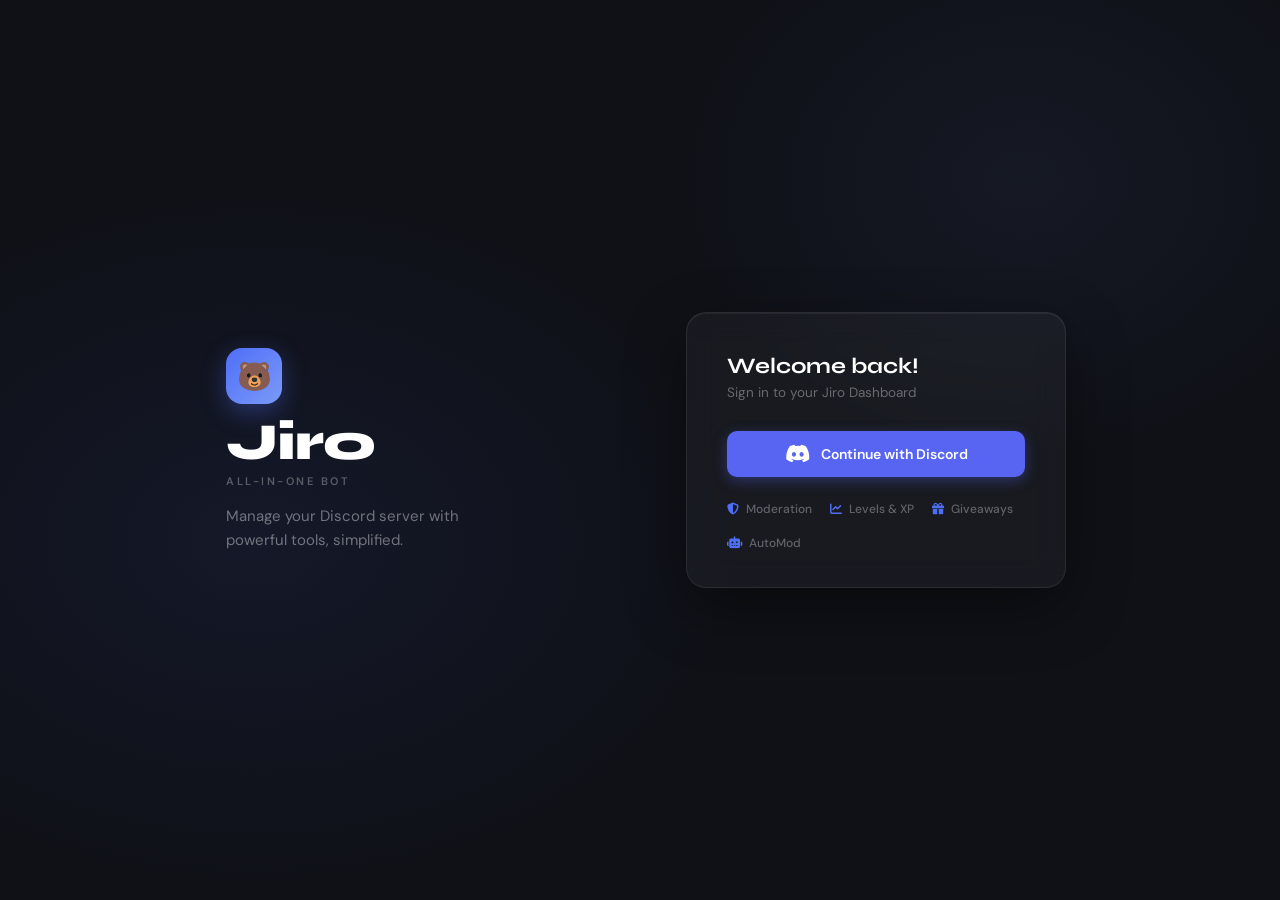
<file: index.html>
<!DOCTYPE html>
<html lang="en">
<head>
<meta charset="UTF-8"/>
<meta name="viewport" content="width=device-width, initial-scale=1.0"/>
<title>Jiro Dashboard</title>
<link rel="preconnect" href="https://fonts.googleapis.com"/>
<link rel="preconnect" href="https://fonts.gstatic.com" crossorigin/>
<link href="https://fonts.googleapis.com/css2?family=DM+Sans:ital,opsz,wght@0,9..40,400;0,9..40,500;0,9..40,600;0,9..40,700&family=Syne:wght@600;700;800&family=JetBrains+Mono:wght@400;500&display=swap" rel="stylesheet"/>
<link rel="stylesheet" href="https://cdnjs.cloudflare.com/ajax/libs/font-awesome/6.5.0/css/all.min.css"/>
<style>
  :root {
    --brand:         #4F6EF7;
    --brand-hover:   #3D5CE5;
    --brand-soft:    rgba(79,110,247,0.1);
    --brand-border:  rgba(79,110,247,0.2);
    --sidebar-bg:    #0F1117;
    --sidebar-w:     228px;
    --sidebar-sep:   rgba(255,255,255,0.06);
    --nav-txt:       rgba(255,255,255,0.48);
    --nav-hover:     rgba(255,255,255,0.82);
    --nav-active-bg: rgba(79,110,247,0.16);
    --nav-active:    #7B9AF8;
    --body-bg:       #F4F6FB;
    --card-bg:       #FFFFFF;
    --card-border:   #E8ECF4;
    --input-bg:      #F8FAFD;
    --text:          #0D1117;
    --text-soft:     #374151;
    --text-muted:    #8B95A9;
    --success:       #10B981;
    --success-soft:  rgba(16,185,129,0.1);
    --warn:          #F59E0B;
    --warn-soft:     rgba(245,158,11,0.1);
    --danger:        #EF4444;
    --danger-soft:   rgba(239,68,68,0.1);
    --purple:        #8B5CF6;
    --purple-soft:   rgba(139,92,246,0.1);
    --radius:        12px;
    --radius-sm:     8px;
    --radius-xs:     5px;
    --shadow:        0 1px 3px rgba(13,17,23,0.05),0 4px 12px rgba(13,17,23,0.04);
    --shadow-md:     0 4px 16px rgba(13,17,23,0.08),0 1px 3px rgba(13,17,23,0.04);
    --shadow-lg:     0 8px 32px rgba(13,17,23,0.1),0 2px 6px rgba(13,17,23,0.05);
  }
  *,*::before,*::after{box-sizing:border-box;margin:0;padding:0}
  html{scroll-behavior:smooth}
  body{font-family:'DM Sans',sans-serif;background:var(--body-bg);min-height:100vh;color:var(--text);overflow-x:hidden;-webkit-font-smoothing:antialiased}

  .bg-bubbles{display:none}

  #app{position:relative;z-index:1;min-height:100vh;display:flex}

  /* SIDEBAR */
  .sidebar{width:var(--sidebar-w);min-width:var(--sidebar-w);background:var(--sidebar-bg);border-right:1px solid var(--sidebar-sep);display:flex;flex-direction:column;padding:0 0 16px;overflow-y:auto;transition:transform .25s;scrollbar-width:none}
  .sidebar::-webkit-scrollbar{display:none}
  .sidebar-logo{padding:20px 18px 16px;display:flex;align-items:center;gap:10px;border-bottom:1px solid var(--sidebar-sep);margin-bottom:6px}
  .bear-icon{width:36px;height:36px;background:linear-gradient(135deg,var(--brand),#7B9AF8);border-radius:10px;display:flex;align-items:center;justify-content:center;font-size:18px;box-shadow:0 2px 8px rgba(79,110,247,0.4);flex-shrink:0}
  .logo-text{font-family:'Syne',sans-serif;font-size:18px;font-weight:800;color:#fff;line-height:1;letter-spacing:-0.3px}
  .logo-sub{font-size:10px;color:rgba(255,255,255,0.28);font-weight:500;letter-spacing:.8px;text-transform:uppercase;margin-top:2px}
  .sidebar-section{padding:18px 18px 5px;font-size:9.5px;font-weight:600;letter-spacing:1.4px;color:#3a4060;text-transform:uppercase}
  .nav-item{display:flex;align-items:center;gap:9px;padding:8px 12px;margin:1px 8px;border-radius:var(--radius-sm);cursor:pointer;font-size:13px;font-weight:500;color:var(--nav-txt);transition:all .15s;text-decoration:none}
  .nav-item:hover{background:rgba(255,255,255,0.05);color:var(--nav-hover)}
  .nav-item.active{background:var(--nav-active-bg);color:var(--nav-active)}
  .nav-item i{width:16px;text-align:center;font-size:12px;color:inherit;opacity:.7;transition:opacity .15s}
  .nav-item:hover i,.nav-item.active i{opacity:1}
  .nav-badge{margin-left:auto;background:var(--brand);color:#fff;font-size:10px;font-weight:700;padding:1px 6px;border-radius:10px;min-width:18px;text-align:center;font-family:'JetBrains Mono',monospace}
  .sidebar-user{margin-top:auto;padding:12px 14px 0;border-top:1px solid var(--sidebar-sep);display:flex;align-items:center;gap:8px}
  .sidebar-avatar{width:30px;height:30px;border-radius:50%;background:linear-gradient(135deg,#2a3a6e,#4F6EF7);display:flex;align-items:center;justify-content:center;font-size:11px;color:#fff;font-weight:700;overflow:hidden;flex-shrink:0;border:1.5px solid rgba(255,255,255,0.12)}
  .sidebar-avatar img{width:100%;height:100%;object-fit:cover}
  .sidebar-uname{font-size:12px;font-weight:600;color:rgba(255,255,255,0.8);line-height:1.2}
  .sidebar-tag{font-size:10px;color:rgba(255,255,255,0.28);margin-top:1px}
  .btn-logout{margin-left:auto;background:none;border:none;cursor:pointer;color:rgba(255,255,255,0.25);font-size:13px;transition:color .15s;padding:4px;border-radius:5px}
  .btn-logout:hover{color:var(--danger);background:var(--danger-soft)}

  /* MAIN */
  .main{flex:1;display:flex;flex-direction:column;min-width:0;background:var(--body-bg)}

  /* TOPBAR */
  .topbar{background:#fff;border-bottom:1px solid var(--card-border);padding:0 24px;height:56px;display:flex;align-items:center;gap:12px;position:sticky;top:0;z-index:10;box-shadow:0 1px 0 var(--card-border)}
  .topbar-title{font-family:'Syne',sans-serif;font-size:16px;font-weight:700;color:var(--text)}
  .topbar-sub{font-size:12px;color:var(--text-muted);font-weight:400;margin-left:4px}
  .topbar-guild{margin-left:auto;display:flex;align-items:center;gap:10px}
  .guild-icon{width:28px;height:28px;border-radius:7px;background:linear-gradient(135deg,var(--brand),#7B9AF8);display:flex;align-items:center;justify-content:center;color:#fff;font-weight:700;font-size:11px;overflow:hidden;flex-shrink:0}
  .guild-icon img{width:100%;height:100%;object-fit:cover}
  .guild-name{font-size:13px;font-weight:600;color:var(--text)}
  .guild-select{border:1px solid var(--card-border);border-radius:var(--radius-sm);padding:6px 10px;font-family:'DM Sans',sans-serif;font-size:13px;font-weight:500;background:var(--input-bg);color:var(--text);cursor:pointer;outline:none;transition:border-color .15s;box-shadow:var(--shadow)}
  .guild-select:focus{border-color:var(--brand)}

  /* CONTENT */
  .content{padding:24px 26px;flex:1}

  /* LOGIN */
  #login-page{position:fixed;inset:0;z-index:100;background:#0F1117;display:flex;align-items:center;justify-content:center;overflow:hidden}
  #login-page.hidden{display:none!important}
  #login-page::before{content:'';position:absolute;inset:0;pointer-events:none;background:radial-gradient(ellipse 700px 500px at 20% 60%,rgba(79,110,247,0.08) 0%,transparent 70%),radial-gradient(ellipse 500px 400px at 80% 20%,rgba(123,154,248,0.06) 0%,transparent 70%)}
  .login-bubbles{display:none}
  .login-layout{position:relative;z-index:2;display:flex;align-items:center;justify-content:center;width:100%;max-width:900px;padding:24px;gap:48px}
  .login-left{flex:1;display:flex;flex-direction:column;align-items:flex-start;justify-content:center;text-align:left;padding:0 0 0 12px;min-height:auto;position:static}
  .login-logo-wrap{position:static;transform:none;display:flex;flex-direction:column;align-items:flex-start;gap:12px;width:100%}
  .login-logo-icon{width:56px;height:56px;background:linear-gradient(135deg,var(--brand),#7B9AF8);border-radius:16px;display:flex;align-items:center;justify-content:center;font-size:28px;box-shadow:0 8px 24px rgba(79,110,247,0.35)}
  .login-brand-name{font-family:'Syne',sans-serif;font-size:52px;font-weight:800;color:#fff;line-height:1;letter-spacing:-1px}
  .login-brand-sub{font-size:11px;font-weight:600;letter-spacing:2.5px;color:rgba(255,255,255,0.3);text-transform:uppercase;margin-top:-6px}
  .login-brand-desc{font-size:15px;color:rgba(255,255,255,0.4);font-weight:400;line-height:1.6;margin-top:4px;max-width:320px}
  .login-bear-scene{display:none}
  .login-features{display:flex;gap:18px;margin-top:24px;flex-wrap:wrap}
  .login-feat{display:flex;align-items:center;gap:7px;font-size:12px;color:rgba(255,255,255,0.32);font-weight:500}
  .login-feat i{color:var(--brand);font-size:12px}
  .login-card{background:rgba(255,255,255,0.04);border:1px solid rgba(255,255,255,0.08);border-radius:20px;padding:40px 40px 36px;text-align:left;box-shadow:0 20px 60px rgba(0,0,0,0.4),inset 0 1px 0 rgba(255,255,255,0.06);width:380px;flex-shrink:0;backdrop-filter:blur(16px);animation:card-drop .5s cubic-bezier(.34,1.3,.64,1) both}
  @keyframes card-drop{from{transform:translateY(-16px);opacity:0}to{transform:none;opacity:1}}
  .login-title{font-family:'Syne',sans-serif;font-size:22px;font-weight:700;color:#fff;margin-bottom:4px}
  .login-sub{font-size:13.5px;color:rgba(255,255,255,0.35);font-weight:400;margin-bottom:28px;line-height:1.5}
  .btn-discord{display:flex;align-items:center;justify-content:center;gap:11px;background:#5865F2;color:#fff;padding:13px 20px;border-radius:10px;font-family:'DM Sans',sans-serif;font-size:14px;font-weight:600;cursor:pointer;border:none;transition:all .2s;box-shadow:0 4px 14px rgba(88,101,242,0.35);text-decoration:none;width:100%}
  .btn-discord:hover{background:#4752c4;transform:translateY(-1px);box-shadow:0 8px 24px rgba(88,101,242,0.45)}
  @media(max-width:820px){.login-layout{flex-direction:column;gap:24px;align-items:center}.login-left{align-items:center;text-align:center;padding:0}.login-logo-wrap{align-items:center}.login-brand-desc{text-align:center}.login-brand-name{font-size:38px}.login-card{width:100%;max-width:400px;padding:28px 22px}.login-features{justify-content:center}}

  /* CARDS */
  .card{background:var(--card-bg);border:1px solid var(--card-border);border-radius:var(--radius);padding:20px 22px;box-shadow:var(--shadow);transition:box-shadow .2s}
  .card:hover{box-shadow:var(--shadow-md)}
  .card-title{font-family:'Syne',sans-serif;font-size:14px;font-weight:700;color:var(--text);display:flex;align-items:center;gap:8px;margin-bottom:16px}
  .card-title i{color:var(--brand);font-size:13px}

  /* STAT GRID */
  .stat-grid{display:grid;grid-template-columns:repeat(auto-fill,minmax(148px,1fr));gap:12px;margin-bottom:20px}
  .stat-card{background:var(--card-bg);border:1px solid var(--card-border);border-radius:var(--radius);padding:16px 18px 14px;box-shadow:var(--shadow);display:flex;flex-direction:column;gap:2px;transition:transform .18s,box-shadow .18s;position:relative;overflow:hidden}
  .stat-card:hover{transform:translateY(-2px);box-shadow:var(--shadow-md)}
  .stat-icon{width:32px;height:32px;border-radius:var(--radius-sm);display:flex;align-items:center;justify-content:center;font-size:14px;margin-bottom:10px}
  .stat-label{font-size:10.5px;font-weight:600;color:var(--text-muted);text-transform:uppercase;letter-spacing:.7px}
  .stat-value{font-family:'Syne',sans-serif;font-size:26px;font-weight:700;color:var(--text);line-height:1.1;letter-spacing:-0.5px}
  .stat-sub{font-size:11px;color:var(--text-muted);font-weight:400;margin-top:2px}

  /* GRIDS */
  .grid-2{display:grid;grid-template-columns:1fr 1fr;gap:16px}
  .grid-3{display:grid;grid-template-columns:1fr 1fr 1fr;gap:16px}
  @media(max-width:900px){.grid-2,.grid-3{grid-template-columns:1fr}}

  /* TABLES */
  table{width:100%;border-collapse:collapse;font-size:13px}
  th{text-align:left;padding:9px 14px;font-size:10px;font-weight:600;color:var(--text-muted);text-transform:uppercase;letter-spacing:.8px;background:#F8FAFD;border-bottom:1px solid var(--card-border)}
  th:first-child{border-radius:var(--radius-xs) 0 0 0}th:last-child{border-radius:0 var(--radius-xs) 0 0}
  td{padding:11px 14px;border-bottom:1px solid #F4F6FB;font-weight:500;color:var(--text-soft)}
  tr:last-child td{border-bottom:none}
  tr:hover td{background:#FAFBFE}

  /* BADGES */
  .badge{display:inline-flex;align-items:center;gap:3px;padding:2px 8px;border-radius:4px;font-size:10.5px;font-weight:600;letter-spacing:.2px}
  .badge-green{background:var(--success-soft);color:#059669;border:1px solid rgba(16,185,129,0.2)}
  .badge-red{background:var(--danger-soft);color:#DC2626;border:1px solid rgba(239,68,68,0.2)}
  .badge-blue{background:var(--brand-soft);color:var(--brand);border:1px solid var(--brand-border)}
  .badge-warn{background:var(--warn-soft);color:#D97706;border:1px solid rgba(245,158,11,0.2)}
  .badge-gray{background:#F4F6FB;color:var(--text-muted);border:1px solid var(--card-border)}

  /* TOGGLES */
  .toggle-row{display:flex;align-items:center;justify-content:space-between;padding:13px 0;border-bottom:1px solid #F4F6FB}
  .toggle-row:last-child{border-bottom:none}
  .toggle-label{font-size:13.5px;font-weight:600;color:var(--text)}
  .toggle-desc{font-size:12px;color:var(--text-muted);font-weight:400;margin-top:2px}
  .toggle{position:relative;width:38px;height:21px;flex-shrink:0}
  .toggle input{opacity:0;width:0;height:0}
  .slider{position:absolute;inset:0;border-radius:21px;cursor:pointer;background:#E2E8F0;transition:.2s}
  .slider:before{content:'';position:absolute;width:15px;height:15px;left:3px;bottom:3px;border-radius:50%;background:#fff;transition:.2s;box-shadow:0 1px 3px rgba(0,0,0,0.15)}
  input:checked + .slider{background:var(--brand)}
  input:checked + .slider:before{transform:translateX(17px)}

  /* INPUTS */
  .input-group{margin-bottom:14px}
  .input-label{font-size:11px;font-weight:600;color:var(--text-muted);margin-bottom:5px;display:block;text-transform:uppercase;letter-spacing:.6px}
  .inp{width:100%;padding:9px 12px;border-radius:var(--radius-sm);border:1px solid var(--card-border);font-family:'DM Sans',sans-serif;font-size:13px;font-weight:400;background:var(--input-bg);color:var(--text);outline:none;transition:border-color .15s,box-shadow .15s}
  .inp:focus{border-color:var(--brand);box-shadow:0 0 0 3px rgba(79,110,247,0.1);background:#fff}
  select.inp{cursor:pointer}textarea.inp{resize:vertical;min-height:76px}

  /* BUTTONS */
  .btn{display:inline-flex;align-items:center;gap:6px;padding:8px 16px;border-radius:var(--radius-sm);font-family:'DM Sans',sans-serif;font-size:13px;font-weight:600;cursor:pointer;border:none;transition:all .15s;letter-spacing:.1px}
  .btn-primary{background:var(--brand);color:#fff;box-shadow:0 1px 3px rgba(79,110,247,0.3)}
  .btn-primary:hover{background:var(--brand-hover);transform:translateY(-1px);box-shadow:0 4px 12px rgba(79,110,247,0.4)}
  .btn-danger{background:var(--danger);color:#fff;box-shadow:0 1px 3px rgba(239,68,68,0.25)}
  .btn-danger:hover{background:#DC2626;transform:translateY(-1px)}
  .btn-ghost{background:var(--input-bg);color:var(--text-soft);border:1px solid var(--card-border)}
  .btn-ghost:hover{background:#EEF1F8;color:var(--text)}
  .btn-sm{padding:5px 12px;font-size:11.5px}
  .btn-success{background:var(--success);color:#fff;box-shadow:0 1px 3px rgba(16,185,129,0.25)}
  .btn-success:hover{background:#059669;transform:translateY(-1px)}

  /* PAGES */
  .page{display:none}.page.active{display:block}
  .section-header{display:flex;align-items:center;justify-content:space-between;margin-bottom:18px}
  .section-title{font-family:'Syne',sans-serif;font-size:19px;font-weight:700;color:var(--text);display:flex;align-items:center;gap:9px}
  .section-title i{color:var(--brand);font-size:17px}

  /* LEADERBOARD */
  .lb-row{display:flex;align-items:center;gap:11px;padding:10px 0;border-bottom:1px solid #F4F6FB}
  .lb-row:last-child{border-bottom:none}
  .lb-rank{width:24px;height:24px;border-radius:50%;display:flex;align-items:center;justify-content:center;font-size:10px;font-weight:700;flex-shrink:0}
  .lb-rank.gold{background:linear-gradient(135deg,#FBBF24,#F59E0B);color:#fff}
  .lb-rank.silver{background:linear-gradient(135deg,#94A3B8,#64748B);color:#fff}
  .lb-rank.bronze{background:linear-gradient(135deg,#D97706,#92400E);color:#fff}
  .lb-rank.other{background:#F4F6FB;color:var(--text-muted)}
  .lb-avatar{width:30px;height:30px;border-radius:50%;background:var(--brand-soft);display:flex;align-items:center;justify-content:center;font-weight:700;font-size:11px;color:var(--brand);flex-shrink:0}
  .lb-name{font-size:13px;font-weight:600;color:var(--text)}.lb-xp{font-size:11px;color:var(--text-muted);font-weight:400}
  .lb-bar-wrap{flex:1;height:4px;background:#F4F6FB;border-radius:2px;margin:0 8px}
  .lb-bar{height:100%;border-radius:2px;background:var(--brand)}
  .lb-level{font-family:'Syne',sans-serif;font-size:12px;font-weight:700;color:var(--brand);flex-shrink:0}

  /* WARN */
  .warn-item{display:flex;align-items:flex-start;gap:11px;padding:11px 0;border-bottom:1px solid #F4F6FB}
  .warn-icon{width:30px;height:30px;border-radius:var(--radius-sm);background:var(--danger-soft);display:flex;align-items:center;justify-content:center;color:var(--danger);font-size:12px;flex-shrink:0;margin-top:1px}
  .warn-user{font-size:13px;font-weight:600;color:var(--text)}.warn-reason{font-size:12px;color:var(--text-soft);font-weight:400;margin-top:2px}
  .warn-meta{font-size:11px;color:var(--text-muted);font-weight:400;margin-top:3px}

  /* GIVEAWAY */
  .giveaway-card{background:var(--input-bg);border:1px solid var(--card-border);border-radius:var(--radius-sm);padding:14px 16px;margin-bottom:8px;transition:border-color .15s,box-shadow .15s}
  .giveaway-card:hover{border-color:var(--brand);box-shadow:0 0 0 3px var(--brand-soft)}
  .giveaway-prize{font-family:'Syne',sans-serif;font-size:14px;font-weight:700;color:var(--text)}
  .giveaway-meta{font-size:12px;color:var(--text-soft);font-weight:400;margin-top:3px}
  .giveaway-footer{display:flex;align-items:center;justify-content:space-between;margin-top:10px}

  /* LOGS */
  .log-item{display:flex;align-items:center;gap:10px;padding:8px 0;border-bottom:1px solid #F8FAFD;font-size:13px}
  .log-dot{width:6px;height:6px;border-radius:50%;flex-shrink:0}
  .log-dot.ban{background:var(--danger)}.log-dot.kick{background:var(--warn)}.log-dot.join{background:var(--success)}.log-dot.leave{background:var(--text-muted)}.log-dot.warn{background:var(--warn)}.log-dot.mute{background:var(--purple)}.log-dot.edit{background:var(--brand)}
  .log-time{font-size:10.5px;color:var(--text-muted);font-weight:500;flex-shrink:0;min-width:42px;font-family:'JetBrains Mono',monospace}
  .log-text{color:var(--text-soft);font-weight:400}.log-text strong{color:var(--text);font-weight:600}

  /* QUICK ACTIONS */
  .action-grid{display:grid;grid-template-columns:repeat(auto-fill,minmax(108px,1fr));gap:8px}
  .action-btn{background:var(--input-bg);border:1px solid var(--card-border);border-radius:var(--radius-sm);padding:14px 10px;display:flex;flex-direction:column;align-items:center;gap:6px;cursor:pointer;transition:all .15s;text-align:center;font-size:12px;font-weight:500;color:var(--text-muted)}
  .action-btn:hover{background:var(--brand-soft);border-color:var(--brand-border);color:var(--brand);transform:translateY(-2px);box-shadow:var(--shadow-md)}
  .action-btn i{font-size:18px;color:var(--brand)}

  /* MODAL */
  .modal-backdrop{position:fixed;inset:0;background:rgba(13,17,23,0.45);backdrop-filter:blur(4px);z-index:200;display:flex;align-items:center;justify-content:center;opacity:0;pointer-events:none;transition:opacity .2s}
  .modal-backdrop.open{opacity:1;pointer-events:all}
  .modal{background:#fff;border:1px solid var(--card-border);border-radius:16px;padding:26px;max-width:460px;width:92%;box-shadow:var(--shadow-md);transform:scale(.96) translateY(6px);transition:transform .2s cubic-bezier(.34,1.2,.64,1)}
  .modal-backdrop.open .modal{transform:scale(1) translateY(0)}
  .modal-title{font-family:'Syne',sans-serif;font-size:16px;font-weight:700;color:var(--text);margin-bottom:18px}
  .modal-close{float:right;cursor:pointer;color:var(--text-muted);background:var(--input-bg);border:none;font-size:12px;width:26px;height:26px;border-radius:6px;display:inline-flex;align-items:center;justify-content:center;margin-top:-2px;transition:all .15s}
  .modal-close:hover{background:var(--danger-soft);color:var(--danger)}

  /* TOAST */
  .toast-container{position:fixed;bottom:20px;right:20px;z-index:999;display:flex;flex-direction:column;gap:8px}
  .toast{background:#0F1117;border:1px solid rgba(255,255,255,0.08);border-radius:10px;padding:10px 16px;display:flex;align-items:center;gap:10px;box-shadow:0 8px 24px rgba(0,0,0,0.3);font-size:13px;font-weight:500;color:rgba(255,255,255,0.9);animation:toast-in .22s ease both;min-width:200px}
  @keyframes toast-in{from{transform:translateX(40px) scale(.95);opacity:0}to{transform:none;opacity:1}}
  .toast i{font-size:14px}.toast.success i{color:var(--success)}.toast.error i{color:var(--danger)}.toast.info i{color:var(--brand)}

  /* SPINNER */
  .spinner{width:26px;height:26px;border:2px solid var(--card-border);border-top-color:var(--brand);border-radius:50%;animation:spin .55s linear infinite;margin:32px auto}
  @keyframes spin{to{transform:rotate(360deg)}}
  .loading-text{text-align:center;color:var(--text-muted);font-weight:500;font-size:13px;margin-top:6px}
  .empty{text-align:center;padding:32px 20px;color:var(--text-muted)}
  .empty i{font-size:30px;margin-bottom:8px;color:#D1D8E8;display:block}
  .empty p{font-size:13px;font-weight:500}

  /* UTILS */
  .divider{height:1px;background:var(--card-border);margin:12px 0}
  .flex-center{display:flex;align-items:center}.gap-8{gap:8px}.ml-auto{margin-left:auto}.mt-4{margin-top:16px}
  .progress-wrap{height:6px;background:#F4F6FB;border-radius:3px;overflow:hidden}
  .progress-bar{height:100%;border-radius:3px;background:var(--brand);transition:width .5s ease}

  /* MOBILE */
  .menu-toggle{display:none;background:none;border:none;font-size:17px;color:var(--text-soft);cursor:pointer;margin-right:4px;padding:4px}
  @media(max-width:900px){
    .menu-toggle{display:block}
    .sidebar{position:fixed;left:0;top:0;height:100%;z-index:51;transform:translateX(-100%);transition:transform .25s cubic-bezier(.4,0,.2,1)}
    .sidebar.open{transform:translateX(0);box-shadow:4px 0 30px rgba(0,0,0,0.3)}
    .content{padding:16px 14px}.topbar{padding:0 14px}
  }

  /* PILL TABS */
  .pill-tabs{display:flex;gap:4px;margin-bottom:16px;flex-wrap:wrap}
  .pill-tab{padding:5px 13px;border-radius:20px;font-size:12px;font-weight:500;cursor:pointer;border:1px solid var(--card-border);background:#fff;color:var(--text-muted);transition:all .15s}
  .pill-tab.active{background:var(--brand);color:#fff;border-color:var(--brand)}
  .pill-tab:hover:not(.active){background:var(--input-bg);color:var(--text)}

  /* XP / SHOP */
  .xp-bar-outer{height:6px;background:#F4F6FB;border-radius:3px;overflow:hidden;margin:5px 0}
  .xp-bar-inner{height:100%;border-radius:3px;background:var(--brand)}
  .shopitem{background:var(--input-bg);border:1px solid var(--card-border);border-radius:var(--radius-sm);padding:11px 14px;display:flex;align-items:center;gap:11px;margin-bottom:7px;transition:border-color .15s}
  .shopitem:hover{border-color:var(--brand)}
  .shopitem-icon{width:36px;height:36px;border-radius:var(--radius-sm);background:var(--brand-soft);display:flex;align-items:center;justify-content:center;font-size:15px;flex-shrink:0}
  .shopitem-name{font-size:13px;font-weight:600;color:var(--text)}.shopitem-cost{font-size:11.5px;color:var(--text-muted);font-weight:400}
  .coin-icon{color:var(--warn)}
</style>
</head>
<body>

<!-- Floating bubbles -->
<div class="bg-bubbles" id="bubbles"></div>

<!-- Toast container -->
<div class="toast-container" id="toasts"></div>

<!-- Modal -->
<div class="modal-backdrop" id="modal">
  <div class="modal">
    <button class="modal-close" onclick="closeModal()"><i class="fa fa-times"></i></button>
    <div class="modal-title" id="modal-title">Action</div>
    <div id="modal-body"></div>
  </div>
</div>

<!-- LOGIN PAGE -->
<div id="login-page">
  <!-- Floating bubbles -->
  <div class="login-bubbles" id="login-bubbles-el"></div>

  <div class="login-layout">
    <!-- Left: Branding + Bear on clouds -->
    <div class="login-left">
      <div class="login-logo-wrap">
        <div class="login-logo-icon">🐻</div>
        <div class="login-brand-name">Jiro</div>
        <div class="login-brand-sub">All-in-one bot</div>
        <div class="login-brand-desc">Manage your Discord server with<br/>powerful tools, simplified.</div>
      </div>
      <div class="login-bear-scene">
        <div class="cloud-left"></div>
        <div class="cloud-right"></div>
        <div class="cloud-base"></div>
        <div class="bear-on-cloud">🐻</div>
      </div>
    </div>

    <!-- Right: Sign-in card -->
    <div class="login-card">
      <div class="login-title">Welcome back!</div>
      <div class="login-sub">Sign in to your Jiro Dashboard</div>

      <a id="login-btn" class="btn-discord" href="#">
        <i class="fab fa-discord" style="font-size:20px"></i> Continue with Discord
      </a>

      <div class="login-features">
        <div class="login-feat"><i class="fa fa-shield-halved"></i> Moderation</div>
        <div class="login-feat"><i class="fa fa-chart-line"></i> Levels & XP</div>
        <div class="login-feat"><i class="fa fa-gift"></i> Giveaways</div>
        <div class="login-feat"><i class="fa fa-robot"></i> AutoMod</div>
      </div>
    </div>
  </div>
</div>

<!-- MAIN APP -->
<div id="app" style="display:none">
  <div id="sidebar-overlay" onclick="closeSidebar()" style="display:none;position:fixed;inset:0;background:rgba(0,0,0,0.5);z-index:50;backdrop-filter:blur(2px);transition:opacity .25s"></div>
  <!-- Sidebar -->
  <aside class="sidebar" id="sidebar">
    <div class="sidebar-logo">
      <div class="bear-icon">🐻</div>
      <div>
        <div class="logo-text">Jiro</div>
        <div class="logo-sub">Dashboard</div>
      </div>
    </div>

    <div class="sidebar-section">Overview</div>
    <a class="nav-item active" onclick="showPage('overview')"><i class="fa fa-house"></i> Overview</a>
    <a class="nav-item" onclick="showPage('logs')"><i class="fa fa-scroll"></i> Audit Logs <span class="nav-badge" id="log-badge">0</span></a>

    <div class="sidebar-section">Moderation</div>
    <a class="nav-item" onclick="showPage('moderation')"><i class="fa fa-gavel"></i> Moderation</a>
    <a class="nav-item" onclick="showPage('warnings')"><i class="fa fa-triangle-exclamation"></i> Warnings</a>
    <a class="nav-item" onclick="showPage('automod')"><i class="fa fa-robot"></i> AutoMod</a>
    <a class="nav-item" onclick="showPage('altdetect')"><i class="fa fa-user-secret"></i> Alt Detect</a>
    <a class="nav-item" onclick="showPage('antiraid')"><i class="fa fa-shield-halved"></i> Anti-Raid</a>

    <div class="sidebar-section">Community</div>
    <a class="nav-item" onclick="showPage('levels')"><i class="fa fa-star"></i> Levels & XP</a>
    <a class="nav-item" onclick="showPage('giveaways')"><i class="fa fa-gift"></i> Giveaways</a>
    <a class="nav-item" onclick="showPage('welcome')"><i class="fa fa-door-open"></i> Welcome</a>
    <a class="nav-item" onclick="showPage('roles')"><i class="fa fa-tags"></i> Roles</a>
    <a class="nav-item" onclick="showPage('economy')"><i class="fa fa-coins"></i> Economy</a>

    <div class="sidebar-section">Config</div>
    <a class="nav-item" onclick="showPage('autoresponder')"><i class="fa fa-comment-dots"></i> Auto-Responder</a>
    <a class="nav-item" onclick="showPage('notes')"><i class="fa fa-note-sticky"></i> Staff Notes</a>
    <a class="nav-item" onclick="showPage('prefix')"><i class="fa fa-terminal"></i> Prefix</a>

    <div class="sidebar-user">
      <div class="sidebar-avatar" id="sb-avatar"></div>
      <div>
        <div class="sidebar-uname" id="sb-uname">Loading…</div>
        <div class="sidebar-tag" id="sb-tag"></div>
      </div>
      <button class="btn-logout" onclick="logout()" title="Logout"><i class="fa fa-right-from-bracket"></i></button>
    </div>
  </aside>

  <!-- Main -->
  <div class="main">
    <div class="topbar">
      <button class="menu-toggle" onclick="toggleSidebar()"><i class="fa fa-bars"></i></button>
      <div>
        <span class="topbar-title" id="page-title">Overview</span>
        <span class="topbar-sub" id="page-sub"></span>
      </div>
      <div class="topbar-guild">
        <div class="guild-icon" id="guild-icon-el"></div>
        <div>
          <div class="guild-name" id="guild-name-el">No server</div>
        </div>
        <select class="guild-select" id="guild-select" onchange="switchGuild(this.value)">
          <option value="">Select server…</option>
        </select>
      </div>
    </div>

    <div class="content" id="content">
      <!-- OVERVIEW -->
      <div class="page active" id="page-overview">
        <div class="stat-grid" id="stat-grid">
          <div class="stat-card"><div class="stat-icon" style="background:rgba(91,168,245,0.15)"><i class="fa fa-users" style="color:var(--brand)"></i></div><div class="stat-label">Members</div><div class="stat-value" id="stat-members">—</div></div>
          <div class="stat-card"><div class="stat-icon" style="background:rgba(75,207,138,0.15)"><i class="fa fa-circle-check" style="color:var(--success)"></i></div><div class="stat-label">Online</div><div class="stat-value" id="stat-online">—</div></div>
          <div class="stat-card"><div class="stat-icon" style="background:rgba(224,92,106,0.15)"><i class="fa fa-triangle-exclamation" style="color:var(--danger)"></i></div><div class="stat-label">Warnings Today</div><div class="stat-value" id="stat-warns">—</div></div>
          <div class="stat-card"><div class="stat-icon" style="background:rgba(245,158,66,0.15)"><i class="fa fa-gift" style="color:var(--warn)"></i></div><div class="stat-label">Active Giveaways</div><div class="stat-value" id="stat-giveaways">—</div></div>
          <div class="stat-card"><div class="stat-icon" style="background:rgba(155,89,182,0.15)"><i class="fa fa-star" style="color:#9b59b6"></i></div><div class="stat-label">Actions Today</div><div class="stat-value" id="stat-messages">—</div></div>
          <div class="stat-card"><div class="stat-icon" style="background:rgba(91,168,245,0.15)"><i class="fa fa-coins" style="color:var(--brand)"></i></div><div class="stat-label">NixCoins Circulating</div><div class="stat-value" id="stat-coins">—</div></div>
        </div>

        <div class="grid-2">
          <div class="card">
            <div class="card-title"><i class="fa fa-scroll"></i> Recent Logs</div>
            <div id="ov-logs"><div class="spinner"></div></div>
          </div>
          <div class="card">
            <div class="card-title"><i class="fa fa-bolt"></i> Quick Actions</div>
            <div class="action-grid">
              <div class="action-btn" onclick="openBanModal()"><i class="fa fa-ban"></i> Ban User</div>
              <div class="action-btn" onclick="openKickModal()"><i class="fa fa-user-slash"></i> Kick User</div>
              <div class="action-btn" onclick="openMuteModal()"><i class="fa fa-microphone-slash"></i> Mute User</div>
              <div class="action-btn" onclick="openWarnModal()"><i class="fa fa-triangle-exclamation"></i> Warn User</div>
              <div class="action-btn" onclick="openPurgeModal()"><i class="fa fa-trash"></i> Purge Msgs</div>
              <div class="action-btn" onclick="openGiveawayModal()"><i class="fa fa-gift"></i> New Giveaway</div>
              <div class="action-btn" onclick="openSayModal()"><i class="fa fa-comment"></i> Say (Bot)</div>
            </div>
          </div>
        </div>

        <div class="grid-2 mt-4">
          <div class="card">
            <div class="card-title"><i class="fa fa-trophy"></i> Top Members (XP)</div>
            <div id="ov-leaderboard"><div class="spinner"></div></div>
          </div>
          <div class="card">
            <div class="card-title"><i class="fa fa-gift"></i> Active Giveaways</div>
            <div id="ov-giveaways"><div class="spinner"></div></div>
          </div>
        </div>
      </div>

      <!-- LOGS -->
      <div class="page" id="page-logs">
        <div class="section-header">
          <div class="section-title"><i class="fa fa-scroll"></i> Audit Logs</div>
          <div style="display:flex;gap:8px">
            <input type="text" class="inp" id="log-search" placeholder="Search logs…" style="max-width:200px" oninput="filterLogsLive()">
            <select class="inp" style="width:auto" id="log-filter" onchange="loadLogs()">
              <option value="">All Events</option>
              <option value="ban">Bans</option>
              <option value="kick">Kicks</option>
              <option value="mute">Mutes</option>
              <option value="warn">Warnings</option>
              <option value="join">Joins</option>
              <option value="leave">Leaves</option>
            </select>
            <button class="btn btn-ghost btn-sm" onclick="loadLogs()"><i class="fa fa-rotate"></i> Refresh</button>
          </div>
        </div>
        <div class="card">
          <div id="logs-table"><div class="spinner"></div></div>
        </div>
      </div>

      <!-- MODERATION -->
      <div class="page" id="page-moderation">
        <div class="section-header">
          <div class="section-title"><i class="fa fa-gavel"></i> Moderation</div>
          <button class="btn btn-primary btn-sm" onclick="openBanModal()"><i class="fa fa-plus"></i> New Action</button>
        </div>
        <div class="grid-2">
          <div class="card">
            <div class="card-title"><i class="fa fa-gavel"></i> Mod Settings</div>
            <div class="toggle-row"><div><div class="toggle-label">Log Bans</div><div class="toggle-desc">Post ban events to log channel</div></div><label class="toggle"><input type="checkbox" id="tog-log-bans" onchange="saveSetting('log_bans',this.checked)" checked><span class="slider"></span></label></div>
            <div class="toggle-row"><div><div class="toggle-label">Log Kicks</div><div class="toggle-desc">Post kick events to log channel</div></div><label class="toggle"><input type="checkbox" id="tog-log-kicks" onchange="saveSetting('log_kicks',this.checked)" checked><span class="slider"></span></label></div>
            <div class="toggle-row"><div><div class="toggle-label">DM on Punishment</div><div class="toggle-desc">DM the user when moderated</div></div><label class="toggle"><input type="checkbox" id="tog-dm-punish" onchange="saveSetting('dm_on_punish',this.checked)" checked><span class="slider"></span></label></div>
            <div class="toggle-row"><div><div class="toggle-label">Delete Message on Ban</div><div class="toggle-desc">Delete last 7 days of messages</div></div><label class="toggle"><input type="checkbox" id="tog-del-msgs" onchange="saveSetting('delete_msgs_on_ban',this.checked)"><span class="slider"></span></label></div>
          </div>
          <div class="card">
            <div class="card-title"><i class="fa fa-scale-balanced"></i> Warn Thresholds</div>
            <div class="input-group"><label class="input-label">Mute at (warnings)</label><input type="number" class="inp" id="mute-at" value="3" min="1"></div>
            <div class="input-group"><label class="input-label">Mute Duration (hours)</label><input type="number" class="inp" id="mute-hrs" value="1" min="1"></div>
            <div class="input-group"><label class="input-label">Kick at (warnings)</label><input type="number" class="inp" id="kick-at" value="5" min="1"></div>
            <div class="input-group"><label class="input-label">Ban at (warnings)</label><input type="number" class="inp" id="ban-at" value="10" min="1"></div>
            <button class="btn btn-primary" onclick="saveWarnThresholds()"><i class="fa fa-floppy-disk"></i> Save</button>
          </div>
        </div>
        <div class="card mt-4">
          <div class="card-title" style="justify-content:space-between">
            <span><i class="fa fa-clock-rotate-left"></i> Recent Actions</span>
            <input type="text" class="inp" id="mod-search" placeholder="Search by user ID or action…" style="max-width:250px;font-size:12px" oninput="filterModLive()">
          </div>
          <div id="mod-recent"><div class="spinner"></div></div>
        </div>
      </div>

      <!-- WARNINGS -->
      <div class="page" id="page-warnings">
        <div class="section-header">
          <div class="section-title"><i class="fa fa-triangle-exclamation"></i> Warnings</div>
          <button class="btn btn-primary btn-sm" onclick="openWarnModal()"><i class="fa fa-plus"></i> Add Warning</button>
        </div>
        <div class="card">
          <div style="display:flex;gap:10px;margin-bottom:14px">
            <input type="text" class="inp" id="warn-search" placeholder="Search by user ID or name…" style="max-width:300px">
            <button class="btn btn-ghost btn-sm" onclick="searchWarnings()"><i class="fa fa-magnifying-glass"></i> Search</button>
          </div>
          <div id="warnings-list"><div class="spinner"></div></div>
        </div>
      </div>

      <!-- AUTOMOD -->
      <div class="page" id="page-automod">
        <div class="section-header"><div class="section-title"><i class="fa fa-robot"></i> AutoMod</div></div>
        <div class="grid-2">
          <div class="card">
            <div class="card-title"><i class="fa fa-sliders"></i> AutoMod Settings</div>
            <div class="toggle-row"><div><div class="toggle-label">Anti-Spam</div><div class="toggle-desc">Block repeated messages</div></div><label class="toggle"><input type="checkbox" id="tog-antispam" onchange="saveSetting('automod_antispam',this.checked)" checked><span class="slider"></span></label></div>
            <div class="toggle-row"><div><div class="toggle-label">Block Invite Links</div><div class="toggle-desc">Remove discord.gg invites</div></div><label class="toggle"><input type="checkbox" id="tog-antilink" onchange="saveSetting('automod_antilink',this.checked)" checked><span class="slider"></span></label></div>
            <div class="toggle-row"><div><div class="toggle-label">Block All Links</div><div class="toggle-desc">Remove all external URLs</div></div><label class="toggle"><input type="checkbox" id="tog-alllinks" onchange="saveSetting('automod_alllinks',this.checked)"><span class="slider"></span></label></div>
            <div class="toggle-row"><div><div class="toggle-label">Caps Filter</div><div class="toggle-desc">Block excessive caps (>70%)</div></div><label class="toggle"><input type="checkbox" id="tog-caps" onchange="saveSetting('automod_caps',this.checked)"><span class="slider"></span></label></div>
            <div class="toggle-row"><div><div class="toggle-label">Bad Word Filter</div><div class="toggle-desc">Remove messages with banned words</div></div><label class="toggle"><input type="checkbox" id="tog-badwords" onchange="saveSetting('automod_badwords',this.checked)" checked><span class="slider"></span></label></div>
          </div>
          <div class="card">
            <div class="card-title"><i class="fa fa-list"></i> Banned Words</div>
            <div id="badwords-list" style="min-height:60px;margin-bottom:12px;display:flex;flex-wrap:wrap;gap:6px"></div>
            <div style="display:flex;gap:8px">
              <input type="text" class="inp" id="new-badword" placeholder="Add word…">
              <button class="btn btn-primary btn-sm" onclick="addBadWord()"><i class="fa fa-plus"></i></button>
            </div>
            <div class="divider"></div>
            <div class="input-group"><label class="input-label">Spam Threshold (msgs/10s)</label><input type="number" class="inp" id="spam-thresh" value="5" min="2"></div>
            <button class="btn btn-primary btn-sm" onclick="saveAutomodSettings()"><i class="fa fa-floppy-disk"></i> Save</button>
          </div>
        </div>
      </div>

      <!-- ALT DETECT -->
      <div class="page" id="page-altdetect">
        <div class="section-header"><div class="section-title"><i class="fa fa-user-secret"></i> Alt Detection</div></div>
        <div class="card" style="max-width:560px">
          <div class="card-title"><i class="fa fa-sliders"></i> Alt Detect Settings</div>
          <div class="toggle-row"><div><div class="toggle-label">Enable Alt Detection</div><div class="toggle-desc">Check account age on join</div></div><label class="toggle"><input type="checkbox" id="tog-altdetect" onchange="saveSetting('altdetect_enabled',this.checked)" checked><span class="slider"></span></label></div>
          <div class="divider"></div>
          <div class="input-group"><label class="input-label">Minimum Account Age (days)</label><input type="number" class="inp" id="alt-min-days" value="7" min="0"></div>
          <div class="input-group"><label class="input-label">Action on Detection</label>
            <select class="inp" id="alt-action">
              <option value="flag">Flag Only (send alert)</option>
              <option value="kick">Kick</option>
              <option value="ban">Ban</option>
            </select>
          </div>
          <div class="input-group"><label class="input-label">Alert Channel ID</label><input type="text" class="inp" id="alt-channel" placeholder="Channel ID…"></div>
          <button class="btn btn-primary" onclick="saveAltDetect()"><i class="fa fa-floppy-disk"></i> Save Settings</button>
        </div>
      </div>

      <!-- ANTI-RAID -->
      <div class="page" id="page-antiraid">
        <div class="section-header">
          <div class="section-title"><i class="fa fa-shield-halved"></i> Anti-Raid</div>
          <div id="raid-mode-badge"></div>
        </div>
        <div class="grid-2">
          <div class="card">
            <div class="card-title"><i class="fa fa-sliders"></i> Raid Settings</div>
            <div class="toggle-row"><div><div class="toggle-label">Auto Raid Detection</div><div class="toggle-desc">Trigger raid mode automatically</div></div><label class="toggle"><input type="checkbox" id="tog-autoraid" onchange="saveSetting('autoraid_enabled',this.checked)" checked><span class="slider"></span></label></div>
            <div class="divider"></div>
            <div class="input-group"><label class="input-label">Join Threshold</label><input type="number" class="inp" id="raid-thresh" value="8" min="2"></div>
            <div class="input-group"><label class="input-label">Window (seconds)</label><input type="number" class="inp" id="raid-window" value="10" min="5"></div>
            <div class="input-group"><label class="input-label">Action</label>
              <select class="inp" id="raid-action">
                <option value="kick">Kick</option>
                <option value="ban">Ban</option>
              </select>
            </div>
            <button class="btn btn-primary" onclick="saveAntiRaid()"><i class="fa fa-floppy-disk"></i> Save</button>
          </div>
          <div class="card">
            <div class="card-title"><i class="fa fa-comment-slash"></i> Mention Spam</div>
            <div class="input-group"><label class="input-label">Max Mentions per Message</label><input type="number" class="inp" id="mention-limit" value="5" min="2"></div>
            <div class="input-group"><label class="input-label">Mute Duration (minutes)</label><input type="number" class="inp" id="mention-mute" value="10" min="1"></div>
            <button class="btn btn-primary" onclick="saveMentionSpam()"><i class="fa fa-floppy-disk"></i> Save</button>
          </div>
        </div>
      </div>

      <!-- LEVELS -->
      <div class="page" id="page-levels">
        <div class="section-header"><div class="section-title"><i class="fa fa-star"></i> Levels & XP</div></div>
        <div class="grid-2">
          <div class="card">
            <div class="card-title"><i class="fa fa-sliders"></i> XP Settings</div>
            <div class="toggle-row"><div><div class="toggle-label">XP Enabled</div><div class="toggle-desc">Users earn XP from messages</div></div><label class="toggle"><input type="checkbox" id="tog-xp" onchange="saveSetting('xp_enabled',this.checked)" checked><span class="slider"></span></label></div>
            <div class="toggle-row"><div><div class="toggle-label">Level-Up Announcements</div><div class="toggle-desc">Post in channel on level up</div></div><label class="toggle"><input type="checkbox" id="tog-lvlann" onchange="saveSetting('levelup_announce',this.checked)" checked><span class="slider"></span></label></div>
            <div class="divider"></div>
            <div class="input-group"><label class="input-label">XP Cooldown (seconds)</label><input type="number" class="inp" id="xp-cooldown" value="60" min="5"></div>
            <div class="input-group"><label class="input-label">Min XP per Message</label><input type="number" class="inp" id="xp-min" value="15" min="1"></div>
            <div class="input-group"><label class="input-label">Max XP per Message</label><input type="number" class="inp" id="xp-max" value="25" min="1"></div>
            <button class="btn btn-primary" onclick="saveLevelSettings()"><i class="fa fa-floppy-disk"></i> Save</button>
          </div>
          <div class="card">
            <div class="card-title"><i class="fa fa-trophy"></i> Leaderboard</div>
            <div id="leaderboard-list"><div class="spinner"></div></div>
          </div>
        </div>
      </div>

      <!-- GIVEAWAYS -->
      <div class="page" id="page-giveaways">
        <div class="section-header">
          <div class="section-title"><i class="fa fa-gift"></i> Giveaways</div>
          <button class="btn btn-primary btn-sm" onclick="openGiveawayModal()"><i class="fa fa-plus"></i> New Giveaway</button>
        </div>
        <div class="card">
          <div class="card-title"><i class="fa fa-hourglass-half"></i> Active Giveaways</div>
          <div id="giveaways-active"><div class="spinner"></div></div>
        </div>
        <div class="card mt-4">
          <div class="card-title"><i class="fa fa-check-circle"></i> Ended Giveaways</div>
          <div id="giveaways-ended"><div class="spinner"></div></div>
        </div>
      </div>

      <!-- WELCOME -->
      <div class="page" id="page-welcome">
        <div class="section-header"><div class="section-title"><i class="fa fa-door-open"></i> Welcome & Leave</div></div>
        <div class="grid-2">
          <div class="card">
            <div class="card-title"><i class="fa fa-door-open"></i> Welcome Message</div>
            <div class="toggle-row"><div><div class="toggle-label">Enable Welcome</div></div><label class="toggle"><input type="checkbox" id="tog-welcome" onchange="saveSetting('welcome_enabled',this.checked)" checked><span class="slider"></span></label></div>
            <div class="input-group" style="margin-top:12px"><label class="input-label">Welcome Channel ID</label><input type="text" class="inp" id="welcome-ch" placeholder="Channel ID…"></div>
            <div class="input-group"><label class="input-label">Message Template</label><textarea class="inp" id="welcome-msg" rows="3" placeholder="Welcome {user} to {server}! You are member #{count}!"></textarea></div>
            <div style="font-size:11px;color:var(--text-muted);margin-bottom:10px;font-weight:700">Variables: {user} {username} {server} {count}</div>
            <button class="btn btn-primary" onclick="saveWelcome()"><i class="fa fa-floppy-disk"></i> Save</button>
          </div>
          <div class="card">
            <div class="card-title"><i class="fa fa-right-from-bracket"></i> Leave Message</div>
            <div class="toggle-row"><div><div class="toggle-label">Enable Leave</div></div><label class="toggle"><input type="checkbox" id="tog-leave" onchange="saveSetting('leave_enabled',this.checked)"><span class="slider"></span></label></div>
            <div class="input-group" style="margin-top:12px"><label class="input-label">Leave Channel ID</label><input type="text" class="inp" id="leave-ch" placeholder="Channel ID…"></div>
            <div class="input-group"><label class="input-label">Message Template</label><textarea class="inp" id="leave-msg" rows="3" placeholder="Goodbye {username}, we'll miss you!"></textarea></div>
            <div class="divider"></div>
            <div class="card-title" style="margin-bottom:12px"><i class="fa fa-shield-halved"></i> Auto-Role on Join</div>
            <div class="input-group"><label class="input-label">Auto-Role ID</label><input type="text" class="inp" id="autorole-id" placeholder="Role ID…"></div>
            <button class="btn btn-primary" onclick="saveLeave()"><i class="fa fa-floppy-disk"></i> Save</button>
          </div>
        </div>
      </div>

      <!-- ROLES -->
      <div class="page" id="page-roles">
        <div class="section-header">
          <div class="section-title"><i class="fa fa-tags"></i> Reaction Roles</div>
          <button class="btn btn-primary btn-sm" onclick="openRoleModal()"><i class="fa fa-plus"></i> New Panel</button>
        </div>
        <div class="card">
          <div id="role-panels"><div class="spinner"></div></div>
        </div>
        <!-- Panel role management (shown when a panel is expanded) -->
        <div class="card mt-4" id="rr-manage-card" style="display:none">
          <div class="card-title" id="rr-manage-title"><i class="fa fa-sliders"></i> Manage Panel</div>
          <div style="display:flex;gap:8px;flex-wrap:wrap;margin-bottom:14px">
            <button class="btn btn-primary btn-sm" onclick="openAddRoleModal()"><i class="fa fa-plus"></i> Add Role</button>
            <button class="btn btn-ghost btn-sm" onclick="openExclusiveModal()"><i class="fa fa-toggle-on"></i> Exclusive / Limits</button>
            <button class="btn btn-danger btn-sm" style="margin-left:auto" onclick="confirmDeletePanel()"><i class="fa fa-trash"></i> Delete Panel</button>
          </div>
          <div id="rr-manage-roles"><div class="empty"><i class="fa fa-tag"></i><p>No roles added yet</p></div></div>
        </div>
      </div>

      <!-- ECONOMY -->
      <div class="page" id="page-economy">
        <div class="section-header"><div class="section-title"><i class="fa fa-coins"></i> Economy</div></div>
        <div class="grid-2">
          <div class="card">
            <div class="card-title"><i class="fa fa-sliders"></i> Economy Settings</div>
            <div class="toggle-row"><div><div class="toggle-label">Economy Enabled</div></div><label class="toggle"><input type="checkbox" id="tog-eco" onchange="saveSetting('economy_enabled',this.checked)" checked><span class="slider"></span></label></div>
            <div class="input-group" style="margin-top:12px"><label class="input-label">Daily Reward (NixCoins)</label><input type="number" class="inp" id="daily-amt" value="250" min="1"></div>
            <div class="input-group"><label class="input-label">Work Reward (NixCoins)</label><input type="number" class="inp" id="work-amt" value="150" min="1"></div>
            <div class="input-group"><label class="input-label">Transfer Fee (%)</label><input type="number" class="inp" id="transfer-fee" value="5" min="0"></div>
            <button class="btn btn-primary" onclick="saveEconomy()"><i class="fa fa-floppy-disk"></i> Save</button>
          </div>
          <div class="card">
            <div class="card-title" style="justify-content:space-between"><span><i class="fa fa-store"></i> Shop Items</span><button class="btn btn-primary btn-sm" onclick="openShopItemModal()"><i class="fa fa-plus"></i> Add</button></div>
            <div id="shop-items"><div class="spinner"></div></div>
          </div>
        </div>
      </div>

      <!-- AUTORESPONDER -->
      <div class="page" id="page-autoresponder">
        <div class="section-header">
          <div class="section-title"><i class="fa fa-comment-dots"></i> Auto-Responder</div>
          <button class="btn btn-primary btn-sm" onclick="openTriggerModal()"><i class="fa fa-plus"></i> New Trigger</button>
        </div>
        <div class="card" style="margin-bottom:12px;padding:12px 16px">
          <div style="font-size:10px;font-weight:600;color:var(--text-muted);margin-bottom:8px;text-transform:uppercase;letter-spacing:.7px">Available Placeholders</div>
          <div style="display:flex;flex-wrap:wrap;gap:5px;font-size:12px">
            <code style="background:var(--input-bg);padding:2px 7px;border-radius:5px;border:1px solid var(--card-border);font-family:'JetBrains Mono',monospace">{user}</code>
            <code style="background:var(--input-bg);padding:2px 7px;border-radius:5px;border:1px solid var(--card-border);font-family:'JetBrains Mono',monospace">{username}</code>
            <code style="background:var(--input-bg);padding:2px 7px;border-radius:5px;border:1px solid var(--card-border);font-family:'JetBrains Mono',monospace">{usertag}</code>
            <code style="background:var(--input-bg);padding:2px 7px;border-radius:5px;border:1px solid var(--card-border);font-family:'JetBrains Mono',monospace">{userid}</code>
            <code style="background:var(--input-bg);padding:2px 7px;border-radius:5px;border:1px solid var(--card-border);font-family:'JetBrains Mono',monospace">{server}</code>
            <code style="background:var(--input-bg);padding:2px 7px;border-radius:5px;border:1px solid var(--card-border);font-family:'JetBrains Mono',monospace">{serverid}</code>
            <code style="background:var(--input-bg);padding:2px 7px;border-radius:5px;border:1px solid var(--card-border);font-family:'JetBrains Mono',monospace">{member_count}</code>
            <code style="background:var(--input-bg);padding:2px 7px;border-radius:5px;border:1px solid var(--card-border);font-family:'JetBrains Mono',monospace">{channel}</code>
            <code style="background:var(--input-bg);padding:2px 7px;border-radius:5px;border:1px solid var(--card-border);font-family:'JetBrains Mono',monospace">{channel_name}</code>
            <code style="background:var(--input-bg);padding:2px 7px;border-radius:5px;border:1px solid var(--card-border);font-family:'JetBrains Mono',monospace">{channelid}</code>
            <code style="background:var(--input-bg);padding:2px 7px;border-radius:5px;border:1px solid var(--card-border);font-family:'JetBrains Mono',monospace">{prefix}</code>
          </div>
          <div style="margin-top:8px;font-size:11px;color:var(--text-muted)">
            <i class="fa fa-robot" style="color:var(--brand)"></i>
            <strong style="color:var(--text-soft)">AI Follow-up enabled</strong> — when a user replies to a bot autoresponder message, Jiro will respond contextually using AI.
          </div>
        </div>
        <div class="card">
          <div id="triggers-list"><div class="spinner"></div></div>
        </div>
      </div>

      <!-- NOTES -->
      <div class="page" id="page-notes">
        <div class="section-header">
          <div class="section-title"><i class="fa fa-note-sticky"></i> Staff Notes</div>
          <button class="btn btn-primary btn-sm" onclick="openNoteModal()"><i class="fa fa-plus"></i> Add Note</button>
        </div>
        <div class="card">
          <div style="display:flex;gap:10px;margin-bottom:14px">
            <input type="text" class="inp" id="note-search" placeholder="Search by user ID…" style="max-width:300px">
            <button class="btn btn-ghost btn-sm" onclick="searchNotes()"><i class="fa fa-magnifying-glass"></i> Search</button>
          </div>
          <div id="notes-list"><div class="spinner"></div></div>
        </div>
      </div>

      <!-- PREFIX -->
      <div class="page" id="page-prefix">
        <div class="section-header"><div class="section-title"><i class="fa fa-terminal"></i> Bot Prefix</div></div>
        <div class="card" style="max-width:420px">
          <div class="card-title"><i class="fa fa-terminal"></i> Custom Prefix</div>
          <div class="input-group"><label class="input-label">Server Prefix (default: ?)</label><input type="text" class="inp" id="prefix-inp" value="?" maxlength="8"></div>
          <div style="font-size:12px;color:var(--text-muted);font-weight:600;margin-bottom:14px">Max 8 characters. Users can always mention the bot as a prefix.</div>
          <button class="btn btn-primary" onclick="savePrefix()"><i class="fa fa-floppy-disk"></i> Save Prefix</button>
          <button class="btn btn-ghost" onclick="resetPrefix()" style="margin-left:8px"><i class="fa fa-rotate-left"></i> Reset to ?</button>
        </div>
      </div>
    </div>
  </div>
</div>

<script>
// ─── CONFIG ────────────────────────────────────────────────────────────────
const SUPABASE_URL   = "https://hfxagwcwaalrmaqzhyfj.supabase.co";
const SUPABASE_KEY   = "eyJhbGciOiJIUzI1NiIsInR5cCI6IkpXVCJ9.eyJpc3MiOiJzdXBhYmFzZSIsInJlZiI6ImhmeGFnd2N3YWFscm1hcXpoeWZqIiwicm9sZSI6ImFub24iLCJpYXQiOjE3NzQ2MzY5NzIsImV4cCI6MjA5MDIxMjk3Mn0.LMFfFRmqW34PT70zAOTj4zsUWmrDl_P4MXL0wZBkxYc";
const CLIENT_ID      = "1487252546060947476";
const REDIRECT_URI   = "https://suprosmith-coder.github.io/jiro-dashboard/";
const DISCORD_SCOPES = "identify guilds";

// ─── STATE ─────────────────────────────────────────────────────────────────
let STATE = {
  user: null,
  guilds: [],
  currentGuild: null,
  token: null,
  guildConfig: {},
  badWords: [],
};

// ─── INIT ──────────────────────────────────────────────────────────────────
document.addEventListener('DOMContentLoaded', () => {
  spawnBubbles();
  // location.hash includes the leading '#'; slice it off before parsing as query string
  const hash   = location.hash.startsWith('#') ? location.hash.slice(1) : location.hash;
  const params = new URLSearchParams(hash);
  const token  = params.get('access_token') || localStorage.getItem('jiro_token');
  if (token) {
    STATE.token = token;
    localStorage.setItem('jiro_token', token);
    history.replaceState(null, '', location.pathname + location.search);
    initApp();
  } else {
    document.getElementById('login-btn').href = discordOAuthUrl();
    // Ensure login page is visible (it defaults to flex via CSS, but be explicit)
    const lp = document.getElementById('login-page');
    lp.classList.remove('hidden');
    lp.style.display = 'flex';
  }
});

function discordOAuthUrl() {
  const base   = 'https://discord.com/api/oauth2/authorize';
  const params = new URLSearchParams({
    client_id:     CLIENT_ID,
    redirect_uri:  REDIRECT_URI,
    response_type: 'token',
    scope:         DISCORD_SCOPES,
  });
  return `${base}?${params}`;
}

async function initApp() {
  const lp = document.getElementById('login-page');
  lp.classList.add('hidden');
  lp.style.display = 'none';
  document.getElementById('app').style.display = 'flex';

  try {
    const [user, guilds] = await Promise.all([fetchDiscordUser(), fetchGuilds()]);
    STATE.user   = user;
    STATE.guilds = guilds;
    renderUser();
    populateGuildSelect();
    if (guilds.length) { selectGuild(guilds[0].id); }
    loadOverview();
  } catch(e) {
    logout();
  }
}

async function fetchDiscordUser() {
  const r = await fetch('https://discord.com/api/users/@me', {
    headers: { Authorization: `Bearer ${STATE.token}` }
  });
  return r.json();
}

async function fetchGuilds() {
  const r = await fetch('https://discord.com/api/users/@me/guilds', {
    headers: { Authorization: `Bearer ${STATE.token}` }
  });
  const all = await r.json();
  if (!Array.isArray(all)) {
    console.error('Discord guilds error:', all);
    return [];
  }
  // Use BigInt for permission check — parseInt truncates large permission values
  // 0x20 = MANAGE_GUILD. Show all guilds if none pass (e.g. user is member not admin)
  const managed = all.filter(g => {
    try { return (BigInt(g.permissions) & BigInt(0x20)) === BigInt(0x20); }
    catch(e) { return false; }
  });
  // Fall back to all guilds if none have manage perms (so dropdown isn't empty)
  return managed.length ? managed : all;
}

function renderUser() {
  const u = STATE.user;
  if (!u) return;
  const avatar = u.avatar
    ? `<img src="https://cdn.discordapp.com/avatars/${u.id}/${u.avatar}.png" alt="">`
    : u.username?.[0]?.toUpperCase() || '?';
  const avatarEl = document.getElementById('sb-avatar');
  if (u.avatar) avatarEl.innerHTML = `<img src="https://cdn.discordapp.com/avatars/${u.id}/${u.avatar}.png" alt="" style="width:100%;height:100%;object-fit:cover;border-radius:50%">`;
  else avatarEl.textContent = u.username?.[0]?.toUpperCase() || '?';
  document.getElementById('sb-uname').textContent = u.username || 'Unknown';
  document.getElementById('sb-tag').textContent = u.discriminator && u.discriminator !== '0' ? `#${u.discriminator}` : `ID: ${u.id}`;
}

function populateGuildSelect() {
  const sel = document.getElementById('guild-select');
  sel.innerHTML = '<option value="">Select server…</option>';
  STATE.guilds.forEach(g => {
    const o = document.createElement('option');
    o.value = g.id; o.textContent = g.name;
    sel.appendChild(o);
  });
}

function selectGuild(id) {
  STATE.currentGuild = STATE.guilds.find(g => g.id === id) || null;
  if (!STATE.currentGuild) return;

  const g = STATE.currentGuild;
  document.getElementById('guild-name-el').textContent = g.name;
  document.getElementById('guild-select').value = id;

  const iconEl = document.getElementById('guild-icon-el');
  if (g.icon) iconEl.innerHTML = `<img src="https://cdn.discordapp.com/icons/${g.id}/${g.icon}.png" style="width:100%;height:100%;object-fit:cover;border-radius:inherit">`;
  else iconEl.textContent = g.name[0];

  loadGuildConfig();
  loadCurrentPage();
}

function switchGuild(id) {
  if (id) selectGuild(id);
}

function logout() {
  localStorage.removeItem('jiro_token');
  STATE.token = null;
  STATE.user  = null;
  document.getElementById('app').style.display = 'none';
  const lp = document.getElementById('login-page');
  lp.classList.remove('hidden');
  lp.style.display = 'flex';
  document.getElementById('login-btn').href = discordOAuthUrl();
}

// ─── SUPABASE HELPERS ──────────────────────────────────────────────────────
async function sbGet(table, params = {}) {
  const url = new URL(`${SUPABASE_URL}/rest/v1/${table}`);
  Object.entries(params).forEach(([k,v]) => url.searchParams.set(k,v));
  const r = await fetch(url, { headers: sbHeaders() });
  const data = await r.json();
  if (!r.ok) throw new Error(data?.message || data?.hint || data?.error || `GET ${table} ${r.status}`);
  return data;
}

async function sbPost(table, body) {
  const r = await fetch(`${SUPABASE_URL}/rest/v1/${table}`, {
    method: 'POST',
    headers: { ...sbHeaders(), 'Content-Type': 'application/json', Prefer: 'return=representation' },
    body: JSON.stringify(body),
  });
  const data = await r.json();
  if (!r.ok) throw new Error(data?.message || data?.error || `POST ${table} ${r.status}`);
  return data;
}

async function sbUpsert(table, body, onConflict) {
  const url = new URL(`${SUPABASE_URL}/rest/v1/${table}`);
  if (onConflict) url.searchParams.set('on_conflict', onConflict);
  const r = await fetch(url, {
    method: 'POST',
    headers: { ...sbHeaders(), 'Content-Type': 'application/json', Prefer: 'resolution=merge-duplicates,return=representation' },
    body: JSON.stringify(body),
  });
  const data = await r.json();
  if (!r.ok) throw new Error(data?.message || data?.error || `UPSERT ${table} ${r.status}`);
  return data;
}

async function sbPatch(table, match, body) {
  const url = new URL(`${SUPABASE_URL}/rest/v1/${table}`);
  Object.entries(match).forEach(([k,v]) => url.searchParams.set(k,v));
  const r = await fetch(url, {
    method: 'PATCH',
    headers: { ...sbHeaders(), 'Content-Type': 'application/json', Prefer: 'return=representation' },
    body: JSON.stringify(body),
  });
  const data = await r.json();
  if (!r.ok) throw new Error(data?.message || data?.error || `PATCH ${table} ${r.status}`);
  return data;
}

async function sbDelete(table, match) {
  const url = new URL(`${SUPABASE_URL}/rest/v1/${table}`);
  Object.entries(match).forEach(([k,v]) => url.searchParams.set(k,v));
  const r = await fetch(url, { method: 'DELETE', headers: sbHeaders() });
  if (!r.ok) { const d = await r.json().catch(()=>{}); throw new Error(d?.message || `DELETE ${table} ${r.status}`); }
}

function sbHeaders() {
  return { apikey: SUPABASE_KEY, Authorization: `Bearer ${SUPABASE_KEY}` };
}

async function loadGuildConfig() {
  if (!STATE.currentGuild) return;
  const gid = STATE.currentGuild.id;
  try {
    const rows = await sbGet('guild_configs', { guild_id: `eq.${gid}`, select: 'config' });
    STATE.guildConfig = (rows.length > 0 && rows[0].config) ? rows[0].config : {};
    applyConfigToUI();
  } catch(e) { console.warn('loadGuildConfig:', e.message); }
}

async function saveSetting(key, value) {
  if (!STATE.currentGuild) return;
  const gid = STATE.currentGuild.id;
  try {
    // guild_configs uses a JSONB 'config' column — load, merge, upsert
    const config = { ...STATE.guildConfig, [key]: value };
    await sbUpsert('guild_configs', { guild_id: gid, config }, 'guild_id');
    STATE.guildConfig[key] = value;
    toast('Saved', 'success');
  } catch(e) {
    toast('Save failed: ' + e.message, 'error');
    console.error('saveSetting error:', { key, value }, e.message);
  }
}

async function saveMany(settings) {
  for (const [key, value] of Object.entries(settings)) {
    await saveSetting(key, value);
  }
}

// ─── PAGE ROUTING ──────────────────────────────────────────────────────────
const PAGE_META = {
  overview:      ['Overview',       ''],
  logs:          ['Audit Logs',     ''],
  moderation:    ['Moderation',     ''],
  warnings:      ['Warnings',       ''],
  automod:       ['AutoMod',        ''],
  altdetect:     ['Alt Detection',  ''],
  antiraid:      ['Anti-Raid',      ''],
  levels:        ['Levels & XP',    ''],
  giveaways:     ['Giveaways',      ''],
  welcome:       ['Welcome',        ''],
  roles:         ['Reaction Roles', ''],
  economy:       ['Economy',        ''],
  autoresponder: ['Auto-Responder', ''],
  notes:         ['Staff Notes',    ''],
  prefix:        ['Prefix',         ''],
};

let currentPage = 'overview';

function showPage(name) {
  document.querySelectorAll('.page').forEach(p => p.classList.remove('active'));
  document.querySelectorAll('.nav-item').forEach(n => n.classList.remove('active'));
  document.getElementById(`page-${name}`)?.classList.add('active');
  document.querySelectorAll('.nav-item').forEach(n => {
    if (n.getAttribute('onclick')?.includes(`'${name}'`)) n.classList.add('active');
  });
  const meta = PAGE_META[name] || [name, ''];
  document.getElementById('page-title').textContent = meta[0];
  document.getElementById('page-sub').textContent   = meta[1];
  currentPage = name;
  loadCurrentPage();
  closeSidebar();
}

function loadCurrentPage() {
  switch(currentPage) {
    case 'overview':      loadOverview(); break;
    case 'logs':          loadLogs(); break;
    case 'moderation':    loadModRecent(); break;
    case 'warnings':      loadWarnings(); break;
    case 'levels':        loadLeaderboard('leaderboard-list'); break;
    case 'giveaways':     loadGiveaways(); break;
    case 'roles':         loadRolePanels(); break;
    case 'economy':       loadShop(); break;
    case 'autoresponder': loadTriggers(); break;
    case 'notes':         loadNotes(); break;
  }
}

// ─── OVERVIEW ──────────────────────────────────────────────────────────────
async function loadOverview() {
  if (!STATE.currentGuild) return;
  const gid = STATE.currentGuild.id;

  // ── Real stats from Supabase ──
  const todayISO = new Date(new Date().setHours(0,0,0,0)).toISOString();

  // Members — use user_levels (has guild_id) as member count proxy; profiles is global (no guild_id)
  try {
    const members = await sbGet('user_levels', { guild_id: `eq.${gid}`, select: 'user_id', limit: '9999' });
    document.getElementById('stat-members').textContent = members.length || '—';
  } catch(e) { document.getElementById('stat-members').textContent = '—'; }

  // Online — not tracked in DB; show placeholder
  document.getElementById('stat-online').textContent = '—';

  // Warnings today
  try {
    const warns = await sbGet('warnings', { guild_id: `eq.${gid}`, created_at: `gte.${todayISO}`, select: 'id' });
    document.getElementById('stat-warns').textContent = warns.length;
  } catch(e) { document.getElementById('stat-warns').textContent = '—'; }

  // Active giveaways count
  try {
    const gws = await sbGet('giveaways', { guild_id: `eq.${gid}`, ended: 'eq.false', select: 'id' });
    document.getElementById('stat-giveaways').textContent = gws.length;
  } catch(e) { document.getElementById('stat-giveaways').textContent = '—'; }

  // Messages today — count mod_logs actions today as proxy (no raw message table with guild_id)
  try {
    const logs = await sbGet('mod_logs', { guild_id: `eq.${gid}`, created_at: `gte.${todayISO}`, select: 'id' });
    document.getElementById('stat-messages').textContent = logs.length || '0';
  } catch(e) { document.getElementById('stat-messages').textContent = '—'; }

  // NixCoins — user_shards has discord_id + amount (no guild_id); sum all amounts as global total
  try {
    const shards = await sbGet('user_shards', { select: 'amount', limit: '9999' });
    const total = shards.reduce((s,r) => s + (parseInt(r.amount)||0), 0);
    document.getElementById('stat-coins').textContent = total > 0 ? total.toLocaleString() : '—';
  } catch(e) { document.getElementById('stat-coins').textContent = '—'; }

  loadLogsInto('ov-logs', 8);
  loadLeaderboard('ov-leaderboard', 5);
  loadGiveawaysInto('ov-giveaways');
}

// ─── LOGS ──────────────────────────────────────────────────────────────────
const LOG_ACTION_META = {
  ban:    { icon:'fa-ban',                 cls:'ban',  label:'Ban'  },
  kick:   { icon:'fa-user-slash',          cls:'kick', label:'Kick' },
  mute:   { icon:'fa-microphone-slash',    cls:'mute', label:'Mute' },
  warn:   { icon:'fa-triangle-exclamation',cls:'warn', label:'Warn' },
  join:   { icon:'fa-right-to-bracket',    cls:'join', label:'Join' },
  leave:  { icon:'fa-right-from-bracket',  cls:'leave',label:'Leave'},
  unban:  { icon:'fa-rotate-left',         cls:'join', label:'Unban'},
  unmute: { icon:'fa-microphone',          cls:'join', label:'Unmute'},
  edit:   { icon:'fa-pen',                 cls:'',     label:'Edit' },
  delete: { icon:'fa-trash',              cls:'ban',  label:'Delete'},
};

function logActionMeta(action) {
  return LOG_ACTION_META[action?.toLowerCase()] || { icon:'fa-circle-info', cls:'', label: action || 'Event' };
}

function renderLogItem(l) {
  const action = l.action || l.type || 'event';
  const meta   = logActionMeta(action);
  const target = l.target_id ? `<strong>${l.target_id}</strong>` : '';
  const reason = l.reason ? ` — ${l.reason}` : '';
  const text   = l.text || `${meta.label}${target ? ': '+target : ''}${reason}`;
  return `
    <div class="log-item">
      <div class="log-dot ${meta.cls}"></div>
      <div class="log-time">${l.time || timeAgo(l.created_at)}</div>
      <div class="log-text"><i class="fa ${meta.icon}" style="font-size:11px;opacity:.7;margin-right:4px"></i>${text}</div>
    </div>`;
}

async function loadLogsInto(containerId, limit = 12) {
  const el = document.getElementById(containerId);
  if (!el) return;
  if (!STATE.currentGuild) { el.innerHTML = `<div class="empty"><i class="fa fa-scroll"></i><p>Select a server</p></div>`; return; }

  el.innerHTML = '<div class="spinner"></div>';
  const gid = STATE.currentGuild.id;
  let logs = [];

  // Primary: mod_logs table
  try {
    logs = await sbGet('mod_logs', {
      guild_id: `eq.${gid}`,
      order:    'created_at.desc',
      limit:    String(limit),
    });
  } catch(e) { console.warn(e.message); }

  if (!logs.length) {
    // Filter from log-filter select if on logs page
    el.innerHTML = `<div class="empty"><i class="fa fa-scroll"></i><p>No log entries yet</p></div>`;
    return;
  }

  // Apply filter if on full logs page
  const filterEl = document.getElementById('log-filter');
  const filterVal = filterEl?.value || '';
  if (filterVal) logs = logs.filter(l => (l.action||l.type||'') === filterVal);

  el.innerHTML = logs.map(renderLogItem).join('') || `<div class="empty"><i class="fa fa-scroll"></i><p>No results</p></div>`;
}

async function _legacyLoadLogs_UNUSED() {
  // Real unread count: mod_logs from today
  try {
    const todayISO = new Date(new Date().setHours(0,0,0,0)).toISOString();
    const recent = await sbGet('mod_logs', { guild_id: `eq.${STATE.currentGuild?.id}`, created_at: `gte.${todayISO}`, select: 'id' });
    document.getElementById('log-badge').textContent = recent.length || '0';
  } catch(e) {
    document.getElementById('log-badge').textContent = '0';
  }
}

function timeAgo(ts) {
  if (!ts) return '?';
  const d = Math.floor((Date.now() - new Date(ts)) / 60000);
  if (d < 1) return 'now'; if (d < 60) return `${d}m ago`;
  if (d < 1440) return `${Math.floor(d/60)}h ago`;
  return `${Math.floor(d/1440)}d ago`;
}

// ─── LEADERBOARD ───────────────────────────────────────────────────────────
async function loadLeaderboard(containerId, limit = 10) {
  const el = document.getElementById(containerId);
  if (!el) return;
  el.innerHTML = '<div class="spinner"></div>';
  let rows = [];
  if (STATE.currentGuild) {
    try {
      rows = await sbGet('user_levels', {
        guild_id: `eq.${STATE.currentGuild.id}`,
        order:    'xp.desc',
        limit:    String(limit),
      });
    } catch(e) { console.warn(e.message); }
  }

  if (!rows.length) {
    el.innerHTML = `<div class="empty"><i class="fa fa-trophy"></i><p>No XP data yet</p></div>`;
    return;
  }

  const maxXp = rows[0]?.xp || 1;
  const rankCls = i => i === 0 ? 'gold' : i === 1 ? 'silver' : i === 2 ? 'bronze' : 'other';

  // Fetch Discord avatars for known user_ids
  const avatarCache = {};
  const avatarFetches = rows.slice(0,10).map(async r => {
    if (!r.user_id) return;
    const avatarUrl = r.avatar_url || null;
    if (avatarUrl) { avatarCache[r.user_id] = avatarUrl; return; }
    try {
      // Try fetching from Discord CDN via known pattern stored in DB profile
      const profile = await sbGet('profiles', { discord_id: `eq.${r.user_id}`, select: 'avatar,discord_id', limit: '1' }).catch(()=>[]);
      if (profile.length && profile[0].avatar) {
        avatarCache[r.user_id] = `https://cdn.discordapp.com/avatars/${r.user_id}/${profile[0].avatar}.png?size=64`;
      }
    } catch(e) {}
  });
  await Promise.all(avatarFetches);

  el.innerHTML = rows.map((r,i) => {
    const avatarUrl = avatarCache[r.user_id];
    const avatarEl  = avatarUrl
      ? `<img src="${avatarUrl}" style="width:100%;height:100%;object-fit:cover;border-radius:50%" onerror="this.parentElement.textContent='${(r.username||'U')[0].toUpperCase()}'">`
      : (r.username||r.user_id||'U')[0].toUpperCase();
    return `
    <div class="lb-row">
      <div class="lb-rank ${rankCls(i)}">${i+1}</div>
      <div class="lb-avatar" style="overflow:hidden">${avatarEl}</div>
      <div style="flex:1;min-width:0">
        <div class="lb-name">${r.username || `…${String(r.user_id).slice(-6)}`}</div>
        <div class="xp-bar-outer"><div class="xp-bar-inner" style="width:${Math.round((r.xp||0)/maxXp*100)}%"></div></div>
        <div class="lb-xp">${(r.xp||0).toLocaleString()} XP</div>
      </div>
      <div class="lb-level">Lv.${r.level||0}</div>
    </div>
  `}).join('');
}

// ─── GIVEAWAYS ─────────────────────────────────────────────────────────────
async function loadGiveawaysInto(containerId) {
  const el = document.getElementById(containerId);
  if (!el) return;

  let rows = [];
  if (STATE.currentGuild) {
    try {
      rows = await sbGet('giveaways', {
        guild_id: `eq.${STATE.currentGuild.id}`,
        ended:    'eq.false',
        order:    'created_at.desc',
        limit:    '5',
      });
    } catch(e) { console.warn(e.message); }
  }

  if (!rows.length) {
    el.innerHTML = `<div class="empty"><i class="fa fa-gift"></i><p>No active giveaways</p></div>`;
    return;
  }

  el.innerHTML = rows.map(g => `
    <div class="giveaway-card">
      <div class="giveaway-prize"><i class="fa fa-gift" style="color:var(--brand)"></i> ${g.prize}</div>
      <div class="giveaway-meta"><i class="fa fa-trophy"></i> ${g.winners} winner(s) &nbsp;|&nbsp; <i class="fa fa-clock"></i> Ends ${timeAgo(g.ends_at)}</div>
      <div class="giveaway-footer">
        <span class="badge badge-green"><i class="fa fa-circle-check"></i> Active</span>
        <button class="btn btn-danger btn-sm" onclick="endGiveaway('${g.id}')"><i class="fa fa-stop"></i> End</button>
      </div>
    </div>
  `).join('');
}

async function loadGiveaways() {
  await loadGiveawaysInto('giveaways-active');
  const endedEl = document.getElementById('giveaways-ended');
  if (!endedEl) return;
  let ended = [];
  if (STATE.currentGuild) {
    try {
      ended = await sbGet('giveaways', {
        guild_id: `eq.${STATE.currentGuild.id}`,
        ended: 'eq.true', order: 'created_at.desc', limit: '10'
      });
    } catch(e) { console.warn(e.message); }
  }
  if (!ended.length) {
    endedEl.innerHTML = `<div class="empty"><i class="fa fa-flag-checkered"></i><p>No ended giveaways yet</p></div>`;
  } else {
    endedEl.innerHTML = ended.map(g => `
      <div class="giveaway-card" style="opacity:.7">
        <div class="giveaway-prize">${g.prize}</div>
        <div class="giveaway-meta">${g.winners} winner(s)</div>
        <div class="giveaway-footer"><span class="badge badge-gray">Ended</span>
        <button class="btn btn-ghost btn-sm" onclick="rerollGiveaway('${g.id}')"><i class="fa fa-rotate"></i> Reroll</button></div>
      </div>
    `).join('');
  }
}

async function endGiveaway(id) {
  try {
    await sbPatch('giveaways', { id: `eq.${id}` }, { ended: true });
    toast('Giveaway ended', 'success');
    loadGiveaways();
  } catch(e) { toast('Failed', 'error'); }
}

async function rerollGiveaway(id) {
  toast('Rerolling winner…', 'info');
}

// ─── WARNINGS ──────────────────────────────────────────────────────────────
async function loadWarnings() {
  const el = document.getElementById('warnings-list');
  if (!el) return;
  el.innerHTML = '<div class="spinner"></div>';
  if (!STATE.currentGuild) { el.innerHTML = `<div class="empty"><i class="fa fa-circle-check"></i><p>Select a server</p></div>`; return; }
  let rows = [];
  try {
    rows = await sbGet('warnings', {
      guild_id: `eq.${STATE.currentGuild.id}`,
      order:    'created_at.desc',
      limit:    '50',
    });
  } catch(e) { console.warn(e.message); }
  if (!rows.length) { el.innerHTML = `<div class="empty"><i class="fa fa-circle-check"></i><p>No warnings recorded</p></div>`; return; }
  el.innerHTML = rows.map(w => {
    const pfp = w.avatar_url
      ? `<img src="${w.avatar_url}" style="width:100%;height:100%;object-fit:cover;border-radius:50%">`
      : `<i class="fa fa-triangle-exclamation"></i>`;
    return `
    <div class="warn-item">
      <div class="warn-icon" style="${w.avatar_url ? 'overflow:hidden;padding:0' : ''}">${pfp}</div>
      <div style="flex:1">
        <div class="warn-user">${w.username || w.user_id}</div>
        <div class="warn-reason">${w.reason||'No reason'}</div>
        <div class="warn-meta"><i class="fa fa-clock"></i> ${timeAgo(w.created_at)} &nbsp;·&nbsp; Mod: ${w.mod_id||'—'} &nbsp;·&nbsp; ID: ${w.id}</div>
      </div>
      <button class="btn btn-danger btn-sm" onclick="deleteWarning(${w.id})"><i class="fa fa-trash"></i></button>
    </div>
  `}).join('');
}

async function deleteWarning(id) {
  try {
    await sbDelete('warnings', { id: `eq.${id}` });
    toast('Warning removed', 'success');
    loadWarnings();
  } catch(e) { toast('Failed','error'); }
}

async function searchWarnings() {
  const q = document.getElementById('warn-search')?.value?.trim();
  const el = document.getElementById('warnings-list');
  if (!el) return;
  if (!STATE.currentGuild) return;
  el.innerHTML = '<div class="spinner"></div>';
  let rows = [];
  try {
    const params = { guild_id: `eq.${STATE.currentGuild.id}`, order: 'created_at.desc', limit: '30' };
    if (q) params.user_id = `eq.${q}`;
    rows = await sbGet('warnings', params);
  } catch(e) { console.warn(e.message); }
  if (!rows.length) { el.innerHTML = `<div class="empty"><i class="fa fa-circle-check"></i><p>No warnings found${q ? ' for '+q : ''}</p></div>`; return; }
  el.innerHTML = rows.map(w => `
    <div class="warn-item">
      <div class="warn-icon"><i class="fa fa-triangle-exclamation"></i></div>
      <div style="flex:1">
        <div class="warn-user">${w.user_id}</div>
        <div class="warn-reason">${w.reason||'No reason'}</div>
        <div class="warn-meta"><i class="fa fa-clock"></i> ${timeAgo(w.created_at)} &nbsp;·&nbsp; Mod: ${w.mod_id||'—'}</div>
      </div>
      <button class="btn btn-danger btn-sm" onclick="deleteWarning(${w.id})"><i class="fa fa-trash"></i></button>
    </div>
  `).join('');
}

async function searchNotes() {
  const q = document.getElementById('note-search')?.value?.trim();
  const el = document.getElementById('notes-list');
  if (!el) return;
  if (!STATE.currentGuild) return;
  el.innerHTML = '<div class="spinner"></div>';
  let rows = [];
  try {
    const params = { guild_id: `eq.${STATE.currentGuild.id}`, order: 'created_at.desc', limit: '20' };
    if (q) params.target_id = `eq.${q}`;
    rows = await sbGet('staff_notes', params);
  } catch(e) { console.warn(e.message); }
  if (!rows.length) { el.innerHTML = `<div class="empty"><i class="fa fa-note-sticky"></i><p>No notes found${q ? ' for '+q : ''}</p></div>`; return; }
  el.innerHTML = `<table><thead><tr><th>User ID</th><th>Note</th><th>Added</th><th>By</th><th></th></tr></thead><tbody>` +
    rows.map(r => `<tr>
      <td><strong>${r.target_id}</strong></td>
      <td>${(r.note||'').substring(0,80)}${r.note?.length>80?'…':''}</td>
      <td>${timeAgo(r.created_at)}</td>
      <td>${r.mod_id||'—'}</td>
      <td><button class="btn btn-danger btn-sm" onclick="deleteNote(${r.id})"><i class="fa fa-trash"></i></button></td>
    </tr>`).join('') + `</tbody></table>`;
}

// loadModRecent is now defined below with live search support

// ─── SAVE FUNCTIONS ────────────────────────────────────────────────────────
async function saveWarnThresholds() {
  const settings = {
    warn_mute_at:    document.getElementById('mute-at').value,
    warn_mute_hours: document.getElementById('mute-hrs').value,
    warn_kick_at:    document.getElementById('kick-at').value,
    warn_ban_at:     document.getElementById('ban-at').value,
  };
  // Save to guild_configs (existing behaviour)
  await saveMany(settings);
  // Also mirror to warn_thresholds table in case the bot reads from there
  if (STATE.currentGuild) {
    const gid = STATE.currentGuild.id;
    const row = { guild_id: gid, ...Object.fromEntries(Object.entries(settings).map(([k,v])=>[k,parseInt(v)||0])) };
    try {
      await sbUpsert('warn_thresholds', row, 'guild_id');
    } catch(e) {
      // Upsert unsupported — try patch then insert
      try {
        const existing = await sbGet('warn_thresholds', { guild_id: `eq.${gid}`, select: 'guild_id' });
        if (existing.length) await sbPatch('warn_thresholds', { guild_id: `eq.${gid}` }, row);
        else                  await sbPost('warn_thresholds', row);
      } catch(e2) { console.warn('warn_thresholds write failed:', e2.message); }
    }
  }
}

async function saveAltDetect() {
  await saveMany({
    altdetect_min_days: document.getElementById('alt-min-days').value,
    altdetect_action:   document.getElementById('alt-action').value,
    altdetect_channel:  document.getElementById('alt-channel').value,
  });
}

async function saveAntiRaid() {
  await saveMany({
    raid_join_threshold: document.getElementById('raid-thresh').value,
    raid_window_secs:    document.getElementById('raid-window').value,
    raid_action:         document.getElementById('raid-action').value,
  });
}

async function saveMentionSpam() {
  await saveMany({
    mention_limit:     document.getElementById('mention-limit').value,
    mention_mute_mins: document.getElementById('mention-mute').value,
  });
}

async function saveLevelSettings() {
  await saveMany({
    xp_cooldown: document.getElementById('xp-cooldown').value,
    xp_min:      document.getElementById('xp-min').value,
    xp_max:      document.getElementById('xp-max').value,
  });
}

async function saveWelcome() {
  await saveMany({
    welcome_channel_id: document.getElementById('welcome-ch').value,
    welcome_message:    document.getElementById('welcome-msg').value,
  });
}

async function saveLeave() {
  await saveMany({
    leave_channel_id: document.getElementById('leave-ch').value,
    leave_message:    document.getElementById('leave-msg').value,
    autorole_id:      document.getElementById('autorole-id').value,
  });
}

async function saveEconomy() {
  await saveMany({
    daily_reward:  document.getElementById('daily-amt').value,
    work_reward:   document.getElementById('work-amt').value,
    transfer_fee:  document.getElementById('transfer-fee').value,
  });
}

async function savePrefix() {
  await saveSetting('prefix', document.getElementById('prefix-inp').value || '?');
}

async function resetPrefix() {
  document.getElementById('prefix-inp').value = '?';
  await saveSetting('prefix', '?');
}

async function saveAutomodSettings() {
  await saveMany({
    automod_spam_threshold:  document.getElementById('spam-thresh').value,
    automod_badwords_list:   STATE.badWords.join(','),
  });
}

// ─── BAD WORDS ─────────────────────────────────────────────────────────────
function renderBadWords() {
  const el = document.getElementById('badwords-list');
  if (!el) return;
  el.innerHTML = STATE.badWords.map((w,i) => `
    <span style="display:inline-flex;align-items:center;gap:5px;background:rgba(224,92,106,0.12);
      color:var(--danger);padding:3px 10px;border-radius:20px;font-size:12px;font-weight:800;">
      ${w} <span onclick="removeBadWord(${i})" style="cursor:pointer;font-size:11px"><i class="fa fa-times"></i></span>
    </span>
  `).join('');
}

function addBadWord() {
  const inp = document.getElementById('new-badword');
  const w = inp.value.trim().toLowerCase();
  if (w && !STATE.badWords.includes(w)) {
    STATE.badWords.push(w);
    renderBadWords();
    inp.value = '';
    // Persist to bad_words table
    if (STATE.currentGuild) {
      sbPost('bad_words', { guild_id: STATE.currentGuild.id, word: w, created_at: new Date().toISOString() }).catch(() => {});
    }
  }
}

function removeBadWord(i) {
  const word = STATE.badWords[i];
  STATE.badWords.splice(i,1);
  renderBadWords();
  // Remove from bad_words table
  if (word && STATE.currentGuild) {
    sbDelete('bad_words', { guild_id: `eq.${STATE.currentGuild.id}`, word: `eq.${word}` }).catch(() => {});
  }
}

// ─── SHOP ──────────────────────────────────────────────────────────────────
async function loadShop() {
  const el = document.getElementById('shop-items');
  if (!el) return;
  el.innerHTML = '<div class="spinner"></div>';
  let rows = [];
  if (STATE.currentGuild) {
    try {
      rows = await sbGet('shop_items', { order: 'price.asc', limit: '20' });
    } catch(e) { console.warn(e.message); }
  }
  if (!rows.length) {
    el.innerHTML = `<div class="empty"><i class="fa fa-store"></i><p>No shop items yet</p></div>`;
    return;
  }
  el.innerHTML = rows.map(i => `
    <div class="shopitem">
      <div class="shopitem-icon">🎁</div>
      <div style="flex:1">
        <div class="shopitem-name">${i.name}</div>
        <div class="shopitem-cost"><i class="fa fa-coins coin-icon"></i> ${(i.price||i.cost||0).toLocaleString()} NixCoins</div>
      </div>
      <span class="badge badge-blue">${i.item_type||i.type||'item'}</span>
      <button class="btn btn-danger btn-sm" style="margin-left:8px" onclick="deleteShopItem('${i.item_id}')"><i class="fa fa-trash"></i></button>
    </div>
  `).join('');
}

function openShopItemModal() {
  openModal('Add Shop Item', `
    <div class="input-group"><label class="input-label">Item Name</label><input type="text" class="inp" id="m-name" placeholder="e.g. VIP Role"></div>
    <div class="input-group"><label class="input-label">Price (NixCoins)</label><input type="number" class="inp" id="m-price" value="500" min="1"></div>
    <div class="input-group"><label class="input-label">Type</label>
      <select class="inp" id="m-itype">
        <option value="role">Role</option>
        <option value="cosmetic">Cosmetic</option>
        <option value="badge">Badge</option>
        <option value="custom">Custom</option>
      </select>
    </div>
    <div class="input-group"><label class="input-label">Role ID (if applicable)</label><input type="text" class="inp" id="m-roleid" placeholder="Discord Role ID…"></div>
    <div style="display:flex;gap:8px">
      <button class="btn btn-success" onclick="execShopItem()"><i class="fa fa-plus"></i> Add Item</button>
      <button class="btn btn-ghost" onclick="closeModal()">Cancel</button>
    </div>
  `);
}

async function execShopItem() {
  const name   = document.getElementById('m-name')?.value?.trim();
  const price  = parseInt(document.getElementById('m-price')?.value) || 500;
  const itype  = document.getElementById('m-itype')?.value || 'custom';
  const roleId = document.getElementById('m-roleid')?.value?.trim() || null;
  if (!name) return toast('Enter an item name','error');
  if (!STATE.currentGuild) return toast('No server selected','error');
  try {
    await sbPost('shop_items', {
      name, price, item_type: itype,
      role_id: roleId || null,
    });
    toast('Shop item added','success');
    loadShop();
  } catch(e) { toast('Failed: ' + e.message,'error'); }
  closeModal();
}

async function deleteShopItem(id) {
  try {
    await sbDelete('shop_items', { item_id: `eq.${id}` });
    toast('Item removed','success');
    loadShop();
  } catch(e) { toast('Failed','error'); }
}

// ─── TRIGGERS ──────────────────────────────────────────────────────────────
async function loadTriggers() {
  const el = document.getElementById('triggers-list');
  if (!el) return;
  el.innerHTML = '<div class="spinner"></div>';
  let rows = [];
  if (STATE.currentGuild) {
    try {
      rows = await sbGet('autoresponders', { guild_id: `eq.${STATE.currentGuild.id}`, order: 'trigger_id.asc', limit: '20' });
    } catch(e) { console.warn(e.message); }
  }
  if (!rows.length) {
    el.innerHTML = `<div class="empty"><i class="fa fa-comment-dots"></i><p>No triggers configured yet</p></div>`;
    return;
  }
  el.innerHTML = `<table><thead><tr><th>Trigger</th><th>Mode</th><th>Response</th><th>Options</th><th></th></tr></thead><tbody>` +
    rows.map(r => `<tr>
      <td><strong>${r.trigger}</strong><br><span style="font-size:10px;color:var(--text-muted);font-family:'JetBrains Mono',monospace">#${r.trigger_id}</span></td>
      <td><span class="badge badge-blue">${r.match_mode||'contains'}</span></td>
      <td style="max-width:200px;word-break:break-word">${(r.response||'').substring(0,80)}${(r.response||'').length>80?'…':''}</td>
      <td style="white-space:nowrap">
        ${r.use_embed ? '<span class="badge badge-blue" title="Embed">Embed</span> ' : ''}
        ${r.reply     ? '<span class="badge badge-blue" title="Reply">Reply</span> ' : ''}
        ${r.dm_user   ? '<span class="badge badge-blue" title="DM">DM</span> ' : ''}
        ${r.enabled===false ? '<span class="badge badge-red">Off</span>' : '<span class="badge badge-green">On</span>'}
        <span class="badge" style="background:var(--brand-soft);color:var(--brand);border:1px solid var(--brand-border)" title="AI follow-up active"><i class="fa fa-robot"></i></span>
      </td>
      <td><button class="btn btn-danger btn-sm" onclick="deleteTrigger('${r.trigger_id}')"><i class="fa fa-trash"></i></button></td>
    </tr>`).join('') + `</tbody></table>`;
}

async function deleteTrigger(id) {
  try {
    await sbDelete('autoresponders', { trigger_id: `eq.${id}` });
    toast('Trigger removed','success');
    loadTriggers();
  } catch(e) { toast('Failed','error'); }
}

// ─── NOTES ─────────────────────────────────────────────────────────────────
async function loadNotes() {
  const el = document.getElementById('notes-list');
  if (!el) return;
  el.innerHTML = '<div class="spinner"></div>';
  if (!STATE.currentGuild) { el.innerHTML = `<div class="empty"><i class="fa fa-note-sticky"></i><p>Select a server</p></div>`; return; }
  let rows = [];
  try {
    rows = await sbGet('staff_notes', { guild_id: `eq.${STATE.currentGuild.id}`, order: 'created_at.desc', limit: '30' });
  } catch(e) { console.warn(e.message); }
  if (!rows.length) { el.innerHTML = `<div class="empty"><i class="fa fa-note-sticky"></i><p>No staff notes yet</p></div>`; return; }
  el.innerHTML = `<table><thead><tr><th>User ID</th><th>Note</th><th>Added</th><th>By</th><th></th></tr></thead><tbody>` +
    rows.map(r => `<tr>
      <td><strong>${r.target_id}</strong></td>
      <td>${(r.note||'').substring(0,80)}${r.note?.length>80?'…':''}</td>
      <td>${timeAgo(r.created_at)}</td>
      <td>${r.mod_id||'—'}</td>
      <td><button class="btn btn-danger btn-sm" onclick="deleteNote(${r.id})"><i class="fa fa-trash"></i></button></td>
    </tr>`).join('') + `</tbody></table>`;
}

async function deleteNote(id) {
  try {
    await sbDelete('staff_notes', { id: `eq.${id}` });
    toast('Note removed','success');
    loadNotes();
  } catch(e) { toast('Failed','error'); }
}

// ─── ROLE PANELS ───────────────────────────────────────────────────────────
// Tracks which panel is currently being managed
let _rrActivePanel = null;

const STYLE_COLORS = {
  primary:   '#3b82f6',
  secondary: '#64748b',
  success:   '#22c55e',
  danger:    '#ef4444',
};

async function loadRolePanels() {
  const el = document.getElementById('role-panels');
  if (!el) return;
  el.innerHTML = '<div class="spinner"></div>';
  // Reset manage card
  document.getElementById('rr-manage-card').style.display = 'none';
  _rrActivePanel = null;

  let rows = [];
  if (STATE.currentGuild) {
    try {
      rows = await sbGet('rr_panels', { guild_id: `eq.${STATE.currentGuild.id}`, order: 'panel_id.asc', limit: '20' });
    } catch(e) { console.warn(e.message); }
  }
  if (!rows.length) {
    el.innerHTML = `<div class="empty"><i class="fa fa-tags"></i><p>No role panels set up yet</p></div>`;
    return;
  }

  el.innerHTML = rows.map(p => {
    const roles    = p.roles || [];
    const excl     = p.exclusive ? `<span class="badge badge-blue" style="margin-left:6px"><i class="fa fa-circle-dot"></i> Exclusive</span>` : '';
    const maxR     = p.max_roles ? `<span class="badge badge-gray" style="margin-left:4px">Max ${p.max_roles}</span>` : '';
    const reqRole  = p.required_role_id ? `<span class="badge badge-gray" style="margin-left:4px"><i class="fa fa-lock"></i> Gated</span>` : '';
    const roleChips = roles.slice(0,8).map(r =>
      `<span style="display:inline-flex;align-items:center;gap:4px;background:${STYLE_COLORS[r.style]||STYLE_COLORS.secondary}22;
        color:${STYLE_COLORS[r.style]||STYLE_COLORS.secondary};border:1px solid ${STYLE_COLORS[r.style]||STYLE_COLORS.secondary}44;
        padding:2px 9px;border-radius:20px;font-size:11px;font-weight:800;">
        ${r.emoji ? r.emoji+' ' : ''}${r.label||r.role_id}
      </span>`
    ).join('');
    const extra = roles.length > 8 ? `<span style="font-size:11px;color:var(--text-muted);font-weight:700">+${roles.length-8} more</span>` : '';
    const linked = p.message_id && p.message_id !== '0'
      ? `<span style="font-size:11px;color:var(--success);font-weight:700"><i class="fa fa-circle-check"></i> Posted</span>`
      : `<span style="font-size:11px;color:var(--text-muted);font-weight:700"><i class="fa fa-circle-xmark"></i> Not posted</span>`;

    return `
    <div style="padding:14px 0;border-bottom:1px solid rgba(100,170,240,0.12);cursor:pointer"
         onclick="selectPanel('${p.panel_id}')">
      <div style="display:flex;align-items:center;justify-content:space-between;gap:10px;flex-wrap:wrap">
        <div style="display:flex;align-items:center;gap:8px;flex-wrap:wrap">
          <span style="font-weight:800;font-size:14px">${p.name||'Untitled Panel'}</span>
          <code style="font-size:10px;color:var(--text-muted);background:#f1f5f9;padding:2px 7px;border-radius:6px">${p.panel_id}</code>
          ${excl}${maxR}${reqRole}
        </div>
        <div style="display:flex;align-items:center;gap:8px;flex-shrink:0">
          ${linked}
          <i class="fa fa-chevron-right" style="color:var(--text-muted);font-size:11px"></i>
        </div>
      </div>
      <div style="font-size:11px;color:var(--text-muted);font-weight:600;margin-top:4px">
        Ch: ${p.channel_id||'—'} &nbsp;·&nbsp; ${roles.length} role(s)
      </div>
      ${roles.length ? `<div style="display:flex;flex-wrap:wrap;gap:5px;margin-top:8px">${roleChips}${extra}</div>` : ''}
    </div>`;
  }).join('');
}

function selectPanel(panelId) {
  // Load panel data and open manage section
  if (!STATE.currentGuild) return;
  sbGet('rr_panels', { panel_id: `eq.${panelId}`, guild_id: `eq.${STATE.currentGuild.id}`, limit: '1' })
    .then(rows => {
      if (!rows.length) return;
      _rrActivePanel = rows[0];
      renderManagePanel();
    }).catch(e => console.warn(e.message));
}

function renderManagePanel() {
  const p = _rrActivePanel;
  if (!p) return;
  const card = document.getElementById('rr-manage-card');
  card.style.display = '';
  card.scrollIntoView({ behavior: 'smooth', block: 'nearest' });

  document.getElementById('rr-manage-title').innerHTML =
    `<i class="fa fa-sliders"></i> Manage: <strong>${p.name||'Panel'}</strong> <code style="font-size:11px;background:#f1f5f9;padding:2px 7px;border-radius:6px;font-weight:700">${p.panel_id}</code>`;

  const roles = p.roles || [];
  const el = document.getElementById('rr-manage-roles');
  if (!roles.length) {
    el.innerHTML = `<div class="empty"><i class="fa fa-tag"></i><p>No roles added yet — click "Add Role" above</p></div>`;
    return;
  }
  el.innerHTML = roles.map((r, i) => `
    <div style="display:flex;align-items:center;gap:10px;padding:10px 0;border-bottom:1px solid #f1f5f9">
      <span style="font-size:18px;min-width:24px;text-align:center">${r.emoji||'🏷️'}</span>
      <div style="flex:1">
        <div style="font-weight:800;font-size:13px">${r.label||'Role'}</div>
        <div style="font-size:11px;color:var(--text-muted);font-weight:600">ID: ${r.role_id} &nbsp;·&nbsp; Style: ${r.style||'secondary'}</div>
      </div>
      <span style="background:${STYLE_COLORS[r.style]||STYLE_COLORS.secondary}22;color:${STYLE_COLORS[r.style]||STYLE_COLORS.secondary};
        border:1px solid ${STYLE_COLORS[r.style]||STYLE_COLORS.secondary}55;padding:3px 10px;border-radius:20px;font-size:11px;font-weight:800">${r.style||'secondary'}</span>
      <button class="btn btn-danger btn-sm" onclick="removeRoleFromPanel('${r.role_id}')"><i class="fa fa-times"></i></button>
    </div>
  `).join('');
}

async function removeRoleFromPanel(roleId) {
  if (!_rrActivePanel) return;
  const roles = (_rrActivePanel.roles || []).filter(r => r.role_id !== String(roleId));
  _rrActivePanel.roles = roles;
  try {
    await sbPatch('rr_panels', { panel_id: `eq.${_rrActivePanel.panel_id}` }, { roles });
    toast('Role removed from panel', 'success');
    renderManagePanel();
    loadRolePanels();
  } catch(e) { toast('Failed: ' + e.message, 'error'); }
}

async function confirmDeletePanel() {
  if (!_rrActivePanel) return;
  if (!confirm(`Delete panel "${_rrActivePanel.name}" (${_rrActivePanel.panel_id})? This cannot be undone.`)) return;
  try {
    await sbDelete('rr_panels', { panel_id: `eq.${_rrActivePanel.panel_id}` });
    toast('Panel deleted', 'success');
    _rrActivePanel = null;
    document.getElementById('rr-manage-card').style.display = 'none';
    loadRolePanels();
  } catch(e) { toast('Failed: ' + e.message, 'error'); }
}

function openAddRoleModal() {
  if (!_rrActivePanel) return;
  const roles = _rrActivePanel.roles || [];
  if (roles.length >= 25) return toast('Maximum of 25 roles per panel reached', 'error');
  openModal('Add Role to Panel', `
    <div style="font-size:12px;color:var(--text-muted);font-weight:700;margin-bottom:12px">Panel: <strong>${_rrActivePanel.name}</strong></div>
    <div class="input-group"><label class="input-label">Role ID</label><input type="text" class="inp" id="m-roleid" placeholder="Discord Role ID…"></div>
    <div class="input-group"><label class="input-label">Label</label><input type="text" class="inp" id="m-label" placeholder="e.g. Gamer, Blue Team…"></div>
    <div class="input-group"><label class="input-label">Emoji (optional)</label><input type="text" class="inp" id="m-emoji" placeholder="e.g. 🎮"></div>
    <div class="input-group"><label class="input-label">Button Style</label>
      <select class="inp" id="m-style">
        <option value="secondary">Secondary (Grey)</option>
        <option value="primary">Primary (Blue)</option>
        <option value="success">Success (Green)</option>
        <option value="danger">Danger (Red)</option>
      </select>
    </div>
    <div style="display:flex;gap:8px">
      <button class="btn btn-primary" onclick="execAddRole()"><i class="fa fa-plus"></i> Add Role</button>
      <button class="btn btn-ghost" onclick="closeModal()">Cancel</button>
    </div>
  `);
}

async function execAddRole() {
  if (!_rrActivePanel) return;
  const roleId = document.getElementById('m-roleid')?.value?.trim();
  const label  = document.getElementById('m-label')?.value?.trim();
  const emoji  = document.getElementById('m-emoji')?.value?.trim() || null;
  const style  = document.getElementById('m-style')?.value || 'secondary';
  if (!roleId) return toast('Enter a Role ID', 'error');

  const roles = _rrActivePanel.roles || [];
  if (roles.some(r => r.role_id === roleId)) return toast('That role is already in this panel', 'error');

  const newRole = { role_id: roleId, label: label || roleId, emoji, style };
  const updated = [...roles, newRole];
  _rrActivePanel.roles = updated;
  try {
    await sbPatch('rr_panels', { panel_id: `eq.${_rrActivePanel.panel_id}` }, { roles: updated });
    toast(`Added role to panel`, 'success');
    renderManagePanel();
    loadRolePanels();
  } catch(e) { toast('Failed: ' + e.message, 'error'); }
  closeModal();
}

function openExclusiveModal() {
  if (!_rrActivePanel) return;
  const p = _rrActivePanel;
  openModal('Exclusive Mode & Limits', `
    <div style="font-size:12px;color:var(--text-muted);font-weight:700;margin-bottom:14px">Panel: <strong>${p.name}</strong></div>
    <div class="toggle-row" style="margin-bottom:14px">
      <div><div class="toggle-label">Exclusive Mode</div><div class="toggle-desc">Only one role can be selected at a time</div></div>
      <label class="toggle"><input type="checkbox" id="m-exclusive" ${p.exclusive ? 'checked' : ''}><span class="slider"></span></label>
    </div>
    <div class="input-group"><label class="input-label">Max Roles (0 = unlimited)</label><input type="number" class="inp" id="m-maxroles" value="${p.max_roles||0}" min="0" max="25"></div>
    <div class="input-group"><label class="input-label">Required Role ID (optional)</label><input type="text" class="inp" id="m-reqrole" value="${p.required_role_id||''}" placeholder="Leave blank for none"></div>
    <div style="display:flex;gap:8px">
      <button class="btn btn-primary" onclick="execExclusive()"><i class="fa fa-floppy-disk"></i> Save</button>
      <button class="btn btn-ghost" onclick="closeModal()">Cancel</button>
    </div>
  `);
}

async function execExclusive() {
  if (!_rrActivePanel) return;
  const exclusive     = document.getElementById('m-exclusive')?.checked || false;
  const max_roles_val = parseInt(document.getElementById('m-maxroles')?.value) || 0;
  const req_role_id   = document.getElementById('m-reqrole')?.value?.trim() || null;
  const update = {
    exclusive,
    max_roles:        max_roles_val > 0 ? max_roles_val : null,
    required_role_id: req_role_id || null,
  };
  try {
    await sbPatch('rr_panels', { panel_id: `eq.${_rrActivePanel.panel_id}` }, update);
    Object.assign(_rrActivePanel, update);
    toast('Panel settings saved', 'success');
    loadRolePanels();
    renderManagePanel();
  } catch(e) { toast('Failed: ' + e.message, 'error'); }
  closeModal();
}

// ─── MODALS ────────────────────────────────────────────────────────────────
function openModal(title, html) {
  document.getElementById('modal-title').textContent = title;
  document.getElementById('modal-body').innerHTML = html;
  document.getElementById('modal').classList.add('open');
}

function closeModal() {
  document.getElementById('modal').classList.remove('open');
}

document.getElementById('modal').addEventListener('click', e => {
  if (e.target === document.getElementById('modal')) closeModal();
});

function openBanModal() {
  openModal('Ban User', `
    <div class="input-group"><label class="input-label">User ID</label><input type="text" class="inp" id="m-uid" placeholder="Discord User ID…"></div>
    <div class="input-group"><label class="input-label">Reason</label><input type="text" class="inp" id="m-reason" placeholder="Reason for ban…"></div>
    <div class="input-group"><label class="input-label">Delete Messages</label>
      <select class="inp" id="m-del"><option value="0">None</option><option value="1">1 day</option><option value="7">7 days</option></select>
    </div>
    <div style="display:flex;gap:8px;margin-top:4px">
      <button class="btn btn-danger" onclick="execBan()"><i class="fa fa-ban"></i> Ban</button>
      <button class="btn btn-ghost" onclick="closeModal()">Cancel</button>
    </div>
  `);
}

async function execBan() {
  const uid    = document.getElementById('m-uid')?.value?.trim();
  const reason = document.getElementById('m-reason')?.value?.trim() || 'No reason';
  const delDays= document.getElementById('m-del')?.value || '0';
  if (!uid) return toast('Enter a User ID','error');
  if (!STATE.currentGuild) return toast('No server selected','error');
  const gid = STATE.currentGuild.id;
  const modId = STATE.user?.id || 'dashboard';
  try {
    const entry = { guild_id: gid, action: 'ban', target_id: uid, mod_id: modId, reason, created_at: new Date().toISOString() };
    await sbPost('mod_logs', entry);
    toast(`User ${uid} ban logged`, 'success');
  } catch(e) { toast('DB write failed: ' + e.message, 'error'); }
  closeModal();
}

function openKickModal() {
  openModal('Kick User', `
    <div class="input-group"><label class="input-label">User ID</label><input type="text" class="inp" id="m-uid" placeholder="Discord User ID…"></div>
    <div class="input-group"><label class="input-label">Reason</label><input type="text" class="inp" id="m-reason" placeholder="Reason…"></div>
    <div style="display:flex;gap:8px">
      <button class="btn btn-danger" onclick="execKick()"><i class="fa fa-user-slash"></i> Kick</button>
      <button class="btn btn-ghost" onclick="closeModal()">Cancel</button>
    </div>
  `);
}

async function execKick() {
  const uid    = document.getElementById('m-uid')?.value?.trim();
  const reason = document.getElementById('m-reason')?.value?.trim() || 'No reason';
  if (!uid) return toast('Enter a User ID','error');
  if (!STATE.currentGuild) return toast('No server selected','error');
  const gid = STATE.currentGuild.id;
  const modId = STATE.user?.id || 'dashboard';
  try {
    const entry = { guild_id: gid, action: 'kick', target_id: uid, mod_id: modId, reason, created_at: new Date().toISOString() };
    await sbPost('mod_logs', entry);
    toast(`User ${uid} kick logged`, 'success');
  } catch(e) { toast('DB write failed: ' + e.message, 'error'); }
  closeModal();
}

function openMuteModal() {
  openModal('Mute User', `
    <div class="input-group"><label class="input-label">User ID</label><input type="text" class="inp" id="m-uid" placeholder="Discord User ID…"></div>
    <div class="input-group"><label class="input-label">Duration</label>
      <select class="inp" id="m-dur">
        <option value="10m">10 minutes</option><option value="1h">1 hour</option>
        <option value="6h">6 hours</option><option value="24h">24 hours</option><option value="7d">7 days</option>
      </select>
    </div>
    <div class="input-group"><label class="input-label">Reason</label><input type="text" class="inp" id="m-reason" placeholder="Reason…"></div>
    <div style="display:flex;gap:8px">
      <button class="btn btn-primary" onclick="execMute()"><i class="fa fa-microphone-slash"></i> Mute</button>
      <button class="btn btn-ghost" onclick="closeModal()">Cancel</button>
    </div>
  `);
}

async function execMute() {
  const uid      = document.getElementById('m-uid')?.value?.trim();
  const dur      = document.getElementById('m-dur')?.value || '1h';
  const reason   = document.getElementById('m-reason')?.value?.trim() || 'No reason';
  if (!uid) return toast('Enter a User ID','error');
  if (!STATE.currentGuild) return toast('No server selected','error');
  const gid = STATE.currentGuild.id;
  const modId = STATE.user?.id || 'dashboard';
  try {
    const entry = { guild_id: gid, action: 'mute', target_id: uid, mod_id: modId, reason, duration: dur, created_at: new Date().toISOString() };
    await sbPost('mod_logs', entry);
    toast(`User ${uid} mute logged (${dur})`, 'success');
  } catch(e) { toast('DB write failed: ' + e.message, 'error'); }
  closeModal();
}

function openWarnModal() {
  openModal('Warn User', `
    <div class="input-group"><label class="input-label">User ID</label><input type="text" class="inp" id="m-uid" placeholder="Discord User ID…"></div>
    <div class="input-group"><label class="input-label">Reason</label><input type="text" class="inp" id="m-reason" placeholder="Reason…"></div>
    <div style="display:flex;gap:8px">
      <button class="btn btn-primary" onclick="execWarn()"><i class="fa fa-triangle-exclamation"></i> Warn</button>
      <button class="btn btn-ghost" onclick="closeModal()">Cancel</button>
    </div>
  `);
}

async function execWarn() {
  const uid    = document.getElementById('m-uid')?.value?.trim();
  const reason = document.getElementById('m-reason')?.value?.trim() || 'No reason';
  if (!uid) return toast('Enter a User ID','error');
  if (!STATE.currentGuild) return toast('No server selected','error');
  const gid   = STATE.currentGuild.id;
  const modId = STATE.user?.id || 'dashboard';
  try {
    await sbPost('warnings', { guild_id: gid, user_id: uid, reason, mod_id: modId, created_at: new Date().toISOString() });
    const logEntry = { guild_id: gid, action: 'warn', target_id: uid, mod_id: modId, reason, created_at: new Date().toISOString() };
    await sbPost('mod_logs', logEntry).catch(()=>{});
    toast('Warning issued','success');
    if (currentPage === 'warnings') loadWarnings();
  } catch(e) { toast('Failed: ' + e.message,'error'); }
  closeModal();
}

function openPurgeModal() {
  openModal('Purge Messages', `
    <div class="input-group"><label class="input-label">Channel ID</label><input type="text" class="inp" id="m-ch" placeholder="Channel ID…"></div>
    <div class="input-group"><label class="input-label">Number of Messages</label><input type="number" class="inp" id="m-count" value="10" min="1" max="100"></div>
    <div class="input-group"><label class="input-label">Filter (optional)</label><input type="text" class="inp" id="m-filter" placeholder="User ID to filter…"></div>
    <div style="display:flex;gap:8px">
      <button class="btn btn-danger" onclick="toast('Purge queued (bot required)','info');closeModal()"><i class="fa fa-trash"></i> Purge</button>
      <button class="btn btn-ghost" onclick="closeModal()">Cancel</button>
    </div>
  `);
}

function openGiveawayModal() {
  openModal('New Giveaway', `
    <div class="input-group"><label class="input-label">Prize</label><input type="text" class="inp" id="m-prize" placeholder="e.g. Nitro Classic"></div>
    <div class="input-group"><label class="input-label">Channel ID</label><input type="text" class="inp" id="m-ch" placeholder="Channel ID…"></div>
    <div class="input-group"><label class="input-label">Winners</label><input type="number" class="inp" id="m-winners" value="1" min="1" max="20"></div>
    <div class="input-group"><label class="input-label">Duration</label>
      <select class="inp" id="m-dur">
        <option value="1h">1 hour</option><option value="6h">6 hours</option>
        <option value="24h">24 hours</option><option value="7d">7 days</option>
      </select>
    </div>
    <div style="display:flex;gap:8px">
      <button class="btn btn-success" onclick="execGiveaway()"><i class="fa fa-gift"></i> Create</button>
      <button class="btn btn-ghost" onclick="closeModal()">Cancel</button>
    </div>
  `);
}

async function execGiveaway() {
  const prize = document.getElementById('m-prize')?.value?.trim();
  if (!prize) return toast('Enter a prize','error');
  if (!STATE.currentGuild) return toast('No server selected','error');
  const dur    = document.getElementById('m-dur')?.value || '24h';
  const durMs  = {'1h':3600000,'6h':21600000,'24h':86400000,'7d':604800000}[dur] || 86400000;
  const endsAt = new Date(Date.now()+durMs).toISOString();
  try {
    await sbPost('giveaways', {
      guild_id:   STATE.currentGuild.id,
      prize,
      winners:    parseInt(document.getElementById('m-winners')?.value || 1),
      ends_at:    endsAt,
      ended:      false,
      host_id:    STATE.user?.id || 'dashboard',
      channel_id: document.getElementById('m-ch')?.value?.trim() || '0',
      message_id: '0',
      created_at: new Date().toISOString(),
    });
    toast('Giveaway created!','success');
    loadGiveaways();
  } catch(e) { toast('Failed: ' + e.message,'error'); }
  closeModal();
}

function openTriggerModal() {
  openModal('New Auto-Responder Trigger', `
    <div class="input-group"><label class="input-label">Trigger Word/Phrase</label><input type="text" class="inp" id="m-trigger" placeholder="e.g. hello"></div>
    <div class="input-group"><label class="input-label">Match Mode</label>
      <select class="inp" id="m-mode">
        <option value="contains">Contains</option><option value="exact">Exact</option>
        <option value="startswith">Starts With</option><option value="endswith">Ends With</option><option value="regex">Regex</option>
      </select>
    </div>
    <div class="input-group">
      <label class="input-label">Response</label>
      <textarea class="inp" id="m-resp" rows="3" placeholder="e.g. Here's your coffee, {username}! ☕"></textarea>
      <div style="margin-top:6px;font-size:11px;color:var(--text-muted);display:flex;flex-wrap:wrap;gap:4px;align-items:center">
        <span style="font-weight:600;margin-right:2px;color:var(--text-soft)">Insert:</span>
        <code onclick="insertPlaceholder('{user}')" style="background:var(--input-bg);padding:1px 6px;border-radius:4px;cursor:pointer;border:1px solid var(--card-border);font-family:'JetBrains Mono',monospace;font-size:10.5px">{user}</code>
        <code onclick="insertPlaceholder('{username}')" style="background:var(--input-bg);padding:1px 6px;border-radius:4px;cursor:pointer;border:1px solid var(--card-border);font-family:'JetBrains Mono',monospace;font-size:10.5px">{username}</code>
        <code onclick="insertPlaceholder('{server}')" style="background:var(--input-bg);padding:1px 6px;border-radius:4px;cursor:pointer;border:1px solid var(--card-border);font-family:'JetBrains Mono',monospace;font-size:10.5px">{server}</code>
        <code onclick="insertPlaceholder('{member_count}')" style="background:var(--input-bg);padding:1px 6px;border-radius:4px;cursor:pointer;border:1px solid var(--card-border);font-family:'JetBrains Mono',monospace;font-size:10.5px">{member_count}</code>
        <code onclick="insertPlaceholder('{channel}')" style="background:var(--input-bg);padding:1px 6px;border-radius:4px;cursor:pointer;border:1px solid var(--card-border);font-family:'JetBrains Mono',monospace;font-size:10.5px">{channel}</code>
        <code onclick="insertPlaceholder('{prefix}')" style="background:var(--input-bg);padding:1px 6px;border-radius:4px;cursor:pointer;border:1px solid var(--card-border);font-family:'JetBrains Mono',monospace;font-size:10.5px">{prefix}</code>
      </div>
    </div>
    <div style="display:flex;gap:16px;margin-bottom:12px;flex-wrap:wrap">
      <label style="display:flex;align-items:center;gap:6px;font-size:13px;cursor:pointer;color:var(--text-soft)"><input type="checkbox" id="m-embed"> Send as Embed</label>
      <label style="display:flex;align-items:center;gap:6px;font-size:13px;cursor:pointer;color:var(--text-soft)"><input type="checkbox" id="m-reply"> Reply to Message</label>
      <label style="display:flex;align-items:center;gap:6px;font-size:13px;cursor:pointer;color:var(--text-soft)"><input type="checkbox" id="m-dm"> DM User</label>
    </div>
    <div style="background:var(--input-bg);border:1px solid var(--card-border);border-radius:8px;padding:8px 12px;margin-bottom:12px;font-size:12px;color:var(--text-muted)">
      <i class="fa fa-robot" style="color:var(--brand)"></i>
      <strong style="color:var(--text-soft)">AI Follow-up:</strong> When a user replies to this trigger's response, Jiro automatically replies with a context-aware AI message.
    </div>
    <div style="display:flex;gap:8px">
      <button class="btn btn-primary" onclick="execTrigger()"><i class="fa fa-plus"></i> Create</button>
      <button class="btn btn-ghost" onclick="closeModal()">Cancel</button>
    </div>
  `);
}

function insertPlaceholder(ph) {
  const ta = document.getElementById('m-resp');
  if(!ta) return;
  const s = ta.selectionStart, e = ta.selectionEnd;
  ta.value = ta.value.substring(0,s) + ph + ta.value.substring(e);
  ta.selectionStart = ta.selectionEnd = s + ph.length;
  ta.focus();
}

async function execTrigger() {
  const trigger  = document.getElementById('m-trigger')?.value?.trim();
  const response = document.getElementById('m-resp')?.value?.trim();
  if (!trigger || !response) return toast('Fill all fields','error');
  if (!STATE.currentGuild) return toast('No server selected','error');
  try {
    await sbPost('autoresponders', {
      trigger_id: crypto.randomUUID(),
      guild_id:   STATE.currentGuild.id,
      trigger,
      response,
      match_mode: document.getElementById('m-mode')?.value || 'contains',
      use_embed:  document.getElementById('m-embed')?.checked || false,
      reply:      document.getElementById('m-reply')?.checked || false,
      dm_user:    document.getElementById('m-dm')?.checked || false,
      enabled:    true,
      cooldown:   0,
      delete_trigger: false,
      continue_matching: false,
    });
    toast('Trigger created','success');
    loadTriggers();
  } catch(e) { toast('Failed: ' + e.message,'error'); }
  closeModal();
}

function openNoteModal() {
  openModal('Add Staff Note', `
    <div class="input-group"><label class="input-label">User ID</label><input type="text" class="inp" id="m-uid" placeholder="Discord User ID…"></div>
    <div class="input-group"><label class="input-label">Note</label><textarea class="inp" id="m-note" rows="3" placeholder="Internal staff note…"></textarea></div>
    <div style="display:flex;gap:8px">
      <button class="btn btn-primary" onclick="execNote()"><i class="fa fa-note-sticky"></i> Add Note</button>
      <button class="btn btn-ghost" onclick="closeModal()">Cancel</button>
    </div>
  `);
}

async function execNote() {
  const uid  = document.getElementById('m-uid')?.value?.trim();
  const note = document.getElementById('m-note')?.value?.trim();
  if (!uid || !note) return toast('Fill all fields','error');
  if (!STATE.currentGuild) return toast('No server selected','error');
  try {
    await sbPost('staff_notes', {
      guild_id: STATE.currentGuild.id,
      target_id: uid,
      note,
      mod_id: STATE.user?.id || 'dashboard',
      created_at: new Date().toISOString(),
    });
    toast('Note added','success');
    if (currentPage === 'notes') loadNotes();
  } catch(e) { toast('Failed: ' + e.message,'error'); }
  closeModal();
}

function openRoleModal() {
  openModal('New Reaction Role Panel', `
    <div class="input-group"><label class="input-label">Panel Name</label><input type="text" class="inp" id="m-title" placeholder="e.g. Pick your color"></div>
    <div class="input-group"><label class="input-label">Channel ID (optional)</label><input type="text" class="inp" id="m-ch" placeholder="Channel ID…"></div>
    <div style="display:flex;gap:8px">
      <button class="btn btn-primary" onclick="execRolePanel()"><i class="fa fa-plus"></i> Create</button>
      <button class="btn btn-ghost" onclick="closeModal()">Cancel</button>
    </div>
  `);
}

async function execRolePanel() {
  const name  = document.getElementById('m-title')?.value?.trim();
  const chId  = document.getElementById('m-ch')?.value?.trim();
  if (!name) return toast('Enter a panel name', 'error');
  if (!STATE.currentGuild) return toast('No server selected', 'error');

  // Generate an 8-char panel_id slug (mirrors Python's str(uuid.uuid4())[:8])
  const panel_id = crypto.randomUUID().replace(/-/g, '').slice(0, 8);

  try {
    await sbPost('rr_panels', {
      panel_id,
      guild_id:         STATE.currentGuild.id,
      name,
      roles:            [],
      exclusive:        false,
      max_roles:        null,
      required_role_id: null,
      channel_id:       chId || null,
      message_id:       null,
    });
    toast(`Panel "${name}" created (ID: ${panel_id})`, 'success');
    loadRolePanels();
  } catch(e) { toast('Failed: ' + e.message, 'error'); }
  closeModal();
}

// ─── TOAST ─────────────────────────────────────────────────────────────────
function toast(msg, type = 'info') {
  const icons = { success:'fa-circle-check', error:'fa-circle-xmark', info:'fa-circle-info' };
  const t = document.createElement('div');
  t.className = `toast ${type}`;
  t.innerHTML = `<i class="fa ${icons[type]||icons.info}"></i> ${msg}`;
  document.getElementById('toasts').appendChild(t);
  setTimeout(() => t.remove(), 3200);
}

// ─── BUBBLES ───────────────────────────────────────────────────────────────
function spawnBubbles() {
  const c = document.getElementById('bubbles');
  for (let i=0;i<18;i++) {
    const s = document.createElement('span');
    const sz = 30 + Math.random()*100;
    s.style.cssText = `
      width:${sz}px;height:${sz}px;
      left:${Math.random()*100}%;
      animation-duration:${12+Math.random()*20}s;
      animation-delay:${-Math.random()*20}s;
    `;
    c.appendChild(s);
  }
  // Login page bubbles
  const lb = document.getElementById('login-bubbles-el');
  if(lb) {
    for(let i=0;i<14;i++){
      const s=document.createElement('span');
      const sz=16+Math.random()*50;
      s.style.cssText=`width:${sz}px;height:${sz}px;left:${Math.random()*100}%;animation-duration:${14+Math.random()*18}s;animation-delay:${-Math.random()*22}s;`;
      lb.appendChild(s);
    }
  }
}

// ─── LOG LIVE SEARCH ───────────────────────────────────────────────────────
let _cachedLogs = [];

async function loadLogs() {
  const el = document.getElementById('logs-table');
  if (!el) return;
  if (!STATE.currentGuild) { el.innerHTML = `<div class="empty"><i class="fa fa-scroll"></i><p>Select a server</p></div>`; return; }
  el.innerHTML = '<div class="spinner"></div>';
  const gid = STATE.currentGuild.id;
  _cachedLogs = [];
  try {
    _cachedLogs = await sbGet('mod_logs', {
      guild_id: `eq.${gid}`, order: 'created_at.desc', limit: '80',
    });
  } catch(e) { console.warn(e.message); }
  _renderFilteredLogs();
  try {
    const todayISO = new Date(new Date().setHours(0,0,0,0)).toISOString();
    const recent = await sbGet('mod_logs', { guild_id: `eq.${gid}`, created_at: `gte.${todayISO}`, select: 'id' });
    document.getElementById('log-badge').textContent = recent.length || '0';
  } catch(e) { document.getElementById('log-badge').textContent = '0'; }
}

function _renderFilteredLogs() {
  const el       = document.getElementById('logs-table');
  if (!el) return;
  const filterVal = document.getElementById('log-filter')?.value || '';
  const searchVal = (document.getElementById('log-search')?.value || '').toLowerCase();
  let logs = _cachedLogs;
  if (filterVal) logs = logs.filter(l => (l.action||l.type||'').toLowerCase() === filterVal);
  if (searchVal) logs = logs.filter(l =>
    (l.target_id||'').toLowerCase().includes(searchVal) ||
    (l.action||'').toLowerCase().includes(searchVal) ||
    (l.reason||'').toLowerCase().includes(searchVal) ||
    (l.mod_id||'').toLowerCase().includes(searchVal)
  );
  el.innerHTML = logs.length
    ? logs.map(renderLogItem).join('')
    : `<div class="empty"><i class="fa fa-scroll"></i><p>No matching log entries</p></div>`;
}

function filterLogsLive() { _renderFilteredLogs(); }

// ─── MOD RECENT LIVE SEARCH ────────────────────────────────────────────────
let _cachedModLogs = [];

async function loadModRecent() {
  const el = document.getElementById('mod-recent');
  if (!el) return;
  if (!STATE.currentGuild) { el.innerHTML = `<div class="empty"><i class="fa fa-scroll"></i><p>Select a server</p></div>`; return; }
  el.innerHTML = '<div class="spinner"></div>';
  _cachedModLogs = [];
  try {
    _cachedModLogs = await sbGet('mod_logs', {
      guild_id: `eq.${STATE.currentGuild.id}`, order: 'created_at.desc', limit: '30',
    });
  } catch(e) { console.warn(e.message); }
  _renderFilteredModLogs();
}

function _renderFilteredModLogs() {
  const el = document.getElementById('mod-recent');
  if (!el) return;
  const q = (document.getElementById('mod-search')?.value || '').toLowerCase();
  let logs = _cachedModLogs;
  if (q) logs = logs.filter(l =>
    (l.target_id||'').toLowerCase().includes(q) ||
    (l.action||'').toLowerCase().includes(q) ||
    (l.reason||'').toLowerCase().includes(q) ||
    (l.mod_id||'').toLowerCase().includes(q)
  );

  if (!logs.length) {
    el.innerHTML = q
      ? `<div class="empty"><i class="fa fa-magnifying-glass"></i><p>No results for "${q}"</p></div>`
      : `<div class="empty"><i class="fa fa-scroll"></i><p>No recent mod actions</p></div>`;
    return;
  }

  // Render with avatar badges
  el.innerHTML = logs.map(l => {
    const action = l.action || l.type || 'event';
    const meta   = logActionMeta(action);
    const avatarUrl = _modAvatarCache[l.target_id] || null;
    const avatarEl  = avatarUrl
      ? `<img src="${avatarUrl}" style="width:100%;height:100%;object-fit:cover;border-radius:50%" onerror="this.parentElement.innerHTML='<i class=\\"fa ${meta.icon}\\">'>">`
      : `<i class="fa ${meta.icon}" style="font-size:12px"></i>`;
    return `
    <div style="display:flex;align-items:center;gap:10px;padding:9px 0;border-bottom:1px solid #f8fafc">
      <div style="width:32px;height:32px;border-radius:50%;background:#fef2f2;display:flex;align-items:center;justify-content:center;overflow:hidden;flex-shrink:0;color:var(--danger)">${avatarEl}</div>
      <div style="min-width:50px"><div class="log-time">${timeAgo(l.created_at)}</div></div>
      <div style="flex:1;font-size:13px;font-weight:600;color:var(--text-soft)">
        <span class="badge badge-${meta.cls === 'ban' ? 'red' : meta.cls === 'join' ? 'green' : 'blue'}" style="margin-right:6px">${action}</span>
        <strong>${l.target_id||'?'}</strong>${l.reason ? ` — ${l.reason}` : ''}
      </div>
      <div style="font-size:11px;color:var(--text-muted)">by ${l.mod_id||'?'}</div>
    </div>`;
  }).join('');
}

function filterModLive() { _renderFilteredModLogs(); }
const _modAvatarCache = {};

// ─── SAY MODAL ─────────────────────────────────────────────────────────────
function openSayModal() {
  openModal('Say (Bot Message)', `
    <div style="font-size:12px;color:var(--text-muted);font-weight:600;margin-bottom:14px">
      Logs the message as a bot-say action in mod_logs. To actually send via Discord, use the <code>?say</code> command.
    </div>
    <div class="input-group"><label class="input-label">Channel ID</label><input type="text" class="inp" id="m-say-ch" placeholder="Discord channel ID…"></div>
    <div class="input-group"><label class="input-label">Message</label><textarea class="inp" id="m-say-msg" rows="3" placeholder="What should the bot say?"></textarea></div>
    <div class="input-group"><label class="input-label">Style</label>
      <select class="inp" id="m-say-type">
        <option value="plain">Plain message</option>
        <option value="embed">Embed</option>
        <option value="dm">DM to User</option>
      </select>
    </div>
    <div id="m-say-extra" style="display:none">
      <div class="input-group"><label class="input-label">Embed Title (optional)</label><input type="text" class="inp" id="m-say-title" placeholder="Title…"></div>
    </div>
    <div style="display:flex;gap:8px">
      <button class="btn btn-primary" onclick="execSay()"><i class="fa fa-comment"></i> Log Say Action</button>
      <button class="btn btn-ghost" onclick="closeModal()">Cancel</button>
    </div>
    <script>document.getElementById('m-say-type').onchange=function(){document.getElementById('m-say-extra').style.display=this.value==='embed'?'':'none'};<\/script>
  `);
}

async function execSay() {
  const ch  = document.getElementById('m-say-ch')?.value?.trim();
  const msg = document.getElementById('m-say-msg')?.value?.trim();
  const typ = document.getElementById('m-say-type')?.value || 'plain';
  if (!msg) return toast('Enter a message','error');
  if (!STATE.currentGuild) return toast('No server selected','error');
  const gid   = STATE.currentGuild.id;
  const modId = STATE.user?.id || 'dashboard';
  try {
    await sbPost('mod_logs', {
      guild_id: gid, action: 'say', target_id: ch || '0',
      mod_id: modId, reason: `[${typ}] ${msg}`, created_at: new Date().toISOString()
    });
    toast('Say action logged — use ?say in Discord to send', 'success');
    if (currentPage === 'moderation') loadModRecent();
  } catch(e) { toast('Failed: ' + e.message, 'error'); }
  closeModal();
}

// ─── SIDEBAR MOBILE ────────────────────────────────────────────────────────
function toggleSidebar() {
  const s = document.getElementById('sidebar');
  const o = document.getElementById('sidebar-overlay');
  const isOpen = s.classList.toggle('open');
  if (o) {
    if (isOpen) {
      o.style.display = 'block';
      o.style.opacity = '0';
      requestAnimationFrame(() => { o.style.opacity = '1'; });
    } else {
      o.style.opacity = '0';
      setTimeout(() => { o.style.display = 'none'; }, 250);
    }
  }
}
function closeSidebar() {
  const s = document.getElementById('sidebar');
  const o = document.getElementById('sidebar-overlay');
  s.classList.remove('open');
  if (o) {
    o.style.opacity = '0';
    setTimeout(() => { o.style.display = 'none'; }, 250);
  }
}
</script>
</body>
</html>
</file>
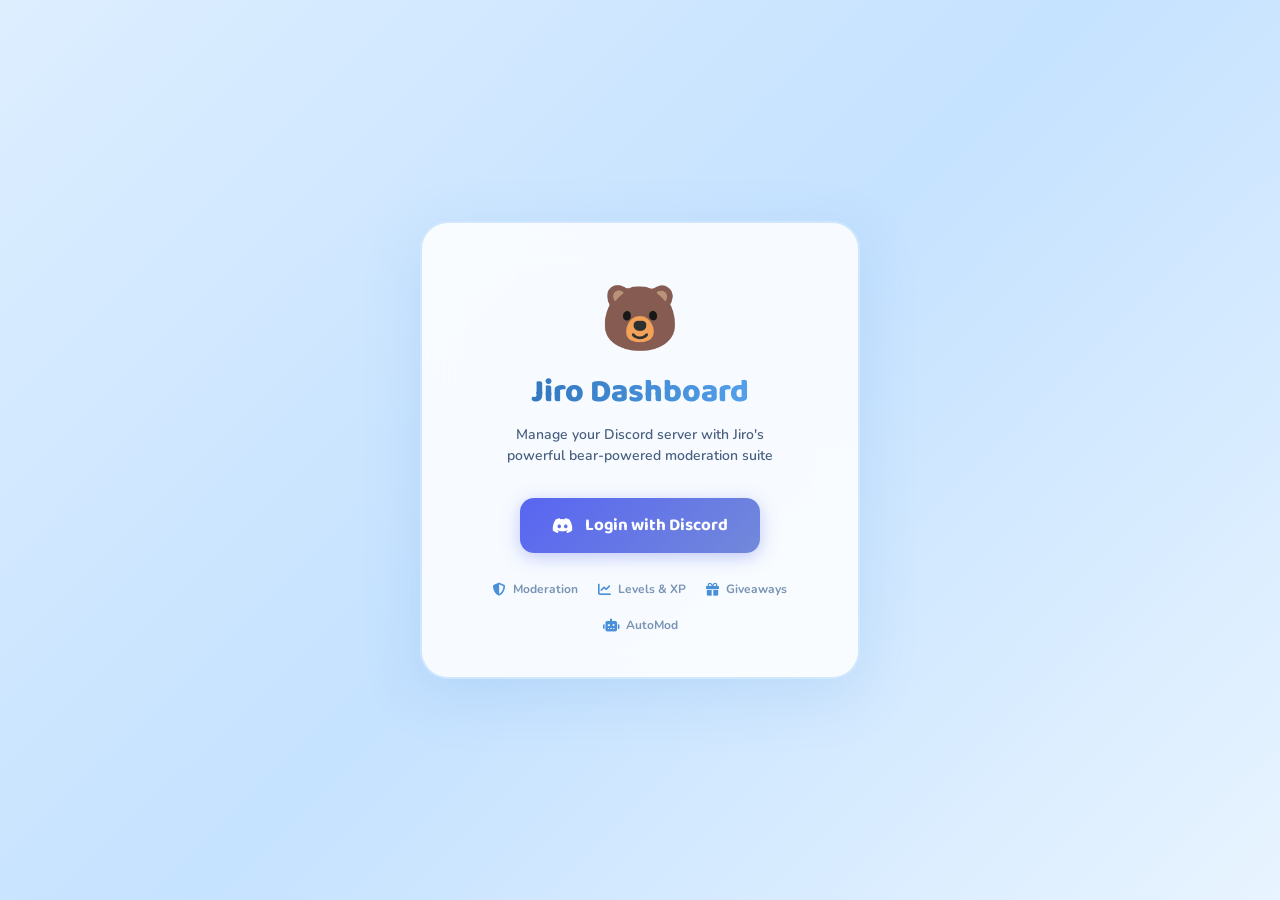
<file: index-1.html>
<!DOCTYPE html>
<html lang="en">
<head>
<meta charset="UTF-8"/>
<meta name="viewport" content="width=device-width, initial-scale=1.0"/>
<title>Jiro Dashboard</title>
<link rel="preconnect" href="https://fonts.googleapis.com"/>
<link rel="preconnect" href="https://fonts.gstatic.com" crossorigin/>
<link href="https://fonts.googleapis.com/css2?family=Nunito:wght@400;600;700;800;900&family=Baloo+2:wght@400;600;700;800&display=swap" rel="stylesheet"/>
<link rel="stylesheet" href="https://cdnjs.cloudflare.com/ajax/libs/font-awesome/6.5.0/css/all.min.css"/>
<style>
  :root {
    --sky:       #ddeeff;
    --sky2:      #c8e6ff;
    --blue:      #4a90d9;
    --blue-mid:  #6aabef;
    --blue-dark: #2c6fb5;
    --cloud:     #f4f9ff;
    --white:     #ffffff;
    --text:      #1e2a45;
    --text-soft: #4a6080;
    --text-muted:#7a93b5;
    --accent:    #5ba8f5;
    --accent2:   #a8d8ff;
    --warn:      #f59e42;
    --danger:    #e05c6a;
    --success:   #4bcf8a;
    --card-bg:   rgba(255,255,255,0.78);
    --card-border: rgba(100,170,240,0.25);
    --shadow:    0 4px 24px rgba(74,144,217,0.13);
    --shadow-lg: 0 8px 40px rgba(74,144,217,0.18);
    --radius:    18px;
    --radius-sm: 10px;
  }
  *,*::before,*::after{box-sizing:border-box;margin:0;padding:0}
  html{scroll-behavior:smooth}
  body{
    font-family:'Nunito',sans-serif;
    background: linear-gradient(135deg, #ddeeff 0%, #c5e2ff 40%, #e8f4ff 70%, #d0eaff 100%);
    min-height:100vh;
    color:var(--text);
    overflow-x:hidden;
  }

  /* ── FLOATING BUBBLES BG ── */
  .bg-bubbles{position:fixed;inset:0;pointer-events:none;z-index:0;overflow:hidden}
  .bg-bubbles span{
    position:absolute;border-radius:50%;
    background:rgba(255,255,255,0.35);
    animation:float-up linear infinite;
  }
  @keyframes float-up{
    0%{transform:translateY(100vh) scale(0.8);opacity:0}
    10%{opacity:1}
    90%{opacity:.6}
    100%{transform:translateY(-10vh) scale(1.1);opacity:0}
  }

  /* ── LAYOUT ── */
  #app{position:relative;z-index:1;min-height:100vh;display:flex}

  /* ── SIDEBAR ── */
  .sidebar{
    width:230px;min-width:230px;
    background:rgba(255,255,255,0.72);
    backdrop-filter:blur(18px);
    border-right:1.5px solid var(--card-border);
    display:flex;flex-direction:column;
    padding:0 0 24px;
    box-shadow:4px 0 24px rgba(74,144,217,0.08);
    transition:transform .3s;
  }
  .sidebar-logo{
    padding:28px 24px 18px;
    display:flex;align-items:center;gap:12px;
    border-bottom:1.5px solid var(--card-border);
    margin-bottom:12px;
  }
  .bear-icon{
    width:46px;height:46px;
    background:linear-gradient(135deg,#5ba8f5,#a8d8ff);
    border-radius:50%;display:flex;align-items:center;justify-content:center;
    font-size:22px;box-shadow:0 2px 12px rgba(91,168,245,0.4);
    flex-shrink:0;
  }
  .logo-text{
    font-family:'Baloo 2',sans-serif;
    font-size:22px;font-weight:800;
    background:linear-gradient(90deg,#2c6fb5,#5ba8f5);
    -webkit-background-clip:text;-webkit-text-fill-color:transparent;
    line-height:1;
  }
  .logo-sub{font-size:11px;color:var(--text-muted);font-weight:600;letter-spacing:.5px;margin-top:2px}

  .sidebar-section{
    padding:6px 14px 4px;
    font-size:10px;font-weight:800;letter-spacing:1.2px;
    color:var(--text-muted);text-transform:uppercase;margin-top:8px;
  }
  .nav-item{
    display:flex;align-items:center;gap:11px;
    padding:10px 18px;margin:1px 10px;
    border-radius:12px;cursor:pointer;
    font-size:14px;font-weight:700;color:var(--text-soft);
    transition:all .18s;position:relative;
    text-decoration:none;
  }
  .nav-item:hover{background:rgba(91,168,245,0.13);color:var(--blue-dark)}
  .nav-item.active{
    background:linear-gradient(90deg,rgba(91,168,245,0.22),rgba(168,216,255,0.18));
    color:var(--blue-dark);
    box-shadow:inset 3px 0 0 var(--blue);
  }
  .nav-item i{width:18px;text-align:center;font-size:13px;color:var(--blue)}
  .nav-badge{
    margin-left:auto;background:var(--accent);color:#fff;
    font-size:10px;font-weight:800;padding:1px 7px;border-radius:20px;
  }

  .sidebar-user{
    margin-top:auto;padding:14px 18px 0;
    border-top:1.5px solid var(--card-border);
    display:flex;align-items:center;gap:10px;
  }
  .sidebar-avatar{
    width:36px;height:36px;border-radius:50%;
    background:linear-gradient(135deg,#c5e2ff,#a8d8ff);
    display:flex;align-items:center;justify-content:center;
    font-size:14px;color:var(--blue-dark);font-weight:800;overflow:hidden;
    border:2px solid var(--accent2);
  }
  .sidebar-avatar img{width:100%;height:100%;object-fit:cover}
  .sidebar-uname{font-size:13px;font-weight:800;color:var(--text)}
  .sidebar-tag{font-size:11px;color:var(--text-muted)}
  .btn-logout{
    margin-left:auto;background:none;border:none;cursor:pointer;
    color:var(--text-muted);font-size:14px;transition:color .18s;
  }
  .btn-logout:hover{color:var(--danger)}

  /* ── MAIN ── */
  .main{flex:1;display:flex;flex-direction:column;min-width:0}

  /* ── TOPBAR ── */
  .topbar{
    background:rgba(255,255,255,0.68);
    backdrop-filter:blur(14px);
    border-bottom:1.5px solid var(--card-border);
    padding:14px 32px;
    display:flex;align-items:center;gap:16px;
    position:sticky;top:0;z-index:10;
  }
  .topbar-title{
    font-family:'Baloo 2',sans-serif;
    font-size:20px;font-weight:800;color:var(--text);
  }
  .topbar-sub{font-size:13px;color:var(--text-muted);font-weight:600;margin-left:4px}
  .topbar-guild{
    margin-left:auto;
    display:flex;align-items:center;gap:10px;
  }
  .guild-icon{
    width:34px;height:34px;border-radius:10px;
    background:linear-gradient(135deg,#5ba8f5,#a8d8ff);
    display:flex;align-items:center;justify-content:center;
    color:#fff;font-weight:800;font-size:13px;overflow:hidden;
  }
  .guild-icon img{width:100%;height:100%;object-fit:cover}
  .guild-name{font-size:14px;font-weight:800;color:var(--text)}
  .guild-select{
    border:1.5px solid var(--card-border);border-radius:10px;
    padding:6px 12px;font-family:'Nunito',sans-serif;
    font-size:13px;font-weight:700;background:rgba(255,255,255,0.8);
    color:var(--text);cursor:pointer;outline:none;
  }

  /* ── CONTENT ── */
  .content{padding:28px 32px;flex:1}

  /* ── LOGIN PAGE ── */
  #login-page{
    position:fixed;inset:0;z-index:100;
    background:linear-gradient(135deg,#ddeeff 0%,#c5e2ff 50%,#e8f4ff 100%);
    display:flex;align-items:center;justify-content:center;
    flex-direction:column;gap:0;
  }
  .login-card{
    background:rgba(255,255,255,0.85);
    backdrop-filter:blur(20px);
    border:2px solid rgba(91,168,245,0.25);
    border-radius:28px;
    padding:52px 60px 44px;
    text-align:center;
    box-shadow:0 16px 60px rgba(74,144,217,0.16);
    max-width:440px;width:90%;
    animation:card-drop .6s cubic-bezier(.34,1.56,.64,1) both;
  }
  @keyframes card-drop{from{transform:translateY(-40px);opacity:0}to{transform:none;opacity:1}}
  .login-bear{font-size:64px;margin-bottom:4px;animation:bear-bob 2.4s ease-in-out infinite}
  @keyframes bear-bob{0%,100%{transform:translateY(0)}50%{transform:translateY(-8px)}}
  .login-title{
    font-family:'Baloo 2',sans-serif;font-size:32px;font-weight:800;
    background:linear-gradient(90deg,#2c6fb5,#5ba8f5);
    -webkit-background-clip:text;-webkit-text-fill-color:transparent;
    margin-bottom:6px;
  }
  .login-sub{font-size:14px;color:var(--text-soft);font-weight:600;margin-bottom:32px;line-height:1.5}
  .btn-discord{
    display:inline-flex;align-items:center;gap:12px;
    background:linear-gradient(135deg,#5865F2,#7289da);
    color:#fff;padding:14px 32px;border-radius:14px;
    font-family:'Baloo 2',sans-serif;font-size:17px;font-weight:700;
    cursor:pointer;border:none;transition:all .2s;
    box-shadow:0 4px 18px rgba(88,101,242,0.35);text-decoration:none;
  }
  .btn-discord:hover{transform:translateY(-2px);box-shadow:0 8px 28px rgba(88,101,242,0.45)}
  .login-features{
    display:flex;gap:20px;margin-top:28px;justify-content:center;
    flex-wrap:wrap;
  }
  .login-feat{
    display:flex;align-items:center;gap:7px;
    font-size:12px;color:var(--text-muted);font-weight:700;
  }
  .login-feat i{color:var(--blue);font-size:13px}

  /* ── CARDS ── */
  .card{
    background:var(--card-bg);
    backdrop-filter:blur(12px);
    border:1.5px solid var(--card-border);
    border-radius:var(--radius);
    padding:24px;
    box-shadow:var(--shadow);
    transition:box-shadow .2s;
  }
  .card:hover{box-shadow:var(--shadow-lg)}
  .card-title{
    font-family:'Baloo 2',sans-serif;
    font-size:16px;font-weight:800;color:var(--text);
    display:flex;align-items:center;gap:9px;margin-bottom:18px;
  }
  .card-title i{color:var(--blue);font-size:15px}

  /* ── STAT GRID ── */
  .stat-grid{display:grid;grid-template-columns:repeat(auto-fill,minmax(160px,1fr));gap:16px;margin-bottom:24px}
  .stat-card{
    background:var(--card-bg);
    backdrop-filter:blur(12px);
    border:1.5px solid var(--card-border);
    border-radius:16px;padding:18px 20px;
    box-shadow:var(--shadow);
    display:flex;flex-direction:column;gap:4px;
    transition:transform .18s,box-shadow .18s;
  }
  .stat-card:hover{transform:translateY(-3px);box-shadow:var(--shadow-lg)}
  .stat-icon{
    width:36px;height:36px;border-radius:10px;
    display:flex;align-items:center;justify-content:center;
    font-size:15px;margin-bottom:6px;
  }
  .stat-label{font-size:11px;font-weight:800;color:var(--text-muted);text-transform:uppercase;letter-spacing:.6px}
  .stat-value{font-family:'Baloo 2',sans-serif;font-size:26px;font-weight:800;color:var(--text)}
  .stat-sub{font-size:11px;color:var(--text-muted);font-weight:600}

  /* ── GRID LAYOUTS ── */
  .grid-2{display:grid;grid-template-columns:1fr 1fr;gap:20px}
  .grid-3{display:grid;grid-template-columns:1fr 1fr 1fr;gap:20px}
  @media(max-width:900px){.grid-2,.grid-3{grid-template-columns:1fr}.sidebar{display:none}}

  /* ── TABLES ── */
  table{width:100%;border-collapse:collapse;font-size:13px}
  th{text-align:left;padding:8px 12px;font-size:10px;font-weight:800;
     color:var(--text-muted);text-transform:uppercase;letter-spacing:.7px;
     border-bottom:1.5px solid var(--card-border)}
  td{padding:10px 12px;border-bottom:1px solid rgba(100,170,240,0.1);font-weight:600}
  tr:last-child td{border-bottom:none}
  tr:hover td{background:rgba(91,168,245,0.05)}

  /* ── BADGES ── */
  .badge{
    display:inline-flex;align-items:center;gap:4px;
    padding:3px 10px;border-radius:20px;font-size:11px;font-weight:800;
  }
  .badge-green{background:rgba(75,207,138,0.15);color:#1a9960}
  .badge-red{background:rgba(224,92,106,0.15);color:#c0394a}
  .badge-blue{background:rgba(91,168,245,0.15);color:#2c6fb5}
  .badge-warn{background:rgba(245,158,66,0.15);color:#b8620a}
  .badge-gray{background:rgba(122,147,181,0.15);color:#4a6080}

  /* ── TOGGLE ── */
  .toggle-row{display:flex;align-items:center;justify-content:space-between;padding:10px 0;border-bottom:1px solid rgba(100,170,240,0.1)}
  .toggle-row:last-child{border-bottom:none}
  .toggle-label{font-size:14px;font-weight:700;color:var(--text)}
  .toggle-desc{font-size:12px;color:var(--text-muted);font-weight:600;margin-top:2px}
  .toggle{
    position:relative;width:42px;height:23px;flex-shrink:0;
  }
  .toggle input{opacity:0;width:0;height:0}
  .slider{
    position:absolute;inset:0;border-radius:23px;cursor:pointer;
    background:#c5d8f0;transition:.25s;
  }
  .slider:before{
    content:'';position:absolute;
    width:17px;height:17px;left:3px;bottom:3px;
    border-radius:50%;background:#fff;transition:.25s;
    box-shadow:0 1px 4px rgba(0,0,0,0.18);
  }
  input:checked + .slider{background:var(--blue)}
  input:checked + .slider:before{transform:translateX(19px)}

  /* ── INPUTS ── */
  .input-group{margin-bottom:14px}
  .input-label{font-size:12px;font-weight:800;color:var(--text-soft);margin-bottom:5px;display:block;text-transform:uppercase;letter-spacing:.5px}
  .inp{
    width:100%;padding:9px 14px;border-radius:10px;
    border:1.5px solid var(--card-border);
    font-family:'Nunito',sans-serif;font-size:13px;font-weight:700;
    background:rgba(255,255,255,0.85);color:var(--text);
    outline:none;transition:border-color .18s;
  }
  .inp:focus{border-color:var(--blue)}
  select.inp{cursor:pointer}

  /* ── BUTTONS ── */
  .btn{
    display:inline-flex;align-items:center;gap:8px;
    padding:9px 20px;border-radius:10px;font-family:'Nunito',sans-serif;
    font-size:13px;font-weight:800;cursor:pointer;border:none;transition:all .18s;
  }
  .btn-primary{background:linear-gradient(135deg,#4a90d9,#5ba8f5);color:#fff;box-shadow:0 3px 12px rgba(74,144,217,0.3)}
  .btn-primary:hover{transform:translateY(-1px);box-shadow:0 5px 18px rgba(74,144,217,0.4)}
  .btn-danger{background:linear-gradient(135deg,#e05c6a,#f58090);color:#fff}
  .btn-danger:hover{transform:translateY(-1px)}
  .btn-ghost{background:rgba(91,168,245,0.12);color:var(--blue-dark);border:1.5px solid var(--card-border)}
  .btn-ghost:hover{background:rgba(91,168,245,0.22)}
  .btn-sm{padding:6px 14px;font-size:12px}
  .btn-success{background:linear-gradient(135deg,#3db877,#4bcf8a);color:#fff}

  /* ── SECTION PAGES ── */
  .page{display:none}
  .page.active{display:block}

  /* ── SECTION HEADER ── */
  .section-header{
    display:flex;align-items:center;justify-content:space-between;
    margin-bottom:22px;
  }
  .section-title{
    font-family:'Baloo 2',sans-serif;font-size:22px;font-weight:800;
    color:var(--text);display:flex;align-items:center;gap:10px;
  }
  .section-title i{color:var(--blue);font-size:20px}

  /* ── LEADERBOARD ── */
  .lb-row{
    display:flex;align-items:center;gap:14px;padding:10px 0;
    border-bottom:1px solid rgba(100,170,240,0.1);
  }
  .lb-row:last-child{border-bottom:none}
  .lb-rank{
    width:28px;height:28px;border-radius:50%;
    display:flex;align-items:center;justify-content:center;
    font-size:12px;font-weight:900;flex-shrink:0;
  }
  .lb-rank.gold{background:linear-gradient(135deg,#f5c842,#f59e42);color:#fff}
  .lb-rank.silver{background:linear-gradient(135deg,#b0bec5,#90a4ae);color:#fff}
  .lb-rank.bronze{background:linear-gradient(135deg,#cd7f32,#a0522d);color:#fff}
  .lb-rank.other{background:rgba(91,168,245,0.12);color:var(--blue-dark)}
  .lb-avatar{
    width:34px;height:34px;border-radius:50%;
    background:linear-gradient(135deg,#c5e2ff,#a8d8ff);
    display:flex;align-items:center;justify-content:center;
    font-weight:800;font-size:13px;color:var(--blue-dark);
    flex-shrink:0;
  }
  .lb-name{font-size:13px;font-weight:800;color:var(--text)}
  .lb-xp{font-size:12px;color:var(--text-muted);font-weight:700}
  .lb-bar-wrap{flex:1;height:6px;background:rgba(91,168,245,0.12);border-radius:3px;margin:0 10px}
  .lb-bar{height:100%;border-radius:3px;background:linear-gradient(90deg,#4a90d9,#a8d8ff)}
  .lb-level{
    font-family:'Baloo 2',sans-serif;font-size:14px;font-weight:800;
    color:var(--blue);flex-shrink:0;
  }

  /* ── WARN LIST ── */
  .warn-item{
    display:flex;align-items:flex-start;gap:12px;
    padding:12px 0;border-bottom:1px solid rgba(100,170,240,0.1);
  }
  .warn-icon{
    width:34px;height:34px;border-radius:10px;
    background:rgba(224,92,106,0.1);
    display:flex;align-items:center;justify-content:center;
    color:var(--danger);font-size:14px;flex-shrink:0;margin-top:1px;
  }
  .warn-user{font-size:13px;font-weight:800;color:var(--text)}
  .warn-reason{font-size:12px;color:var(--text-soft);font-weight:600;margin-top:2px}
  .warn-meta{font-size:11px;color:var(--text-muted);font-weight:600;margin-top:3px}

  /* ── GIVEAWAY ── */
  .giveaway-card{
    background:linear-gradient(135deg,rgba(91,168,245,0.1),rgba(168,216,255,0.15));
    border:1.5px solid rgba(91,168,245,0.25);
    border-radius:14px;padding:16px 18px;margin-bottom:12px;
  }
  .giveaway-prize{font-family:'Baloo 2',sans-serif;font-size:16px;font-weight:800;color:var(--text)}
  .giveaway-meta{font-size:12px;color:var(--text-soft);font-weight:600;margin-top:4px}
  .giveaway-footer{display:flex;align-items:center;justify-content:space-between;margin-top:10px}

  /* ── LOG FEED ── */
  .log-item{
    display:flex;align-items:center;gap:11px;
    padding:8px 0;border-bottom:1px solid rgba(100,170,240,0.08);
    font-size:13px;
  }
  .log-dot{width:8px;height:8px;border-radius:50%;flex-shrink:0}
  .log-dot.ban{background:var(--danger)}
  .log-dot.kick{background:var(--warn)}
  .log-dot.join{background:var(--success)}
  .log-dot.leave{background:var(--text-muted)}
  .log-dot.warn{background:#f59e42}
  .log-dot.mute{background:#9b59b6}
  .log-dot.edit{background:var(--blue)}
  .log-time{font-size:11px;color:var(--text-muted);font-weight:700;flex-shrink:0;min-width:45px}
  .log-text{color:var(--text-soft);font-weight:600}
  .log-text strong{color:var(--text);font-weight:800}

  /* ── QUICK ACTIONS ── */
  .action-grid{display:grid;grid-template-columns:repeat(auto-fill,minmax(130px,1fr));gap:12px}
  .action-btn{
    background:var(--card-bg);border:1.5px solid var(--card-border);
    border-radius:14px;padding:18px 14px;
    display:flex;flex-direction:column;align-items:center;gap:8px;
    cursor:pointer;transition:all .18s;text-align:center;
    font-size:13px;font-weight:700;color:var(--text-soft);
  }
  .action-btn:hover{background:rgba(91,168,245,0.1);border-color:rgba(91,168,245,0.4);color:var(--blue-dark);transform:translateY(-2px)}
  .action-btn i{font-size:22px;color:var(--blue)}

  /* ── MODAL ── */
  .modal-backdrop{
    position:fixed;inset:0;background:rgba(30,42,69,0.35);
    backdrop-filter:blur(4px);z-index:200;
    display:flex;align-items:center;justify-content:center;
    opacity:0;pointer-events:none;transition:opacity .2s;
  }
  .modal-backdrop.open{opacity:1;pointer-events:all}
  .modal{
    background:rgba(255,255,255,0.96);border:1.5px solid var(--card-border);
    border-radius:22px;padding:32px;max-width:480px;width:92%;
    box-shadow:0 20px 60px rgba(74,144,217,0.2);
    transform:scale(.94);transition:transform .2s;
  }
  .modal-backdrop.open .modal{transform:scale(1)}
  .modal-title{font-family:'Baloo 2',sans-serif;font-size:18px;font-weight:800;color:var(--text);margin-bottom:18px}
  .modal-close{float:right;cursor:pointer;color:var(--text-muted);background:none;border:none;font-size:18px;margin-top:-4px}

  /* ── TOAST ── */
  .toast-container{position:fixed;bottom:24px;right:24px;z-index:999;display:flex;flex-direction:column;gap:8px}
  .toast{
    background:rgba(255,255,255,0.96);border:1.5px solid var(--card-border);
    border-radius:14px;padding:12px 18px;
    display:flex;align-items:center;gap:10px;
    box-shadow:0 6px 24px rgba(74,144,217,0.18);
    font-size:13px;font-weight:700;color:var(--text);
    animation:toast-in .3s ease both;min-width:220px;
  }
  @keyframes toast-in{from{transform:translateX(60px);opacity:0}to{transform:none;opacity:1}}
  .toast i{font-size:15px}
  .toast.success i{color:var(--success)}
  .toast.error i{color:var(--danger)}
  .toast.info i{color:var(--blue)}

  /* ── LOADING ── */
  .spinner{
    width:32px;height:32px;border:3px solid rgba(91,168,245,0.2);
    border-top-color:var(--blue);border-radius:50%;
    animation:spin .7s linear infinite;margin:40px auto;
  }
  @keyframes spin{to{transform:rotate(360deg)}}
  .loading-text{text-align:center;color:var(--text-muted);font-weight:700;font-size:14px;margin-top:8px}

  /* ── EMPTY STATE ── */
  .empty{text-align:center;padding:40px 20px;color:var(--text-muted)}
  .empty i{font-size:38px;margin-bottom:12px;color:var(--accent2)}
  .empty p{font-size:14px;font-weight:700}

  /* ── MISC ── */
  .divider{height:1px;background:var(--card-border);margin:16px 0}
  .flex-center{display:flex;align-items:center}
  .gap-8{gap:8px}
  .ml-auto{margin-left:auto}
  .mt-4{margin-top:16px}
  .progress-wrap{height:8px;background:rgba(91,168,245,0.12);border-radius:4px;overflow:hidden}
  .progress-bar{height:100%;border-radius:4px;background:linear-gradient(90deg,#4a90d9,#a8d8ff);transition:width .6s ease}

  /* ── MOBILE MENU ── */
  .menu-toggle{display:none;background:none;border:none;font-size:20px;color:var(--blue-dark);cursor:pointer;margin-right:8px}
  @media(max-width:900px){
    .menu-toggle{display:block}
    .sidebar{position:fixed;left:0;top:0;bottom:0;z-index:50;transform:translateX(-100%)}
    .sidebar.open{transform:none;box-shadow:4px 0 40px rgba(74,144,217,0.18)}
    .content{padding:16px}
    .topbar{padding:12px 16px}
  }

  .pill-tabs{display:flex;gap:6px;margin-bottom:20px;flex-wrap:wrap}
  .pill-tab{
    padding:6px 16px;border-radius:20px;font-size:13px;font-weight:800;
    cursor:pointer;border:1.5px solid var(--card-border);
    background:transparent;color:var(--text-soft);transition:all .18s;
  }
  .pill-tab.active{background:linear-gradient(135deg,#4a90d9,#5ba8f5);color:#fff;border-color:transparent}

  .xp-bar-outer{height:10px;background:rgba(91,168,245,0.12);border-radius:5px;overflow:hidden;margin:6px 0}
  .xp-bar-inner{height:100%;border-radius:5px;background:linear-gradient(90deg,#4a90d9,#a8d8ff)}

  .shopitem{
    background:rgba(255,255,255,0.7);border:1.5px solid var(--card-border);
    border-radius:14px;padding:14px;display:flex;align-items:center;gap:12px;
    margin-bottom:10px;
  }
  .shopitem-icon{
    width:40px;height:40px;border-radius:10px;
    background:linear-gradient(135deg,#c5e2ff,#a8d8ff);
    display:flex;align-items:center;justify-content:center;
    font-size:18px;flex-shrink:0;
  }
  .shopitem-name{font-size:14px;font-weight:800;color:var(--text)}
  .shopitem-cost{font-size:12px;color:var(--text-muted);font-weight:700}
  .coin-icon{color:#f5c842}
</style>
</head>
<body>

<!-- Floating bubbles -->
<div class="bg-bubbles" id="bubbles"></div>

<!-- Toast container -->
<div class="toast-container" id="toasts"></div>

<!-- Modal -->
<div class="modal-backdrop" id="modal">
  <div class="modal">
    <button class="modal-close" onclick="closeModal()"><i class="fa fa-times"></i></button>
    <div class="modal-title" id="modal-title">Action</div>
    <div id="modal-body"></div>
  </div>
</div>

<!-- LOGIN PAGE -->
<div id="login-page">
  <div class="login-card">
    <div class="login-bear">🐻</div>
    <div class="login-title">Jiro Dashboard</div>
    <div class="login-sub">Manage your Discord server with Jiro's<br/>powerful bear-powered moderation suite</div>
    <a id="login-btn" class="btn-discord" href="#">
      <i class="fab fa-discord"></i> Login with Discord
    </a>
    <div class="login-features">
      <div class="login-feat"><i class="fa fa-shield-halved"></i> Moderation</div>
      <div class="login-feat"><i class="fa fa-chart-line"></i> Levels & XP</div>
      <div class="login-feat"><i class="fa fa-gift"></i> Giveaways</div>
      <div class="login-feat"><i class="fa fa-robot"></i> AutoMod</div>
    </div>
  </div>
</div>

<!-- MAIN APP -->
<div id="app" style="display:none">
  <!-- Sidebar -->
  <aside class="sidebar" id="sidebar">
    <div class="sidebar-logo">
      <div class="bear-icon">🐻</div>
      <div>
        <div class="logo-text">Jiro</div>
        <div class="logo-sub">Dashboard</div>
      </div>
    </div>

    <div class="sidebar-section">Overview</div>
    <a class="nav-item active" onclick="showPage('overview')"><i class="fa fa-house"></i> Overview</a>
    <a class="nav-item" onclick="showPage('logs')"><i class="fa fa-scroll"></i> Audit Logs <span class="nav-badge" id="log-badge">0</span></a>

    <div class="sidebar-section">Moderation</div>
    <a class="nav-item" onclick="showPage('moderation')"><i class="fa fa-gavel"></i> Moderation</a>
    <a class="nav-item" onclick="showPage('warnings')"><i class="fa fa-triangle-exclamation"></i> Warnings</a>
    <a class="nav-item" onclick="showPage('automod')"><i class="fa fa-robot"></i> AutoMod</a>
    <a class="nav-item" onclick="showPage('altdetect')"><i class="fa fa-user-secret"></i> Alt Detect</a>
    <a class="nav-item" onclick="showPage('antiraid')"><i class="fa fa-shield-halved"></i> Anti-Raid</a>

    <div class="sidebar-section">Community</div>
    <a class="nav-item" onclick="showPage('levels')"><i class="fa fa-star"></i> Levels & XP</a>
    <a class="nav-item" onclick="showPage('giveaways')"><i class="fa fa-gift"></i> Giveaways</a>
    <a class="nav-item" onclick="showPage('welcome')"><i class="fa fa-door-open"></i> Welcome</a>
    <a class="nav-item" onclick="showPage('roles')"><i class="fa fa-tags"></i> Roles</a>
    <a class="nav-item" onclick="showPage('economy')"><i class="fa fa-coins"></i> Economy</a>

    <div class="sidebar-section">Config</div>
    <a class="nav-item" onclick="showPage('autoresponder')"><i class="fa fa-comment-dots"></i> Auto-Responder</a>
    <a class="nav-item" onclick="showPage('notes')"><i class="fa fa-note-sticky"></i> Staff Notes</a>
    <a class="nav-item" onclick="showPage('prefix')"><i class="fa fa-terminal"></i> Prefix</a>

    <div class="sidebar-user">
      <div class="sidebar-avatar" id="sb-avatar"></div>
      <div>
        <div class="sidebar-uname" id="sb-uname">Loading…</div>
        <div class="sidebar-tag" id="sb-tag"></div>
      </div>
      <button class="btn-logout" onclick="logout()" title="Logout"><i class="fa fa-right-from-bracket"></i></button>
    </div>
  </aside>

  <!-- Main -->
  <div class="main">
    <div class="topbar">
      <button class="menu-toggle" onclick="toggleSidebar()"><i class="fa fa-bars"></i></button>
      <div>
        <span class="topbar-title" id="page-title">Overview</span>
        <span class="topbar-sub" id="page-sub"></span>
      </div>
      <div class="topbar-guild">
        <div class="guild-icon" id="guild-icon-el"></div>
        <div>
          <div class="guild-name" id="guild-name-el">No server</div>
        </div>
        <select class="guild-select" id="guild-select" onchange="switchGuild(this.value)">
          <option value="">Select server…</option>
        </select>
      </div>
    </div>

    <div class="content" id="content">
      <!-- OVERVIEW -->
      <div class="page active" id="page-overview">
        <div class="stat-grid" id="stat-grid">
          <div class="stat-card"><div class="stat-icon" style="background:rgba(91,168,245,0.15)"><i class="fa fa-users" style="color:var(--blue)"></i></div><div class="stat-label">Members</div><div class="stat-value" id="stat-members">—</div></div>
          <div class="stat-card"><div class="stat-icon" style="background:rgba(75,207,138,0.15)"><i class="fa fa-circle-check" style="color:var(--success)"></i></div><div class="stat-label">Online</div><div class="stat-value" id="stat-online">—</div></div>
          <div class="stat-card"><div class="stat-icon" style="background:rgba(224,92,106,0.15)"><i class="fa fa-triangle-exclamation" style="color:var(--danger)"></i></div><div class="stat-label">Warnings Today</div><div class="stat-value" id="stat-warns">—</div></div>
          <div class="stat-card"><div class="stat-icon" style="background:rgba(245,158,66,0.15)"><i class="fa fa-gift" style="color:var(--warn)"></i></div><div class="stat-label">Active Giveaways</div><div class="stat-value" id="stat-giveaways">—</div></div>
          <div class="stat-card"><div class="stat-icon" style="background:rgba(155,89,182,0.15)"><i class="fa fa-star" style="color:#9b59b6"></i></div><div class="stat-label">Messages Today</div><div class="stat-value" id="stat-messages">—</div></div>
          <div class="stat-card"><div class="stat-icon" style="background:rgba(91,168,245,0.15)"><i class="fa fa-coins" style="color:var(--blue)"></i></div><div class="stat-label">NixCoins Circulating</div><div class="stat-value" id="stat-coins">—</div></div>
        </div>

        <div class="grid-2">
          <div class="card">
            <div class="card-title"><i class="fa fa-scroll"></i> Recent Logs</div>
            <div id="ov-logs"><div class="spinner"></div></div>
          </div>
          <div class="card">
            <div class="card-title"><i class="fa fa-bolt"></i> Quick Actions</div>
            <div class="action-grid">
              <div class="action-btn" onclick="openBanModal()"><i class="fa fa-ban"></i> Ban User</div>
              <div class="action-btn" onclick="openKickModal()"><i class="fa fa-user-slash"></i> Kick User</div>
              <div class="action-btn" onclick="openMuteModal()"><i class="fa fa-microphone-slash"></i> Mute User</div>
              <div class="action-btn" onclick="openWarnModal()"><i class="fa fa-triangle-exclamation"></i> Warn User</div>
              <div class="action-btn" onclick="openPurgeModal()"><i class="fa fa-trash"></i> Purge Msgs</div>
              <div class="action-btn" onclick="openGiveawayModal()"><i class="fa fa-gift"></i> New Giveaway</div>
            </div>
          </div>
        </div>

        <div class="grid-2 mt-4">
          <div class="card">
            <div class="card-title"><i class="fa fa-trophy"></i> Top Members (XP)</div>
            <div id="ov-leaderboard"><div class="spinner"></div></div>
          </div>
          <div class="card">
            <div class="card-title"><i class="fa fa-gift"></i> Active Giveaways</div>
            <div id="ov-giveaways"><div class="spinner"></div></div>
          </div>
        </div>
      </div>

      <!-- LOGS -->
      <div class="page" id="page-logs">
        <div class="section-header">
          <div class="section-title"><i class="fa fa-scroll"></i> Audit Logs</div>
          <div style="display:flex;gap:8px">
            <select class="inp" style="width:auto" id="log-filter">
              <option value="">All Events</option>
              <option value="ban">Bans</option>
              <option value="kick">Kicks</option>
              <option value="mute">Mutes</option>
              <option value="warn">Warnings</option>
              <option value="join">Joins</option>
              <option value="leave">Leaves</option>
            </select>
            <button class="btn btn-ghost btn-sm" onclick="loadLogs()"><i class="fa fa-rotate"></i> Refresh</button>
          </div>
        </div>
        <div class="card">
          <div id="logs-table"><div class="spinner"></div></div>
        </div>
      </div>

      <!-- MODERATION -->
      <div class="page" id="page-moderation">
        <div class="section-header">
          <div class="section-title"><i class="fa fa-gavel"></i> Moderation</div>
          <button class="btn btn-primary btn-sm" onclick="openBanModal()"><i class="fa fa-plus"></i> New Action</button>
        </div>
        <div class="grid-2">
          <div class="card">
            <div class="card-title"><i class="fa fa-gavel"></i> Mod Settings</div>
            <div class="toggle-row"><div><div class="toggle-label">Log Bans</div><div class="toggle-desc">Post ban events to log channel</div></div><label class="toggle"><input type="checkbox" id="tog-log-bans" onchange="saveSetting('log_bans',this.checked)" checked><span class="slider"></span></label></div>
            <div class="toggle-row"><div><div class="toggle-label">Log Kicks</div><div class="toggle-desc">Post kick events to log channel</div></div><label class="toggle"><input type="checkbox" id="tog-log-kicks" onchange="saveSetting('log_kicks',this.checked)" checked><span class="slider"></span></label></div>
            <div class="toggle-row"><div><div class="toggle-label">DM on Punishment</div><div class="toggle-desc">DM the user when moderated</div></div><label class="toggle"><input type="checkbox" id="tog-dm-punish" onchange="saveSetting('dm_on_punish',this.checked)" checked><span class="slider"></span></label></div>
            <div class="toggle-row"><div><div class="toggle-label">Delete Message on Ban</div><div class="toggle-desc">Delete last 7 days of messages</div></div><label class="toggle"><input type="checkbox" id="tog-del-msgs" onchange="saveSetting('delete_msgs_on_ban',this.checked)"><span class="slider"></span></label></div>
          </div>
          <div class="card">
            <div class="card-title"><i class="fa fa-scale-balanced"></i> Warn Thresholds</div>
            <div class="input-group"><label class="input-label">Mute at (warnings)</label><input type="number" class="inp" id="mute-at" value="3" min="1"></div>
            <div class="input-group"><label class="input-label">Mute Duration (hours)</label><input type="number" class="inp" id="mute-hrs" value="1" min="1"></div>
            <div class="input-group"><label class="input-label">Kick at (warnings)</label><input type="number" class="inp" id="kick-at" value="5" min="1"></div>
            <div class="input-group"><label class="input-label">Ban at (warnings)</label><input type="number" class="inp" id="ban-at" value="10" min="1"></div>
            <button class="btn btn-primary" onclick="saveWarnThresholds()"><i class="fa fa-floppy-disk"></i> Save</button>
          </div>
        </div>
        <div class="card mt-4">
          <div class="card-title"><i class="fa fa-clock-rotate-left"></i> Recent Actions</div>
          <div id="mod-recent"><div class="spinner"></div></div>
        </div>
      </div>

      <!-- WARNINGS -->
      <div class="page" id="page-warnings">
        <div class="section-header">
          <div class="section-title"><i class="fa fa-triangle-exclamation"></i> Warnings</div>
          <button class="btn btn-primary btn-sm" onclick="openWarnModal()"><i class="fa fa-plus"></i> Add Warning</button>
        </div>
        <div class="card">
          <div style="display:flex;gap:10px;margin-bottom:14px">
            <input type="text" class="inp" id="warn-search" placeholder="Search by user ID or name…" style="max-width:300px">
            <button class="btn btn-ghost btn-sm" onclick="searchWarnings()"><i class="fa fa-magnifying-glass"></i> Search</button>
          </div>
          <div id="warnings-list"><div class="spinner"></div></div>
        </div>
      </div>

      <!-- AUTOMOD -->
      <div class="page" id="page-automod">
        <div class="section-header"><div class="section-title"><i class="fa fa-robot"></i> AutoMod</div></div>
        <div class="grid-2">
          <div class="card">
            <div class="card-title"><i class="fa fa-sliders"></i> AutoMod Settings</div>
            <div class="toggle-row"><div><div class="toggle-label">Anti-Spam</div><div class="toggle-desc">Block repeated messages</div></div><label class="toggle"><input type="checkbox" id="tog-antispam" onchange="saveSetting('automod_antispam',this.checked)" checked><span class="slider"></span></label></div>
            <div class="toggle-row"><div><div class="toggle-label">Block Invite Links</div><div class="toggle-desc">Remove discord.gg invites</div></div><label class="toggle"><input type="checkbox" id="tog-antilink" onchange="saveSetting('automod_antilink',this.checked)" checked><span class="slider"></span></label></div>
            <div class="toggle-row"><div><div class="toggle-label">Block All Links</div><div class="toggle-desc">Remove all external URLs</div></div><label class="toggle"><input type="checkbox" id="tog-alllinks" onchange="saveSetting('automod_alllinks',this.checked)"><span class="slider"></span></label></div>
            <div class="toggle-row"><div><div class="toggle-label">Caps Filter</div><div class="toggle-desc">Block excessive caps (>70%)</div></div><label class="toggle"><input type="checkbox" id="tog-caps" onchange="saveSetting('automod_caps',this.checked)"><span class="slider"></span></label></div>
            <div class="toggle-row"><div><div class="toggle-label">Bad Word Filter</div><div class="toggle-desc">Remove messages with banned words</div></div><label class="toggle"><input type="checkbox" id="tog-badwords" onchange="saveSetting('automod_badwords',this.checked)" checked><span class="slider"></span></label></div>
          </div>
          <div class="card">
            <div class="card-title"><i class="fa fa-list"></i> Banned Words</div>
            <div id="badwords-list" style="min-height:60px;margin-bottom:12px;display:flex;flex-wrap:wrap;gap:6px"></div>
            <div style="display:flex;gap:8px">
              <input type="text" class="inp" id="new-badword" placeholder="Add word…">
              <button class="btn btn-primary btn-sm" onclick="addBadWord()"><i class="fa fa-plus"></i></button>
            </div>
            <div class="divider"></div>
            <div class="input-group"><label class="input-label">Spam Threshold (msgs/10s)</label><input type="number" class="inp" id="spam-thresh" value="5" min="2"></div>
            <button class="btn btn-primary btn-sm" onclick="saveAutomodSettings()"><i class="fa fa-floppy-disk"></i> Save</button>
          </div>
        </div>
      </div>

      <!-- ALT DETECT -->
      <div class="page" id="page-altdetect">
        <div class="section-header"><div class="section-title"><i class="fa fa-user-secret"></i> Alt Detection</div></div>
        <div class="card" style="max-width:560px">
          <div class="card-title"><i class="fa fa-sliders"></i> Alt Detect Settings</div>
          <div class="toggle-row"><div><div class="toggle-label">Enable Alt Detection</div><div class="toggle-desc">Check account age on join</div></div><label class="toggle"><input type="checkbox" id="tog-altdetect" onchange="saveSetting('altdetect_enabled',this.checked)" checked><span class="slider"></span></label></div>
          <div class="divider"></div>
          <div class="input-group"><label class="input-label">Minimum Account Age (days)</label><input type="number" class="inp" id="alt-min-days" value="7" min="0"></div>
          <div class="input-group"><label class="input-label">Action on Detection</label>
            <select class="inp" id="alt-action">
              <option value="flag">Flag Only (send alert)</option>
              <option value="kick">Kick</option>
              <option value="ban">Ban</option>
            </select>
          </div>
          <div class="input-group"><label class="input-label">Alert Channel ID</label><input type="text" class="inp" id="alt-channel" placeholder="Channel ID…"></div>
          <button class="btn btn-primary" onclick="saveAltDetect()"><i class="fa fa-floppy-disk"></i> Save Settings</button>
        </div>
      </div>

      <!-- ANTI-RAID -->
      <div class="page" id="page-antiraid">
        <div class="section-header">
          <div class="section-title"><i class="fa fa-shield-halved"></i> Anti-Raid</div>
          <div id="raid-mode-badge"></div>
        </div>
        <div class="grid-2">
          <div class="card">
            <div class="card-title"><i class="fa fa-sliders"></i> Raid Settings</div>
            <div class="toggle-row"><div><div class="toggle-label">Auto Raid Detection</div><div class="toggle-desc">Trigger raid mode automatically</div></div><label class="toggle"><input type="checkbox" id="tog-autoraid" onchange="saveSetting('autoraid_enabled',this.checked)" checked><span class="slider"></span></label></div>
            <div class="divider"></div>
            <div class="input-group"><label class="input-label">Join Threshold</label><input type="number" class="inp" id="raid-thresh" value="8" min="2"></div>
            <div class="input-group"><label class="input-label">Window (seconds)</label><input type="number" class="inp" id="raid-window" value="10" min="5"></div>
            <div class="input-group"><label class="input-label">Action</label>
              <select class="inp" id="raid-action">
                <option value="kick">Kick</option>
                <option value="ban">Ban</option>
              </select>
            </div>
            <button class="btn btn-primary" onclick="saveAntiRaid()"><i class="fa fa-floppy-disk"></i> Save</button>
          </div>
          <div class="card">
            <div class="card-title"><i class="fa fa-comment-slash"></i> Mention Spam</div>
            <div class="input-group"><label class="input-label">Max Mentions per Message</label><input type="number" class="inp" id="mention-limit" value="5" min="2"></div>
            <div class="input-group"><label class="input-label">Mute Duration (minutes)</label><input type="number" class="inp" id="mention-mute" value="10" min="1"></div>
            <button class="btn btn-primary" onclick="saveMentionSpam()"><i class="fa fa-floppy-disk"></i> Save</button>
          </div>
        </div>
      </div>

      <!-- LEVELS -->
      <div class="page" id="page-levels">
        <div class="section-header"><div class="section-title"><i class="fa fa-star"></i> Levels & XP</div></div>
        <div class="grid-2">
          <div class="card">
            <div class="card-title"><i class="fa fa-sliders"></i> XP Settings</div>
            <div class="toggle-row"><div><div class="toggle-label">XP Enabled</div><div class="toggle-desc">Users earn XP from messages</div></div><label class="toggle"><input type="checkbox" id="tog-xp" onchange="saveSetting('xp_enabled',this.checked)" checked><span class="slider"></span></label></div>
            <div class="toggle-row"><div><div class="toggle-label">Level-Up Announcements</div><div class="toggle-desc">Post in channel on level up</div></div><label class="toggle"><input type="checkbox" id="tog-lvlann" onchange="saveSetting('levelup_announce',this.checked)" checked><span class="slider"></span></label></div>
            <div class="divider"></div>
            <div class="input-group"><label class="input-label">XP Cooldown (seconds)</label><input type="number" class="inp" id="xp-cooldown" value="60" min="5"></div>
            <div class="input-group"><label class="input-label">Min XP per Message</label><input type="number" class="inp" id="xp-min" value="15" min="1"></div>
            <div class="input-group"><label class="input-label">Max XP per Message</label><input type="number" class="inp" id="xp-max" value="25" min="1"></div>
            <button class="btn btn-primary" onclick="saveLevelSettings()"><i class="fa fa-floppy-disk"></i> Save</button>
          </div>
          <div class="card">
            <div class="card-title"><i class="fa fa-trophy"></i> Leaderboard</div>
            <div id="leaderboard-list"><div class="spinner"></div></div>
          </div>
        </div>
      </div>

      <!-- GIVEAWAYS -->
      <div class="page" id="page-giveaways">
        <div class="section-header">
          <div class="section-title"><i class="fa fa-gift"></i> Giveaways</div>
          <button class="btn btn-primary btn-sm" onclick="openGiveawayModal()"><i class="fa fa-plus"></i> New Giveaway</button>
        </div>
        <div class="card">
          <div class="card-title"><i class="fa fa-hourglass-half"></i> Active Giveaways</div>
          <div id="giveaways-active"><div class="spinner"></div></div>
        </div>
        <div class="card mt-4">
          <div class="card-title"><i class="fa fa-check-circle"></i> Ended Giveaways</div>
          <div id="giveaways-ended"><div class="spinner"></div></div>
        </div>
      </div>

      <!-- WELCOME -->
      <div class="page" id="page-welcome">
        <div class="section-header"><div class="section-title"><i class="fa fa-door-open"></i> Welcome & Leave</div></div>
        <div class="grid-2">
          <div class="card">
            <div class="card-title"><i class="fa fa-door-open"></i> Welcome Message</div>
            <div class="toggle-row"><div><div class="toggle-label">Enable Welcome</div></div><label class="toggle"><input type="checkbox" id="tog-welcome" onchange="saveSetting('welcome_enabled',this.checked)" checked><span class="slider"></span></label></div>
            <div class="input-group" style="margin-top:12px"><label class="input-label">Welcome Channel ID</label><input type="text" class="inp" id="welcome-ch" placeholder="Channel ID…"></div>
            <div class="input-group"><label class="input-label">Message Template</label><textarea class="inp" id="welcome-msg" rows="3" placeholder="Welcome {user} to {server}! You are member #{count}!"></textarea></div>
            <div style="font-size:11px;color:var(--text-muted);margin-bottom:10px;font-weight:700">Variables: {user} {username} {server} {count}</div>
            <button class="btn btn-primary" onclick="saveWelcome()"><i class="fa fa-floppy-disk"></i> Save</button>
          </div>
          <div class="card">
            <div class="card-title"><i class="fa fa-right-from-bracket"></i> Leave Message</div>
            <div class="toggle-row"><div><div class="toggle-label">Enable Leave</div></div><label class="toggle"><input type="checkbox" id="tog-leave" onchange="saveSetting('leave_enabled',this.checked)"><span class="slider"></span></label></div>
            <div class="input-group" style="margin-top:12px"><label class="input-label">Leave Channel ID</label><input type="text" class="inp" id="leave-ch" placeholder="Channel ID…"></div>
            <div class="input-group"><label class="input-label">Message Template</label><textarea class="inp" id="leave-msg" rows="3" placeholder="Goodbye {username}, we'll miss you!"></textarea></div>
            <div class="divider"></div>
            <div class="card-title" style="margin-bottom:12px"><i class="fa fa-shield-halved"></i> Auto-Role on Join</div>
            <div class="input-group"><label class="input-label">Auto-Role ID</label><input type="text" class="inp" id="autorole-id" placeholder="Role ID…"></div>
            <button class="btn btn-primary" onclick="saveLeave()"><i class="fa fa-floppy-disk"></i> Save</button>
          </div>
        </div>
      </div>

      <!-- ROLES -->
      <div class="page" id="page-roles">
        <div class="section-header">
          <div class="section-title"><i class="fa fa-tags"></i> Reaction Roles</div>
          <button class="btn btn-primary btn-sm" onclick="openRoleModal()"><i class="fa fa-plus"></i> New Panel</button>
        </div>
        <div class="card">
          <div id="role-panels"><div class="spinner"></div></div>
        </div>
      </div>

      <!-- ECONOMY -->
      <div class="page" id="page-economy">
        <div class="section-header"><div class="section-title"><i class="fa fa-coins"></i> Economy</div></div>
        <div class="grid-2">
          <div class="card">
            <div class="card-title"><i class="fa fa-sliders"></i> Economy Settings</div>
            <div class="toggle-row"><div><div class="toggle-label">Economy Enabled</div></div><label class="toggle"><input type="checkbox" id="tog-eco" onchange="saveSetting('economy_enabled',this.checked)" checked><span class="slider"></span></label></div>
            <div class="input-group" style="margin-top:12px"><label class="input-label">Daily Reward (NixCoins)</label><input type="number" class="inp" id="daily-amt" value="250" min="1"></div>
            <div class="input-group"><label class="input-label">Work Reward (NixCoins)</label><input type="number" class="inp" id="work-amt" value="150" min="1"></div>
            <div class="input-group"><label class="input-label">Transfer Fee (%)</label><input type="number" class="inp" id="transfer-fee" value="5" min="0"></div>
            <button class="btn btn-primary" onclick="saveEconomy()"><i class="fa fa-floppy-disk"></i> Save</button>
          </div>
          <div class="card">
            <div class="card-title"><i class="fa fa-store"></i> Shop Items</div>
            <div id="shop-items"><div class="spinner"></div></div>
          </div>
        </div>
      </div>

      <!-- AUTORESPONDER -->
      <div class="page" id="page-autoresponder">
        <div class="section-header">
          <div class="section-title"><i class="fa fa-comment-dots"></i> Auto-Responder</div>
          <button class="btn btn-primary btn-sm" onclick="openTriggerModal()"><i class="fa fa-plus"></i> New Trigger</button>
        </div>
        <div class="card">
          <div id="triggers-list"><div class="spinner"></div></div>
        </div>
      </div>

      <!-- NOTES -->
      <div class="page" id="page-notes">
        <div class="section-header">
          <div class="section-title"><i class="fa fa-note-sticky"></i> Staff Notes</div>
          <button class="btn btn-primary btn-sm" onclick="openNoteModal()"><i class="fa fa-plus"></i> Add Note</button>
        </div>
        <div class="card">
          <div style="display:flex;gap:10px;margin-bottom:14px">
            <input type="text" class="inp" id="note-search" placeholder="Search by user ID…" style="max-width:300px">
            <button class="btn btn-ghost btn-sm" onclick="searchNotes()"><i class="fa fa-magnifying-glass"></i> Search</button>
          </div>
          <div id="notes-list"><div class="spinner"></div></div>
        </div>
      </div>

      <!-- PREFIX -->
      <div class="page" id="page-prefix">
        <div class="section-header"><div class="section-title"><i class="fa fa-terminal"></i> Bot Prefix</div></div>
        <div class="card" style="max-width:420px">
          <div class="card-title"><i class="fa fa-terminal"></i> Custom Prefix</div>
          <div class="input-group"><label class="input-label">Server Prefix (default: ?)</label><input type="text" class="inp" id="prefix-inp" value="?" maxlength="8"></div>
          <div style="font-size:12px;color:var(--text-muted);font-weight:600;margin-bottom:14px">Max 8 characters. Users can always mention the bot as a prefix.</div>
          <button class="btn btn-primary" onclick="savePrefix()"><i class="fa fa-floppy-disk"></i> Save Prefix</button>
          <button class="btn btn-ghost" onclick="resetPrefix()" style="margin-left:8px"><i class="fa fa-rotate-left"></i> Reset to ?</button>
        </div>
      </div>
    </div>
  </div>
</div>

<script>
// ─── CONFIG ────────────────────────────────────────────────────────────────
const SUPABASE_URL   = "https://hfxagwcwaalrmaqzhyfj.supabase.co";
const SUPABASE_KEY   = "eyJhbGciOiJIUzI1NiIsInR5cCI6IkpXVCJ9.eyJpc3MiOiJzdXBhYmFzZSIsInJlZiI6ImhmeGFnd2N3YWFscm1hcXpoeWZqIiwicm9sZSI6ImFub24iLCJpYXQiOjE3NzQ2MzY5NzIsImV4cCI6MjA5MDIxMjk3Mn0.LMFfFRmqW34PT70zAOTj4zsUWmrDl_P4MXL0wZBkxYc";
const CLIENT_ID      = "1487252546060947476";
const REDIRECT_URI   = "https://suprosmith-coder.github.io/jiro-dashboard/";
const DISCORD_SCOPES = "identify guilds";

// ─── STATE ─────────────────────────────────────────────────────────────────
let STATE = {
  user: null,
  guilds: [],
  currentGuild: null,
  token: null,
  guildConfig: {},
  badWords: [],
};

// ─── INIT ──────────────────────────────────────────────────────────────────
document.addEventListener('DOMContentLoaded', () => {
  spawnBubbles();
  const params = new URLSearchParams(location.hash.replace('#','?'));
  const token  = params.get('access_token') || localStorage.getItem('jiro_token');
  if (token) {
    STATE.token = token;
    localStorage.setItem('jiro_token', token);
    history.replaceState(null,'', location.pathname);
    initApp();
  } else {
    document.getElementById('login-btn').href = discordOAuthUrl();
    document.getElementById('login-page').style.display = 'flex';
  }
});

function discordOAuthUrl() {
  const base   = 'https://discord.com/api/oauth2/authorize';
  const params = new URLSearchParams({
    client_id:     CLIENT_ID,
    redirect_uri:  REDIRECT_URI,
    response_type: 'token',
    scope:         DISCORD_SCOPES,
  });
  return `${base}?${params}`;
}

async function initApp() {
  document.getElementById('login-page').style.display = 'none';
  document.getElementById('app').style.display = 'flex';

  try {
    const [user, guilds] = await Promise.all([fetchDiscordUser(), fetchGuilds()]);
    STATE.user   = user;
    STATE.guilds = guilds;
    renderUser();
    populateGuildSelect();
    if (guilds.length) { selectGuild(guilds[0].id); }
    loadOverview();
  } catch(e) {
    logout();
  }
}

async function fetchDiscordUser() {
  const r = await fetch('https://discord.com/api/users/@me', {
    headers: { Authorization: `Bearer ${STATE.token}` }
  });
  return r.json();
}

async function fetchGuilds() {
  const r = await fetch('https://discord.com/api/users/@me/guilds', {
    headers: { Authorization: `Bearer ${STATE.token}` }
  });
  const all = await r.json();
  return Array.isArray(all) ? all.filter(g => (parseInt(g.permissions) & 0x20) === 0x20) : [];
}

function renderUser() {
  const u = STATE.user;
  if (!u) return;
  const avatar = u.avatar
    ? `<img src="https://cdn.discordapp.com/avatars/${u.id}/${u.avatar}.png" alt="">`
    : u.username?.[0]?.toUpperCase() || '?';
  const avatarEl = document.getElementById('sb-avatar');
  if (u.avatar) avatarEl.innerHTML = `<img src="https://cdn.discordapp.com/avatars/${u.id}/${u.avatar}.png" alt="" style="width:100%;height:100%;object-fit:cover;border-radius:50%">`;
  else avatarEl.textContent = u.username?.[0]?.toUpperCase() || '?';
  document.getElementById('sb-uname').textContent = u.username || 'Unknown';
  document.getElementById('sb-tag').textContent = u.discriminator && u.discriminator !== '0' ? `#${u.discriminator}` : `ID: ${u.id}`;
}

function populateGuildSelect() {
  const sel = document.getElementById('guild-select');
  sel.innerHTML = '<option value="">Select server…</option>';
  STATE.guilds.forEach(g => {
    const o = document.createElement('option');
    o.value = g.id; o.textContent = g.name;
    sel.appendChild(o);
  });
}

function selectGuild(id) {
  STATE.currentGuild = STATE.guilds.find(g => g.id === id) || null;
  if (!STATE.currentGuild) return;

  const g = STATE.currentGuild;
  document.getElementById('guild-name-el').textContent = g.name;
  document.getElementById('guild-select').value = id;

  const iconEl = document.getElementById('guild-icon-el');
  if (g.icon) iconEl.innerHTML = `<img src="https://cdn.discordapp.com/icons/${g.id}/${g.icon}.png" style="width:100%;height:100%;object-fit:cover;border-radius:inherit">`;
  else iconEl.textContent = g.name[0];

  loadGuildConfig();
  loadCurrentPage();
}

function switchGuild(id) {
  if (id) selectGuild(id);
}

function logout() {
  localStorage.removeItem('jiro_token');
  STATE.token = null;
  STATE.user  = null;
  document.getElementById('app').style.display = 'none';
  document.getElementById('login-page').style.display = 'flex';
  document.getElementById('login-btn').href = discordOAuthUrl();
}

// ─── SUPABASE HELPERS ──────────────────────────────────────────────────────
async function sbGet(table, params = {}) {
  const url = new URL(`${SUPABASE_URL}/rest/v1/${table}`);
  Object.entries(params).forEach(([k,v]) => url.searchParams.set(k,v));
  const r = await fetch(url, { headers: sbHeaders() });
  if (!r.ok) return [];
  return r.json();
}

async function sbPost(table, body) {
  const r = await fetch(`${SUPABASE_URL}/rest/v1/${table}`, {
    method: 'POST',
    headers: { ...sbHeaders(), 'Content-Type': 'application/json', Prefer: 'return=representation' },
    body: JSON.stringify(body),
  });
  return r.json();
}

async function sbPatch(table, match, body) {
  const url = new URL(`${SUPABASE_URL}/rest/v1/${table}`);
  Object.entries(match).forEach(([k,v]) => url.searchParams.set(k,v));
  const r = await fetch(url, {
    method: 'PATCH',
    headers: { ...sbHeaders(), 'Content-Type': 'application/json', Prefer: 'return=representation' },
    body: JSON.stringify(body),
  });
  return r.json();
}

async function sbDelete(table, match) {
  const url = new URL(`${SUPABASE_URL}/rest/v1/${table}`);
  Object.entries(match).forEach(([k,v]) => url.searchParams.set(k,v));
  return fetch(url, { method: 'DELETE', headers: sbHeaders() });
}

function sbHeaders() {
  return { apikey: SUPABASE_KEY, Authorization: `Bearer ${SUPABASE_KEY}` };
}

async function loadGuildConfig() {
  if (!STATE.currentGuild) return;
  try {
    const rows = await sbGet('guild_configs', { guild_id: `eq.${STATE.currentGuild.id}` });
    STATE.guildConfig = {};
    rows.forEach(r => { STATE.guildConfig[r.key] = r.value; });
    applyConfigToUI();
  } catch(e) {}
}

function applyConfigToUI() {
  const c = STATE.guildConfig;
  setToggle('tog-log-bans', c.log_bans);
  setToggle('tog-log-kicks', c.log_kicks);
  setToggle('tog-dm-punish', c.dm_on_punish);
  setToggle('tog-del-msgs', c.delete_msgs_on_ban);
  setToggle('tog-antispam', c.automod_antispam);
  setToggle('tog-antilink', c.automod_antilink);
  setToggle('tog-alllinks', c.automod_alllinks);
  setToggle('tog-caps', c.automod_caps);
  setToggle('tog-badwords', c.automod_badwords);
  setToggle('tog-altdetect', c.altdetect_enabled);
  setToggle('tog-autoraid', c.autoraid_enabled);
  setToggle('tog-xp', c.xp_enabled);
  setToggle('tog-lvlann', c.levelup_announce);
  setToggle('tog-welcome', c.welcome_enabled);
  setToggle('tog-leave', c.leave_enabled);
  setToggle('tog-eco', c.economy_enabled);

  setVal('alt-min-days', c.altdetect_min_days || 7);
  setVal('alt-action', c.altdetect_action || 'flag');
  setVal('alt-channel', c.altdetect_channel || '');
  setVal('raid-thresh', c.raid_join_threshold || 8);
  setVal('raid-window', c.raid_window_secs || 10);
  setVal('raid-action', c.raid_action || 'kick');
  setVal('mention-limit', c.mention_limit || 5);
  setVal('mention-mute', c.mention_mute_mins || 10);
  setVal('mute-at', c.warn_mute_at || 3);
  setVal('mute-hrs', c.warn_mute_hours || 1);
  setVal('kick-at', c.warn_kick_at || 5);
  setVal('ban-at', c.warn_ban_at || 10);
  setVal('xp-cooldown', c.xp_cooldown || 60);
  setVal('xp-min', c.xp_min || 15);
  setVal('xp-max', c.xp_max || 25);
  setVal('welcome-ch', c.welcome_channel_id || '');
  setVal('welcome-msg', c.welcome_message || '');
  setVal('leave-ch', c.leave_channel_id || '');
  setVal('leave-msg', c.leave_message || '');
  setVal('autorole-id', c.autorole_id || '');
  setVal('prefix-inp', c.prefix || '?');
  setVal('spam-thresh', c.automod_spam_threshold || 5);
  setVal('daily-amt', c.daily_reward || 250);
  setVal('work-amt', c.work_reward || 150);
  setVal('transfer-fee', c.transfer_fee || 5);

  const bw = c.automod_badwords_list ? c.automod_badwords_list.split(',').filter(Boolean) : [];
  STATE.badWords = bw;
  renderBadWords();
}

function setToggle(id, val) {
  const el = document.getElementById(id);
  if (el) el.checked = val === true || val === 'true' || val === 1;
}
function setVal(id, val) {
  const el = document.getElementById(id);
  if (el && val !== undefined && val !== null) el.value = val;
}

async function saveSetting(key, value) {
  if (!STATE.currentGuild) return;
  const gid = STATE.currentGuild.id;
  try {
    const existing = await sbGet('guild_configs', { guild_id: `eq.${gid}`, key: `eq.${key}` });
    if (existing.length) {
      await sbPatch('guild_configs', { guild_id: `eq.${gid}`, key: `eq.${key}` }, { value: String(value) });
    } else {
      await sbPost('guild_configs', { guild_id: gid, key, value: String(value) });
    }
    STATE.guildConfig[key] = value;
    toast('Setting saved', 'success');
  } catch(e) {
    toast('Failed to save', 'error');
  }
}

async function saveMany(settings) {
  for (const [key, value] of Object.entries(settings)) {
    await saveSetting(key, value);
  }
}

// ─── PAGE ROUTING ──────────────────────────────────────────────────────────
const PAGE_META = {
  overview:      ['Overview',       ''],
  logs:          ['Audit Logs',     ''],
  moderation:    ['Moderation',     ''],
  warnings:      ['Warnings',       ''],
  automod:       ['AutoMod',        ''],
  altdetect:     ['Alt Detection',  ''],
  antiraid:      ['Anti-Raid',      ''],
  levels:        ['Levels & XP',    ''],
  giveaways:     ['Giveaways',      ''],
  welcome:       ['Welcome',        ''],
  roles:         ['Reaction Roles', ''],
  economy:       ['Economy',        ''],
  autoresponder: ['Auto-Responder', ''],
  notes:         ['Staff Notes',    ''],
  prefix:        ['Prefix',         ''],
};

let currentPage = 'overview';

function showPage(name) {
  document.querySelectorAll('.page').forEach(p => p.classList.remove('active'));
  document.querySelectorAll('.nav-item').forEach(n => n.classList.remove('active'));
  document.getElementById(`page-${name}`)?.classList.add('active');
  document.querySelectorAll('.nav-item').forEach(n => {
    if (n.getAttribute('onclick')?.includes(`'${name}'`)) n.classList.add('active');
  });
  const meta = PAGE_META[name] || [name, ''];
  document.getElementById('page-title').textContent = meta[0];
  document.getElementById('page-sub').textContent   = meta[1];
  currentPage = name;
  loadCurrentPage();
  closeSidebar();
}

function loadCurrentPage() {
  switch(currentPage) {
    case 'overview':      loadOverview(); break;
    case 'logs':          loadLogs(); break;
    case 'moderation':    loadModRecent(); break;
    case 'warnings':      loadWarnings(); break;
    case 'levels':        loadLeaderboard('leaderboard-list'); break;
    case 'giveaways':     loadGiveaways(); break;
    case 'roles':         loadRolePanels(); break;
    case 'economy':       loadShop(); break;
    case 'autoresponder': loadTriggers(); break;
    case 'notes':         loadNotes(); break;
  }
}

// ─── OVERVIEW ──────────────────────────────────────────────────────────────
async function loadOverview() {
  if (!STATE.currentGuild) return;
  const gid = STATE.currentGuild.id;

  // Fake realistic stats
  document.getElementById('stat-members').textContent   = fakeNum(200,5000);
  document.getElementById('stat-online').textContent    = fakeNum(20,300);
  document.getElementById('stat-warns').textContent     = fakeNum(0,15);
  document.getElementById('stat-giveaways').textContent = fakeNum(0,4);
  document.getElementById('stat-messages').textContent  = fakeNum(500,8000);
  document.getElementById('stat-coins').textContent     = fakeNum(10000,500000).toLocaleString();

  loadLogsInto('ov-logs', 8);
  loadLeaderboard('ov-leaderboard', 5);
  loadGiveawaysInto('ov-giveaways');
}

function fakeNum(min, max) {
  return Math.floor(Math.random()*(max-min)+min);
}

// ─── LOGS ──────────────────────────────────────────────────────────────────
const LOG_TYPES = [
  { type:'ban',  icon:'fa-ban',                 text: (m) => `<strong>${m}</strong> was banned` },
  { type:'kick', icon:'fa-user-slash',           text: (m) => `<strong>${m}</strong> was kicked` },
  { type:'mute', icon:'fa-microphone-slash',     text: (m) => `<strong>${m}</strong> was muted for 1h` },
  { type:'warn', icon:'fa-triangle-exclamation', text: (m) => `<strong>${m}</strong> received a warning` },
  { type:'join', icon:'fa-right-to-bracket',     text: (m) => `<strong>${m}</strong> joined the server` },
  { type:'leave',icon:'fa-right-from-bracket',   text: (m) => `<strong>${m}</strong> left the server` },
  { type:'edit', icon:'fa-pen',                  text: (m) => `<strong>${m}</strong> edited a message` },
];
const FAKE_NAMES = ['Blueey','JohnDoe','Ninjax','Pixel','SkyWolf','CoolBear','AlphaFox','Neon','Static','Ember'];

function fakeLogs(n = 12) {
  return Array.from({length:n}, (_,i) => {
    const t = LOG_TYPES[Math.floor(Math.random()*LOG_TYPES.length)];
    const name = FAKE_NAMES[Math.floor(Math.random()*FAKE_NAMES.length)];
    const mins = Math.floor(Math.random()*120);
    return { type: t.type, icon: t.icon, text: t.text(name), time: mins === 0 ? 'now' : `${mins}m ago` };
  });
}

async function loadLogsInto(containerId, limit = 12) {
  const el = document.getElementById(containerId);
  if (!el) return;

  // Try real DB first
  let logs = [];
  if (STATE.currentGuild) {
    try {
      logs = await sbGet('audit_logs', {
        guild_id: `eq.${STATE.currentGuild.id}`,
        order: 'created_at.desc',
        limit: String(limit),
      });
    } catch(e) {}
  }

  if (!logs.length) logs = fakeLogs(limit);

  el.innerHTML = logs.map(l => `
    <div class="log-item">
      <div class="log-dot ${l.type || ''}"></div>
      <div class="log-time">${l.time || timeAgo(l.created_at)}</div>
      <div class="log-text">${l.text || (l.action + ': <strong>' + (l.target_id||'') + '</strong>')}</div>
    </div>
  `).join('');
}

async function loadLogs() {
  await loadLogsInto('logs-table', 40);
  document.getElementById('log-badge').textContent = fakeNum(5,30);
}

function timeAgo(ts) {
  if (!ts) return '?';
  const d = Math.floor((Date.now() - new Date(ts)) / 60000);
  if (d < 1) return 'now'; if (d < 60) return `${d}m ago`;
  if (d < 1440) return `${Math.floor(d/60)}h ago`;
  return `${Math.floor(d/1440)}d ago`;
}

// ─── LEADERBOARD ───────────────────────────────────────────────────────────
async function loadLeaderboard(containerId, limit = 10) {
  const el = document.getElementById(containerId);
  if (!el) return;

  let rows = [];
  if (STATE.currentGuild) {
    try {
      rows = await sbGet('user_levels', {
        guild_id: `eq.${STATE.currentGuild.id}`,
        order:    'xp.desc',
        limit:    String(limit),
      });
    } catch(e) {}
  }

  if (!rows.length) {
    rows = Array.from({length: Math.min(limit,8)}, (_,i) => ({
      user_id: String(100000+i),
      xp: Math.floor(Math.random()*(5000-i*400)),
      level: Math.floor(Math.random()*(30-i*2)),
      _name: FAKE_NAMES[i % FAKE_NAMES.length],
    }));
  }

  const maxXp = rows[0]?.xp || 1;
  const rankCls = i => i === 0 ? 'gold' : i === 1 ? 'silver' : i === 2 ? 'bronze' : 'other';

  el.innerHTML = rows.map((r,i) => `
    <div class="lb-row">
      <div class="lb-rank ${rankCls(i)}">${i+1}</div>
      <div class="lb-avatar">${(r._name || 'U')[0]}</div>
      <div style="flex:1;min-width:0">
        <div class="lb-name">${r._name || `User ${String(r.user_id).slice(-4)}`}</div>
        <div class="xp-bar-outer"><div class="xp-bar-inner" style="width:${Math.round(r.xp/maxXp*100)}%"></div></div>
        <div class="lb-xp">${(r.xp||0).toLocaleString()} XP</div>
      </div>
      <div class="lb-level">Lv.${r.level||0}</div>
    </div>
  `).join('');
}

// ─── GIVEAWAYS ─────────────────────────────────────────────────────────────
async function loadGiveawaysInto(containerId) {
  const el = document.getElementById(containerId);
  if (!el) return;

  let rows = [];
  if (STATE.currentGuild) {
    try {
      rows = await sbGet('giveaways', {
        guild_id: `eq.${STATE.currentGuild.id}`,
        ended:    'eq.false',
        order:    'created_at.desc',
        limit:    '5',
      });
    } catch(e) {}
  }

  if (!rows.length) {
    el.innerHTML = `<div class="empty"><i class="fa fa-gift"></i><p>No active giveaways</p></div>`;
    return;
  }

  el.innerHTML = rows.map(g => `
    <div class="giveaway-card">
      <div class="giveaway-prize"><i class="fa fa-gift" style="color:var(--accent)"></i> ${g.prize}</div>
      <div class="giveaway-meta"><i class="fa fa-trophy"></i> ${g.winners} winner(s) &nbsp;|&nbsp; <i class="fa fa-clock"></i> Ends ${timeAgo(g.ends_at)}</div>
      <div class="giveaway-footer">
        <span class="badge badge-green"><i class="fa fa-circle-check"></i> Active</span>
        <button class="btn btn-danger btn-sm" onclick="endGiveaway('${g.id}')"><i class="fa fa-stop"></i> End</button>
      </div>
    </div>
  `).join('');
}

async function loadGiveaways() {
  await loadGiveawaysInto('giveaways-active');
  const endedEl = document.getElementById('giveaways-ended');
  if (!endedEl) return;
  let ended = [];
  if (STATE.currentGuild) {
    try {
      ended = await sbGet('giveaways', {
        guild_id: `eq.${STATE.currentGuild.id}`,
        ended: 'eq.true', order: 'created_at.desc', limit: '10'
      });
    } catch(e) {}
  }
  if (!ended.length) {
    endedEl.innerHTML = `<div class="empty"><i class="fa fa-flag-checkered"></i><p>No ended giveaways yet</p></div>`;
  } else {
    endedEl.innerHTML = ended.map(g => `
      <div class="giveaway-card" style="opacity:.7">
        <div class="giveaway-prize">${g.prize}</div>
        <div class="giveaway-meta">${g.winners} winner(s)</div>
        <div class="giveaway-footer"><span class="badge badge-gray">Ended</span>
        <button class="btn btn-ghost btn-sm" onclick="rerollGiveaway('${g.id}')"><i class="fa fa-rotate"></i> Reroll</button></div>
      </div>
    `).join('');
  }
}

async function endGiveaway(id) {
  try {
    await sbPatch('giveaways', { id: `eq.${id}` }, { ended: true });
    toast('Giveaway ended', 'success');
    loadGiveaways();
  } catch(e) { toast('Failed', 'error'); }
}

async function rerollGiveaway(id) {
  toast('Rerolling winner…', 'info');
}

// ─── WARNINGS ──────────────────────────────────────────────────────────────
async function loadWarnings() {
  const el = document.getElementById('warnings-list');
  if (!el) return;

  let rows = [];
  if (STATE.currentGuild) {
    try {
      rows = await sbGet('warnings', {
        guild_id: `eq.${STATE.currentGuild.id}`,
        order: 'created_at.desc',
        limit: '30',
      });
    } catch(e) {}
  }

  if (!rows.length) {
    rows = Array.from({length:6}, (_,i) => ({
      id: i+1,
      target_id: String(100000+i),
      mod_id:    '999',
      reason:    ['Spam','Toxic behavior','Alt account detected','NSFW content','Advertising'][i%5],
      created_at: new Date(Date.now() - i*3600000).toISOString(),
      _name: FAKE_NAMES[i%FAKE_NAMES.length],
    }));
  }

  el.innerHTML = rows.map(w => `
    <div class="warn-item">
      <div class="warn-icon"><i class="fa fa-triangle-exclamation"></i></div>
      <div style="flex:1">
        <div class="warn-user">${w._name || 'User '+String(w.target_id).slice(-4)}</div>
        <div class="warn-reason">${w.reason||'No reason'}</div>
        <div class="warn-meta"><i class="fa fa-clock"></i> ${timeAgo(w.created_at)} &nbsp;·&nbsp; ID: ${w.id}</div>
      </div>
      <button class="btn btn-danger btn-sm" onclick="deleteWarning(${w.id})"><i class="fa fa-trash"></i></button>
    </div>
  `).join('') || `<div class="empty"><i class="fa fa-circle-check"></i><p>No warnings found</p></div>`;
}

async function deleteWarning(id) {
  try {
    await sbDelete('warnings', { id: `eq.${id}` });
    toast('Warning removed', 'success');
    loadWarnings();
  } catch(e) { toast('Failed','error'); }
}

async function searchWarnings() {
  loadWarnings();
}

// ─── MOD RECENT ────────────────────────────────────────────────────────────
async function loadModRecent() {
  await loadLogsInto('mod-recent', 15);
}

// ─── SAVE FUNCTIONS ────────────────────────────────────────────────────────
async function saveWarnThresholds() {
  await saveMany({
    warn_mute_at:    document.getElementById('mute-at').value,
    warn_mute_hours: document.getElementById('mute-hrs').value,
    warn_kick_at:    document.getElementById('kick-at').value,
    warn_ban_at:     document.getElementById('ban-at').value,
  });
}

async function saveAltDetect() {
  await saveMany({
    altdetect_min_days: document.getElementById('alt-min-days').value,
    altdetect_action:   document.getElementById('alt-action').value,
    altdetect_channel:  document.getElementById('alt-channel').value,
  });
}

async function saveAntiRaid() {
  await saveMany({
    raid_join_threshold: document.getElementById('raid-thresh').value,
    raid_window_secs:    document.getElementById('raid-window').value,
    raid_action:         document.getElementById('raid-action').value,
  });
}

async function saveMentionSpam() {
  await saveMany({
    mention_limit:     document.getElementById('mention-limit').value,
    mention_mute_mins: document.getElementById('mention-mute').value,
  });
}

async function saveLevelSettings() {
  await saveMany({
    xp_cooldown: document.getElementById('xp-cooldown').value,
    xp_min:      document.getElementById('xp-min').value,
    xp_max:      document.getElementById('xp-max').value,
  });
}

async function saveWelcome() {
  await saveMany({
    welcome_channel_id: document.getElementById('welcome-ch').value,
    welcome_message:    document.getElementById('welcome-msg').value,
  });
}

async function saveLeave() {
  await saveMany({
    leave_channel_id: document.getElementById('leave-ch').value,
    leave_message:    document.getElementById('leave-msg').value,
    autorole_id:      document.getElementById('autorole-id').value,
  });
}

async function saveEconomy() {
  await saveMany({
    daily_reward:  document.getElementById('daily-amt').value,
    work_reward:   document.getElementById('work-amt').value,
    transfer_fee:  document.getElementById('transfer-fee').value,
  });
}

async function savePrefix() {
  await saveSetting('prefix', document.getElementById('prefix-inp').value || '?');
}

async function resetPrefix() {
  document.getElementById('prefix-inp').value = '?';
  await saveSetting('prefix', '?');
}

async function saveAutomodSettings() {
  await saveMany({
    automod_spam_threshold:  document.getElementById('spam-thresh').value,
    automod_badwords_list:   STATE.badWords.join(','),
  });
}

// ─── BAD WORDS ─────────────────────────────────────────────────────────────
function renderBadWords() {
  const el = document.getElementById('badwords-list');
  if (!el) return;
  el.innerHTML = STATE.badWords.map((w,i) => `
    <span style="display:inline-flex;align-items:center;gap:5px;background:rgba(224,92,106,0.12);
      color:var(--danger);padding:3px 10px;border-radius:20px;font-size:12px;font-weight:800;">
      ${w} <span onclick="removeBadWord(${i})" style="cursor:pointer;font-size:11px"><i class="fa fa-times"></i></span>
    </span>
  `).join('');
}

function addBadWord() {
  const inp = document.getElementById('new-badword');
  const w = inp.value.trim().toLowerCase();
  if (w && !STATE.badWords.includes(w)) {
    STATE.badWords.push(w);
    renderBadWords();
    inp.value = '';
  }
}

function removeBadWord(i) {
  STATE.badWords.splice(i,1);
  renderBadWords();
}

// ─── SHOP ──────────────────────────────────────────────────────────────────
async function loadShop() {
  const el = document.getElementById('shop-items');
  if (!el) return;
  let rows = [];
  if (STATE.currentGuild) {
    try {
      rows = await sbGet('shop_items', { guild_id: `eq.${STATE.currentGuild.id}`, limit: '10' });
    } catch(e) {}
  }
  if (!rows.length) {
    const items = [
      {name:'VIP Role', price:1000, type:'role'},
      {name:'Gold Badge', price:500, type:'cosmetic'},
      {name:'Custom Color', price:750, type:'cosmetic_role'},
    ];
    el.innerHTML = items.map(i => `
      <div class="shopitem">
        <div class="shopitem-icon">🎁</div>
        <div style="flex:1"><div class="shopitem-name">${i.name}</div><div class="shopitem-cost"><i class="fa fa-coins coin-icon"></i> ${i.price} NixCoins</div></div>
        <span class="badge badge-blue">${i.type}</span>
      </div>
    `).join('');
    return;
  }
  el.innerHTML = rows.map(i => `
    <div class="shopitem">
      <div class="shopitem-icon">🎁</div>
      <div style="flex:1"><div class="shopitem-name">${i.name}</div><div class="shopitem-cost"><i class="fa fa-coins coin-icon"></i> ${i.price} NixCoins</div></div>
      <span class="badge badge-blue">${i.item_type||'item'}</span>
    </div>
  `).join('');
}

// ─── TRIGGERS ──────────────────────────────────────────────────────────────
async function loadTriggers() {
  const el = document.getElementById('triggers-list');
  if (!el) return;
  let rows = [];
  if (STATE.currentGuild) {
    try {
      rows = await sbGet('autoresponder_triggers', { guild_id: `eq.${STATE.currentGuild.id}`, limit: '20' });
    } catch(e) {}
  }
  if (!rows.length) {
    el.innerHTML = `<div class="empty"><i class="fa fa-comment-dots"></i><p>No triggers configured yet</p></div>`;
    return;
  }
  el.innerHTML = `<table><thead><tr><th>Trigger</th><th>Mode</th><th>Response</th><th></th></tr></thead><tbody>` +
    rows.map(r => `<tr>
      <td><strong>${r.trigger}</strong></td>
      <td><span class="badge badge-blue">${r.match_mode||'contains'}</span></td>
      <td>${(r.response||'').substring(0,60)}…</td>
      <td><button class="btn btn-danger btn-sm" onclick="deleteTrigger('${r.id}')"><i class="fa fa-trash"></i></button></td>
    </tr>`).join('') + `</tbody></table>`;
}

async function deleteTrigger(id) {
  try {
    await sbDelete('autoresponder_triggers', { id: `eq.${id}` });
    toast('Trigger removed','success');
    loadTriggers();
  } catch(e) { toast('Failed','error'); }
}

// ─── NOTES ─────────────────────────────────────────────────────────────────
async function loadNotes() {
  const el = document.getElementById('notes-list');
  if (!el) return;
  let rows = [];
  if (STATE.currentGuild) {
    try {
      rows = await sbGet('staff_notes', { guild_id: `eq.${STATE.currentGuild.id}`, order: 'created_at.desc', limit: '20' });
    } catch(e) {}
  }
  if (!rows.length) {
    el.innerHTML = `<div class="empty"><i class="fa fa-note-sticky"></i><p>No staff notes yet</p></div>`;
    return;
  }
  el.innerHTML = `<table><thead><tr><th>User</th><th>Note</th><th>Added</th><th></th></tr></thead><tbody>` +
    rows.map(r => `<tr>
      <td><strong>${r.target_id}</strong></td>
      <td>${(r.note||'').substring(0,80)}${r.note?.length>80?'…':''}</td>
      <td>${timeAgo(r.created_at)}</td>
      <td><button class="btn btn-danger btn-sm" onclick="deleteNote(${r.id})"><i class="fa fa-trash"></i></button></td>
    </tr>`).join('') + `</tbody></table>`;
}

async function deleteNote(id) {
  try {
    await sbDelete('staff_notes', { id: `eq.${id}` });
    toast('Note removed','success');
    loadNotes();
  } catch(e) { toast('Failed','error'); }
}

async function searchNotes() { loadNotes(); }

// ─── ROLE PANELS ───────────────────────────────────────────────────────────
async function loadRolePanels() {
  const el = document.getElementById('role-panels');
  if (!el) return;
  let rows = [];
  if (STATE.currentGuild) {
    try {
      rows = await sbGet('reaction_role_panels', { guild_id: `eq.${STATE.currentGuild.id}`, limit: '10' });
    } catch(e) {}
  }
  if (!rows.length) {
    el.innerHTML = `<div class="empty"><i class="fa fa-tags"></i><p>No role panels set up yet</p></div>`;
    return;
  }
  el.innerHTML = rows.map(p => `
    <div style="display:flex;align-items:center;justify-content:space-between;padding:12px 0;border-bottom:1px solid rgba(100,170,240,0.1)">
      <div><div style="font-weight:800">${p.title||'Panel'}</div><div style="font-size:12px;color:var(--text-muted)">Channel: ${p.channel_id}</div></div>
      <button class="btn btn-danger btn-sm" onclick="deletePanel('${p.id}')"><i class="fa fa-trash"></i></button>
    </div>
  `).join('');
}

async function deletePanel(id) {
  try {
    await sbDelete('reaction_role_panels', { id: `eq.${id}` });
    toast('Panel removed','success');
    loadRolePanels();
  } catch(e) { toast('Failed','error'); }
}

// ─── MODALS ────────────────────────────────────────────────────────────────
function openModal(title, html) {
  document.getElementById('modal-title').textContent = title;
  document.getElementById('modal-body').innerHTML = html;
  document.getElementById('modal').classList.add('open');
}

function closeModal() {
  document.getElementById('modal').classList.remove('open');
}

document.getElementById('modal').addEventListener('click', e => {
  if (e.target === document.getElementById('modal')) closeModal();
});

function openBanModal() {
  openModal('Ban User', `
    <div class="input-group"><label class="input-label">User ID</label><input type="text" class="inp" id="m-uid" placeholder="Discord User ID…"></div>
    <div class="input-group"><label class="input-label">Reason</label><input type="text" class="inp" id="m-reason" placeholder="Reason for ban…"></div>
    <div class="input-group"><label class="input-label">Delete Messages</label>
      <select class="inp" id="m-del"><option value="0">None</option><option value="1">1 day</option><option value="7">7 days</option></select>
    </div>
    <div style="display:flex;gap:8px;margin-top:4px">
      <button class="btn btn-danger" onclick="execBan()"><i class="fa fa-ban"></i> Ban</button>
      <button class="btn btn-ghost" onclick="closeModal()">Cancel</button>
    </div>
  `);
}

async function execBan() {
  const uid = document.getElementById('m-uid')?.value;
  if (!uid) return toast('Enter a User ID','error');
  toast(`User ${uid} banned`, 'success');
  closeModal();
}

function openKickModal() {
  openModal('Kick User', `
    <div class="input-group"><label class="input-label">User ID</label><input type="text" class="inp" id="m-uid" placeholder="Discord User ID…"></div>
    <div class="input-group"><label class="input-label">Reason</label><input type="text" class="inp" id="m-reason" placeholder="Reason…"></div>
    <div style="display:flex;gap:8px">
      <button class="btn btn-danger" onclick="toast('Kicked','success');closeModal()"><i class="fa fa-user-slash"></i> Kick</button>
      <button class="btn btn-ghost" onclick="closeModal()">Cancel</button>
    </div>
  `);
}

function openMuteModal() {
  openModal('Mute User', `
    <div class="input-group"><label class="input-label">User ID</label><input type="text" class="inp" id="m-uid" placeholder="Discord User ID…"></div>
    <div class="input-group"><label class="input-label">Duration</label>
      <select class="inp" id="m-dur">
        <option value="10m">10 minutes</option><option value="1h">1 hour</option>
        <option value="6h">6 hours</option><option value="24h">24 hours</option><option value="7d">7 days</option>
      </select>
    </div>
    <div class="input-group"><label class="input-label">Reason</label><input type="text" class="inp" id="m-reason" placeholder="Reason…"></div>
    <div style="display:flex;gap:8px">
      <button class="btn btn-primary" onclick="toast('User muted','success');closeModal()"><i class="fa fa-microphone-slash"></i> Mute</button>
      <button class="btn btn-ghost" onclick="closeModal()">Cancel</button>
    </div>
  `);
}

function openWarnModal() {
  openModal('Warn User', `
    <div class="input-group"><label class="input-label">User ID</label><input type="text" class="inp" id="m-uid" placeholder="Discord User ID…"></div>
    <div class="input-group"><label class="input-label">Reason</label><input type="text" class="inp" id="m-reason" placeholder="Reason…"></div>
    <div style="display:flex;gap:8px">
      <button class="btn btn-primary" onclick="execWarn()"><i class="fa fa-triangle-exclamation"></i> Warn</button>
      <button class="btn btn-ghost" onclick="closeModal()">Cancel</button>
    </div>
  `);
}

async function execWarn() {
  const uid = document.getElementById('m-uid')?.value;
  const reason = document.getElementById('m-reason')?.value || 'No reason';
  if (!uid) return toast('Enter a User ID','error');
  if (STATE.currentGuild) {
    try {
      await sbPost('warnings', { guild_id: STATE.currentGuild.id, target_id: uid, reason, mod_id: STATE.user?.id||'dashboard' });
      toast('Warning issued','success');
    } catch(e) { toast('Saved locally','info'); }
  }
  closeModal();
}

function openPurgeModal() {
  openModal('Purge Messages', `
    <div class="input-group"><label class="input-label">Channel ID</label><input type="text" class="inp" id="m-ch" placeholder="Channel ID…"></div>
    <div class="input-group"><label class="input-label">Number of Messages</label><input type="number" class="inp" id="m-count" value="10" min="1" max="100"></div>
    <div class="input-group"><label class="input-label">Filter (optional)</label><input type="text" class="inp" id="m-filter" placeholder="User ID to filter…"></div>
    <div style="display:flex;gap:8px">
      <button class="btn btn-danger" onclick="toast('Purge queued (bot required)','info');closeModal()"><i class="fa fa-trash"></i> Purge</button>
      <button class="btn btn-ghost" onclick="closeModal()">Cancel</button>
    </div>
  `);
}

function openGiveawayModal() {
  openModal('New Giveaway', `
    <div class="input-group"><label class="input-label">Prize</label><input type="text" class="inp" id="m-prize" placeholder="e.g. Nitro Classic"></div>
    <div class="input-group"><label class="input-label">Channel ID</label><input type="text" class="inp" id="m-ch" placeholder="Channel ID…"></div>
    <div class="input-group"><label class="input-label">Winners</label><input type="number" class="inp" id="m-winners" value="1" min="1" max="20"></div>
    <div class="input-group"><label class="input-label">Duration</label>
      <select class="inp" id="m-dur">
        <option value="1h">1 hour</option><option value="6h">6 hours</option>
        <option value="24h">24 hours</option><option value="7d">7 days</option>
      </select>
    </div>
    <div style="display:flex;gap:8px">
      <button class="btn btn-success" onclick="execGiveaway()"><i class="fa fa-gift"></i> Create</button>
      <button class="btn btn-ghost" onclick="closeModal()">Cancel</button>
    </div>
  `);
}

async function execGiveaway() {
  const prize = document.getElementById('m-prize')?.value;
  if (!prize) return toast('Enter a prize','error');
  const dur = document.getElementById('m-dur')?.value || '24h';
  const durMs = {'1h':3600000,'6h':21600000,'24h':86400000,'7d':604800000}[dur] || 86400000;
  const endsAt = new Date(Date.now()+durMs).toISOString();
  if (STATE.currentGuild) {
    try {
      await sbPost('giveaways', {
        guild_id: STATE.currentGuild.id,
        prize,
        winners: parseInt(document.getElementById('m-winners')?.value||1),
        ends_at: endsAt,
        ended: false,
        host_id: STATE.user?.id||'dashboard',
        channel_id: document.getElementById('m-ch')?.value||'0',
        message_id: '0',
      });
      toast('Giveaway created!','success');
      loadGiveaways();
    } catch(e) { toast('Created (bot sync pending)','info'); }
  }
  closeModal();
}

function openTriggerModal() {
  openModal('New Auto-Responder Trigger', `
    <div class="input-group"><label class="input-label">Trigger Word/Phrase</label><input type="text" class="inp" id="m-trigger" placeholder="e.g. hello"></div>
    <div class="input-group"><label class="input-label">Match Mode</label>
      <select class="inp" id="m-mode">
        <option value="contains">Contains</option><option value="exact">Exact</option>
        <option value="startswith">Starts With</option><option value="endswith">Ends With</option><option value="regex">Regex</option>
      </select>
    </div>
    <div class="input-group"><label class="input-label">Response</label><textarea class="inp" id="m-resp" rows="3" placeholder="Bot response…"></textarea></div>
    <div style="display:flex;gap:8px">
      <button class="btn btn-primary" onclick="execTrigger()"><i class="fa fa-plus"></i> Create</button>
      <button class="btn btn-ghost" onclick="closeModal()">Cancel</button>
    </div>
  `);
}

async function execTrigger() {
  const trigger = document.getElementById('m-trigger')?.value;
  const response = document.getElementById('m-resp')?.value;
  if (!trigger || !response) return toast('Fill all fields','error');
  if (STATE.currentGuild) {
    try {
      await sbPost('autoresponder_triggers', {
        guild_id: STATE.currentGuild.id,
        trigger, response,
        match_mode: document.getElementById('m-mode')?.value||'contains',
      });
      toast('Trigger created','success');
      loadTriggers();
    } catch(e) { toast('Saved','info'); }
  }
  closeModal();
}

function openNoteModal() {
  openModal('Add Staff Note', `
    <div class="input-group"><label class="input-label">User ID</label><input type="text" class="inp" id="m-uid" placeholder="Discord User ID…"></div>
    <div class="input-group"><label class="input-label">Note</label><textarea class="inp" id="m-note" rows="3" placeholder="Internal staff note…"></textarea></div>
    <div style="display:flex;gap:8px">
      <button class="btn btn-primary" onclick="execNote()"><i class="fa fa-note-sticky"></i> Add Note</button>
      <button class="btn btn-ghost" onclick="closeModal()">Cancel</button>
    </div>
  `);
}

async function execNote() {
  const uid = document.getElementById('m-uid')?.value;
  const note = document.getElementById('m-note')?.value;
  if (!uid || !note) return toast('Fill all fields','error');
  if (STATE.currentGuild) {
    try {
      await sbPost('staff_notes', {
        guild_id: STATE.currentGuild.id, target_id: uid, note,
        mod_id: STATE.user?.id||'dashboard',
      });
      toast('Note added','success');
      loadNotes();
    } catch(e) { toast('Note saved','info'); }
  }
  closeModal();
}

function openRoleModal() {
  openModal('New Reaction Role Panel', `
    <div class="input-group"><label class="input-label">Panel Title</label><input type="text" class="inp" id="m-title" placeholder="e.g. Pick your color"></div>
    <div class="input-group"><label class="input-label">Channel ID</label><input type="text" class="inp" id="m-ch" placeholder="Channel ID…"></div>
    <div style="display:flex;gap:8px">
      <button class="btn btn-primary" onclick="execRolePanel()"><i class="fa fa-plus"></i> Create</button>
      <button class="btn btn-ghost" onclick="closeModal()">Cancel</button>
    </div>
  `);
}

async function execRolePanel() {
  const title = document.getElementById('m-title')?.value;
  if (!title) return toast('Enter a title','error');
  toast('Panel created (use bot commands to add roles)','info');
  closeModal();
}

// ─── TOAST ─────────────────────────────────────────────────────────────────
function toast(msg, type = 'info') {
  const icons = { success:'fa-circle-check', error:'fa-circle-xmark', info:'fa-circle-info' };
  const t = document.createElement('div');
  t.className = `toast ${type}`;
  t.innerHTML = `<i class="fa ${icons[type]||icons.info}"></i> ${msg}`;
  document.getElementById('toasts').appendChild(t);
  setTimeout(() => t.remove(), 3200);
}

// ─── BUBBLES ───────────────────────────────────────────────────────────────
function spawnBubbles() {
  const c = document.getElementById('bubbles');
  for (let i=0;i<18;i++) {
    const s = document.createElement('span');
    const sz = 30 + Math.random()*100;
    s.style.cssText = `
      width:${sz}px;height:${sz}px;
      left:${Math.random()*100}%;
      animation-duration:${12+Math.random()*20}s;
      animation-delay:${-Math.random()*20}s;
    `;
    c.appendChild(s);
  }
}

// ─── SIDEBAR MOBILE ────────────────────────────────────────────────────────
function toggleSidebar() {
  document.getElementById('sidebar').classList.toggle('open');
}
function closeSidebar() {
  document.getElementById('sidebar').classList.remove('open');
}
</script>
</body>
</html>
</file>
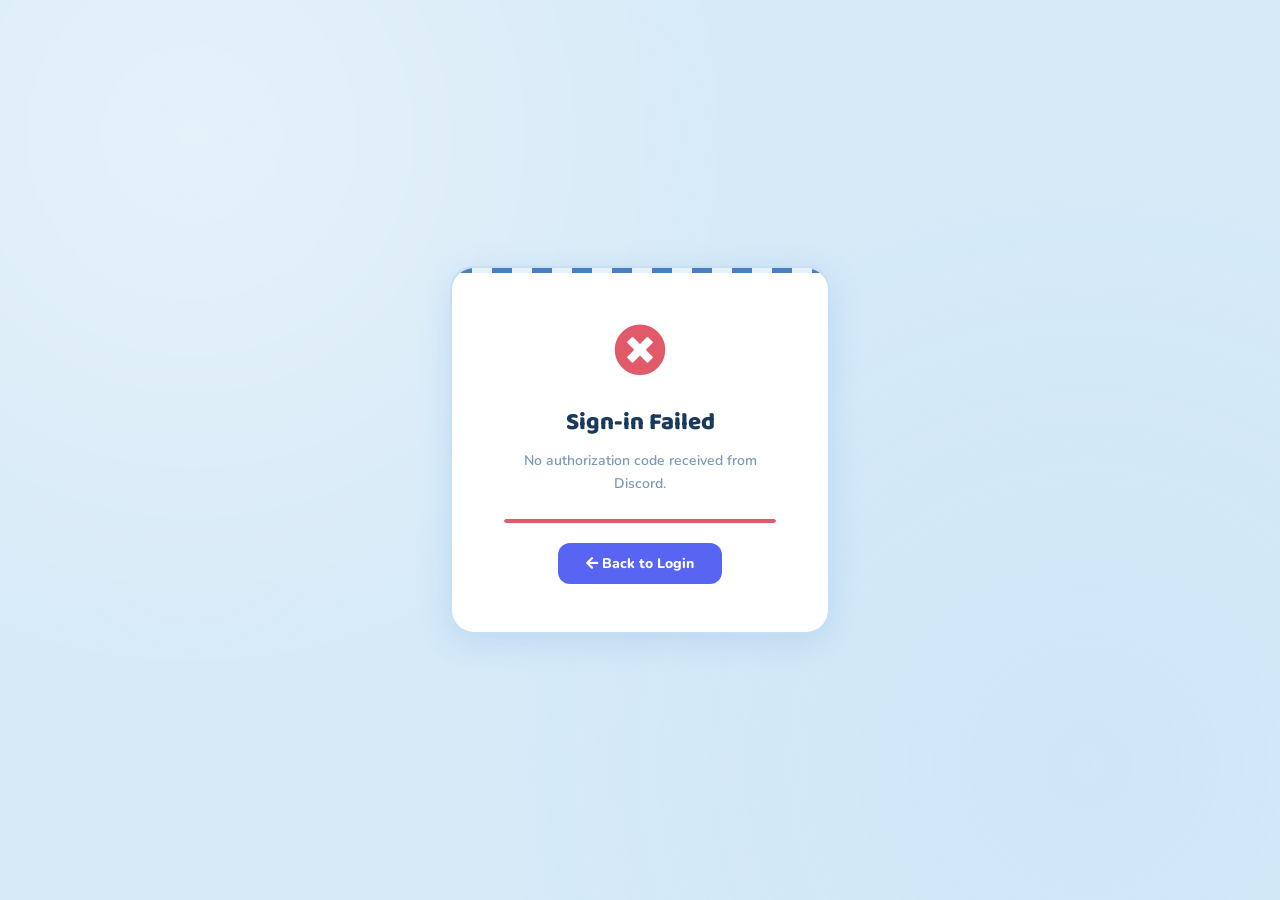
<file: oauth-callback.html>
<!DOCTYPE html>
<html lang="en">
<head>
<meta charset="UTF-8" />
<meta name="viewport" content="width=device-width, initial-scale=1.0" />
<title>Jiro — Signing in…</title>
<link href="https://fonts.googleapis.com/css2?family=Nunito:wght@700;800&family=Baloo+2:wght@700;800&display=swap" rel="stylesheet" />
<link rel="stylesheet" href="https://cdnjs.cloudflare.com/ajax/libs/font-awesome/5.15.4/css/all.min.css" />
<style>
  :root {
    --sky:   #d6eaf8;
    --navy:  #1a3a5c;
    --navy2: #2a527a;
    --blue:  #4a90d9;
    --blue2: #5ba3e8;
    --red:   #e05a6a;
    --green: #4caf82;
    --white: #ffffff;
    --border:#c5dff5;
    --font:      'Nunito', sans-serif;
    --font-head: 'Baloo 2', cursive;
  }

  *, *::before, *::after { box-sizing: border-box; margin: 0; padding: 0; }

  body {
    background: var(--sky);
    min-height: 100vh;
    display: flex;
    align-items: center;
    justify-content: center;
    font-family: var(--font);
  }

  body::before {
    content: '';
    position: fixed; inset: 0;
    background-image:
      radial-gradient(circle at 15% 15%, #ffffff60 0%, transparent 45%),
      radial-gradient(circle at 85% 85%, #b8d9f530 0%, transparent 45%);
    pointer-events: none;
  }

  .card {
    background: var(--white);
    border-radius: 24px;
    border: 2px solid var(--border);
    box-shadow: 0 8px 32px #4a90d930;
    padding: 48px 52px;
    text-align: center;
    max-width: 380px;
    width: 90%;
    position: relative;
    overflow: hidden;
  }

  .card::before {
    content: '';
    position: absolute; top: 0; left: 0; right: 0; height: 5px;
    background: repeating-linear-gradient(90deg,
      #4a7fc1 0px, #4a7fc1 20px, #e8f0fa 20px, #e8f0fa 40px);
  }

  .icon-wrap {
    font-size: 52px;
    color: var(--blue);
    margin-bottom: 16px;
  }

  .icon-wrap.success { color: var(--green); }
  .icon-wrap.error   { color: var(--red); }

  .spin { animation: spin 1s linear infinite; display: inline-block; }
  @keyframes spin { to { transform: rotate(360deg); } }

  .title {
    font-family: var(--font-head);
    font-size: 24px;
    font-weight: 800;
    color: var(--navy);
    margin-bottom: 8px;
  }

  .sub {
    font-size: 14px;
    color: #7a9ab5;
    font-weight: 600;
    line-height: 1.6;
  }

  .progress-bar {
    height: 4px;
    background: var(--border);
    border-radius: 99px;
    margin-top: 24px;
    overflow: hidden;
  }

  .progress-fill {
    height: 100%;
    background: linear-gradient(90deg, var(--blue), var(--blue2));
    border-radius: 99px;
    animation: progress 2s ease-in-out forwards;
  }

  @keyframes progress {
    0%   { width: 0%; }
    60%  { width: 80%; }
    100% { width: 95%; }
  }

  .progress-fill.done { width: 100% !important; animation: none; background: var(--green); transition: width .3s, background .3s; }
  .progress-fill.fail { width: 100% !important; animation: none; background: var(--red);   transition: width .3s, background .3s; }

  .btn-retry {
    display: inline-block;
    margin-top: 20px;
    background: #5865F2;
    color: #fff;
    border: none;
    padding: 11px 28px;
    border-radius: 12px;
    font-family: var(--font);
    font-size: 14px;
    font-weight: 800;
    cursor: pointer;
    transition: background .2s, transform .2s;
    text-decoration: none;
  }
  .btn-retry:hover { background: #4752c4; transform: translateY(-1px); }
  .btn-retry { display: none; }
</style>
</head>
<body>
<div class="card">
  <div class="icon-wrap" id="icon"><i class="fas fa-circle-notch spin"></i></div>
  <div class="title" id="title">Signing you in…</div>
  <div class="sub"  id="sub">Verifying your Discord account. This only takes a moment.</div>
  <div class="progress-bar"><div class="progress-fill" id="progress"></div></div>
  <a class="btn-retry" id="retry-btn" href="dashboard.html">
    <i class="fas fa-arrow-left"></i> Back to Login
  </a>
</div>

<script>
const EDGE_TOKEN_URL = 'https://hfxagwcwaalrmaqzhyfj.supabase.co/functions/v1/discord-oauth';
const DASHBOARD_URL  = window.location.href.replace('oauth-callback.html', 'dashboard.html');
const REDIRECT_URI   = window.location.origin + window.location.pathname;

function setError(msg) {
  document.getElementById('icon').className      = 'icon-wrap error';
  document.getElementById('icon').innerHTML      = '<i class="fas fa-times-circle"></i>';
  document.getElementById('title').textContent   = 'Sign-in Failed';
  document.getElementById('sub').textContent     = msg;
  document.getElementById('progress').className  = 'progress-fill fail';
  document.getElementById('retry-btn').style.display = 'inline-block';
}

function setSuccess() {
  document.getElementById('icon').className      = 'icon-wrap success';
  document.getElementById('icon').innerHTML      = '<i class="fas fa-check-circle"></i>';
  document.getElementById('title').textContent   = 'Signed in!';
  document.getElementById('sub').textContent     = 'Redirecting to your dashboard…';
  document.getElementById('progress').className  = 'progress-fill done';
}

(async () => {
  const params = new URLSearchParams(window.location.search);
  const code   = params.get('code');
  const state  = params.get('state');

  if (!code) {
    setError('No authorization code received from Discord.');
    return;
  }

  if (state && sessionStorage.getItem('oauth_state') !== state) {
    setError('State mismatch — possible CSRF attack. Please try logging in again.');
    return;
  }
  sessionStorage.removeItem('oauth_state');

  try {
    const res = await fetch(EDGE_TOKEN_URL, {
      method: 'POST',
      headers: { 'Content-Type': 'application/json' },
      body: JSON.stringify({ code, redirect_uri: REDIRECT_URI })
    });

    if (!res.ok) {
      const text = await res.text();
      throw new Error(text || `HTTP ${res.status}`);
    }

    const { access_token } = await res.json();
    if (!access_token) throw new Error('No access token returned from server.');

    sessionStorage.setItem('discord_token', access_token);
    setSuccess();

    setTimeout(() => { window.location.href = DASHBOARD_URL; }, 800);
  } catch (e) {
    setError('Login failed: ' + e.message);
  }
})();
</script>
</body>
</html>
</file>
